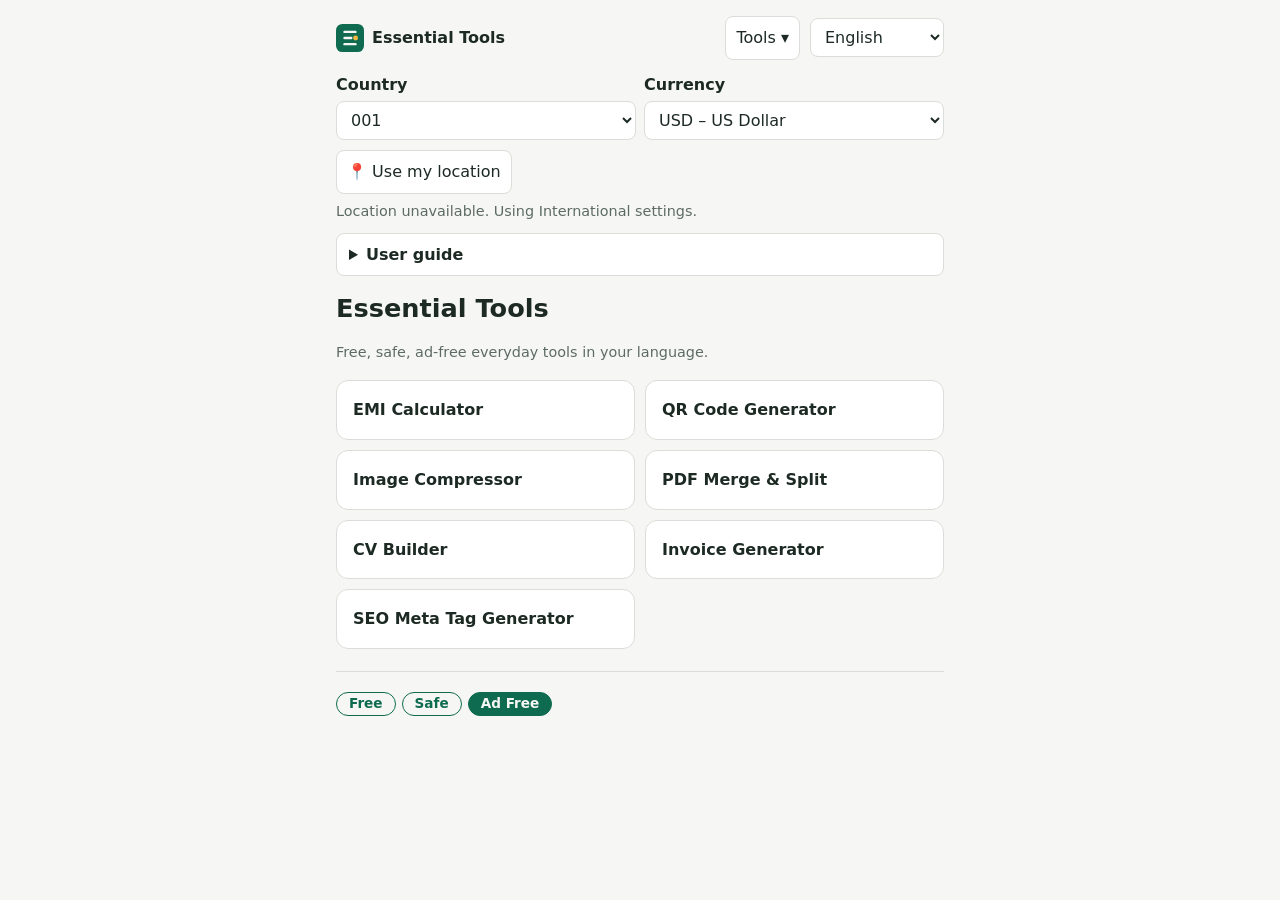
<file: index.html>
<!doctype html>
<html lang="en">
<head>
<meta charset="utf-8">
<meta name="viewport" content="width=device-width, initial-scale=1, viewport-fit=cover">
<title>Essential Tools</title>
<link rel="stylesheet" href="common.css">
</head>
<body>
<main>
<div id="et-top"></div>
<h1 id="t"></h1>
<p class="mu" id="tag"></p>
<div class="grid" id="grid"></div>
<div id="et-bottom"></div>
</main>
<script src="common.js"></script>
<script>
const S2={
en:"Free, safe, ad-free everyday tools in your language.|Pick a tool below. Language, currency and country rules follow your settings above.",
bn:"দৈনন্দিন কাজের ফ্রি, নিরাপদ ও বিজ্ঞাপনমুক্ত টুল, আপনার ভাষায়।|নিচ থেকে একটা টুল বেছে নিন। ভাষা, মুদ্রা ও দেশের নিয়ম ওপরের সেটিং অনুযায়ী চলবে।",
hi:"रोज़मर्रा के मुफ़्त, सुरक्षित और विज्ञापन-रहित टूल, आपकी भाषा में।|नीचे से कोई टूल चुनें। भाषा, मुद्रा और देश के नियम ऊपर की सेटिंग के अनुसार चलेंगे।",
ur:"روزمرہ کے مفت، محفوظ اور اشتہار سے پاک ٹولز، آپ کی زبان میں۔|نیچے سے کوئی ٹول چنیں۔ زبان، کرنسی اور ملک کے قواعد اوپر کی ترتیبات کے مطابق ہوں گے۔",
ar:"أدوات يومية مجانية وآمنة وخالية من الإعلانات بلغتك.|اختر أداة من الأسفل. تتبع اللغة والعملة وقواعد الدولة الإعدادات أعلاه.",
fa:"ابزارهای روزمره رایگان، امن و بدون تبلیغ، به زبان شما.|یک ابزار از پایین انتخاب کنید. زبان، ارز و قوانین کشور طبق تنظیمات بالا است.",
tr:"Günlük hayat için ücretsiz, güvenli ve reklamsız araçlar, kendi dilinizde.|Aşağıdan bir araç seçin. Dil, para birimi ve ülke kuralları yukarıdaki ayarlara uyar.",
zh:"免费、安全、无广告的日常工具，支持您的语言。|请从下方选择工具。语言、货币和国家规则将遵循上方设置。",
ja:"無料・安全・広告なしの日常ツールを、あなたの言語で。|下からツールを選んでください。言語・通貨・国のルールは上の設定に従います。",
ko:"무료, 안전, 광고 없는 생활 도구를 당신의 언어로.|아래에서 도구를 선택하세요. 언어, 통화, 국가별 규칙은 위 설정을 따릅니다.",
ru:"Бесплатные, безопасные инструменты без рекламы на вашем языке.|Выберите инструмент ниже. Язык, валюта и правила страны зависят от настроек выше.",
es:"Herramientas cotidianas gratuitas, seguras y sin anuncios, en tu idioma.|Elige una herramienta abajo. El idioma, la moneda y las reglas del país siguen tus ajustes.",
fr:"Des outils du quotidien gratuits, sûrs et sans publicité, dans votre langue.|Choisissez un outil ci-dessous. La langue, la devise et les règles du pays suivent vos réglages.",
de:"Kostenlose, sichere und werbefreie Alltagstools in Ihrer Sprache.|Wählen Sie unten ein Tool. Sprache, Währung und Länderregeln folgen Ihren Einstellungen.",
pt:"Ferramentas do dia a dia gratuitas, seguras e sem anúncios, no seu idioma.|Escolha uma ferramenta abaixo. Idioma, moeda e regras do país seguem suas configurações.",
it:"Strumenti quotidiani gratuiti, sicuri e senza pubblicità, nella tua lingua.|Scegli uno strumento qui sotto. Lingua, valuta e regole del paese seguono le tue impostazioni.",
nl:"Gratis, veilige en advertentievrije hulpmiddelen voor elke dag, in uw taal.|Kies hieronder een hulpmiddel. Taal, valuta en landregels volgen uw instellingen.",
pl:"Darmowe, bezpieczne narzędzia na co dzień, bez reklam, w Twoim języku.|Wybierz narzędzie poniżej. Język, waluta i zasady kraju zależą od ustawień powyżej.",
uk:"Безкоштовні, безпечні інструменти без реклами вашою мовою.|Оберіть інструмент нижче. Мова, валюта та правила країни залежать від налаштувань вище.",
id:"Alat sehari-hari gratis, aman, dan bebas iklan dalam bahasa Anda.|Pilih alat di bawah. Bahasa, mata uang, dan aturan negara mengikuti pengaturan di atas.",
ms:"Alat harian percuma, selamat dan bebas iklan dalam bahasa anda.|Pilih alat di bawah. Bahasa, mata wang dan peraturan negara mengikut tetapan di atas.",
th:"เครื่องมือใช้งานประจำวัน ฟรี ปลอดภัย ไม่มีโฆษณา ในภาษาของคุณ|เลือกเครื่องมือด้านล่าง ภาษา สกุลเงิน และกฎของประเทศจะเป็นไปตามการตั้งค่าด้านบน",
vi:"Công cụ hằng ngày miễn phí, an toàn, không quảng cáo, bằng ngôn ngữ của bạn.|Chọn một công cụ bên dưới. Ngôn ngữ, tiền tệ và quy tắc quốc gia theo cài đặt phía trên.",
ta:"உங்கள் மொழியில் இலவச, பாதுகாப்பான, விளம்பரமில்லாத தினசரி கருவிகள்.|கீழே ஒரு கருவியைத் தேர்ந்தெடுக்கவும். மொழி, நாணயம், நாட்டு விதிகள் மேலுள்ள அமைப்புகளைப் பின்பற்றும்.",
te:"మీ భాషలో ఉచిత, సురక్షిత, ప్రకటనలు లేని రోజువారీ సాధనాలు.|కింద ఒక సాధనాన్ని ఎంచుకోండి. భాష, కరెన్సీ, దేశ నియమాలు పై సెట్టింగ్‌లను అనుసరిస్తాయి.",
mr:"तुमच्या भाषेत मोफत, सुरक्षित आणि जाहिरातमुक्त रोजची साधने.|खालून एक साधन निवडा. भाषा, चलन आणि देशाचे नियम वरील सेटिंगनुसार चालतील.",
ne:"तपाईंको भाषामा निःशुल्क, सुरक्षित र विज्ञापनरहित दैनिक उपकरणहरू।|तल एउटा उपकरण छान्नुहोस्। भाषा, मुद्रा र देशका नियम माथिको सेटिङ अनुसार चल्छन्।",
si:"ඔබේ භාෂාවෙන් නොමිලේ, ආරක්ෂිත, දැන්වීම් රහිත එදිනෙදා මෙවලම්.|පහතින් මෙවලමක් තෝරන්න. භාෂාව, මුදල් සහ රටේ නීති ඉහත සැකසුම් අනුගමනය කරයි.",
sw:"Zana za kila siku zisizo na malipo, salama na zisizo na matangazo, kwa lugha yako.|Chagua zana hapa chini. Lugha, sarafu na kanuni za nchi hufuata mipangilio iliyo juu.",
he:"כלים יומיומיים חינמיים, בטוחים וללא פרסומות בשפה שלכם.|בחרו כלי למטה. השפה, המטבע וכללי המדינה נקבעים לפי ההגדרות למעלה.",
el:"Δωρεάν, ασφαλή εργαλεία καθημερινής χρήσης χωρίς διαφημίσεις, στη γλώσσα σας.|Επιλέξτε ένα εργαλείο παρακάτω. Γλώσσα, νόμισμα και κανόνες χώρας ακολουθούν τις ρυθμίσεις πάνω.",
sv:"Gratis, säkra och reklamfria vardagsverktyg på ditt språk.|Välj ett verktyg nedan. Språk, valuta och landsregler följer inställningarna ovan."};
const $=id=>document.getElementById(id);
function labels(){
$("t").textContent="Essential Tools";document.title="Essential Tools";
$("tag").textContent=ET.t2(0);
$("grid").innerHTML=ET.tools.map(t=>'<a class="card" href="'+t[0]+'">'+ET.title(t)+'</a>').join("");}
ET.start({id:"home",file:"index.html",S:{en:"Essential Tools"},S2,labels,guide:()=>ET.t2(1),history:false});
</script>
</body>
</html>
</file>
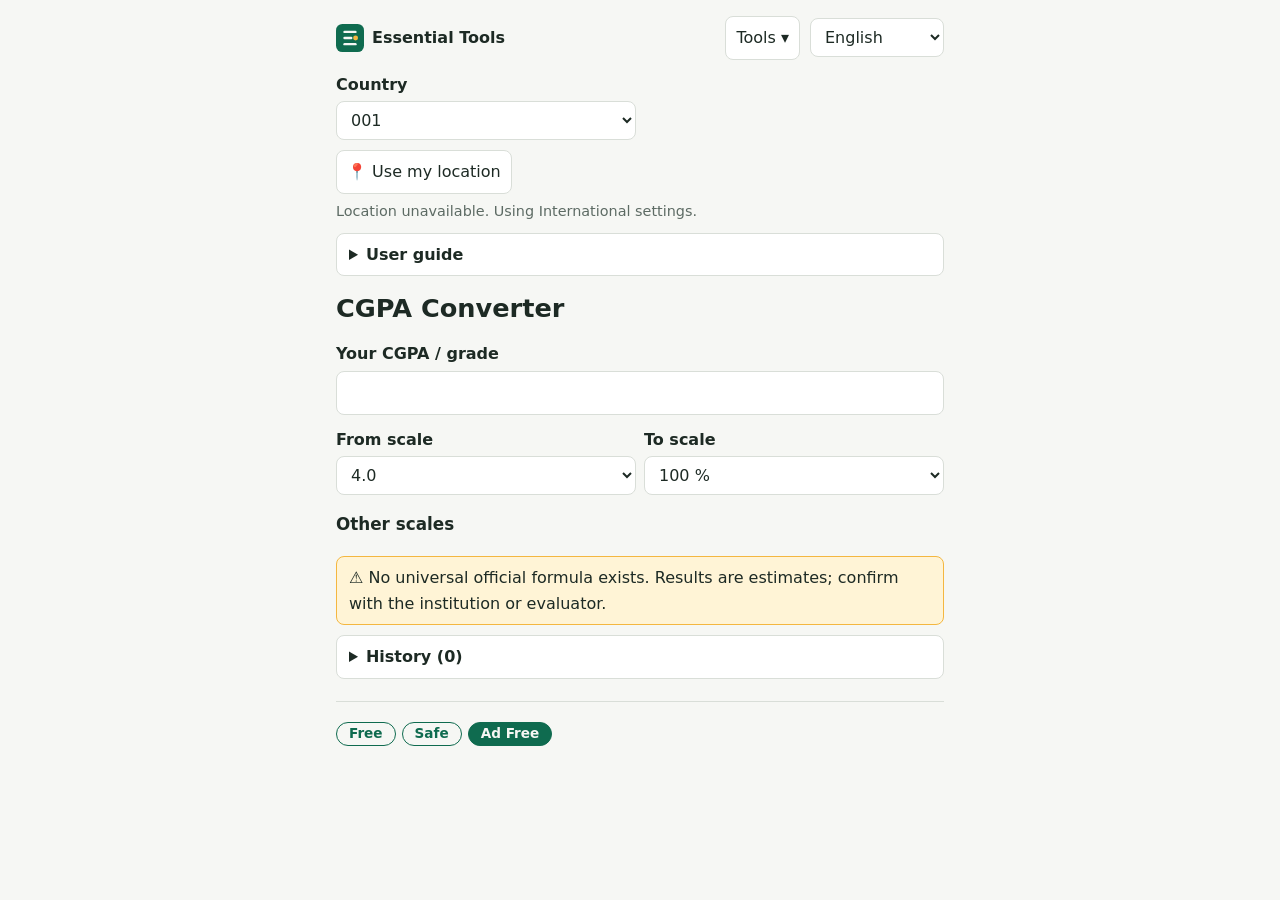
<file: cgpa.html>
<!doctype html>
<html lang="en">
<head>
<meta charset="utf-8">
<meta name="viewport" content="width=device-width, initial-scale=1, viewport-fit=cover">
<title>CGPA Converter | Essential Tools</title>
<link rel="stylesheet" href="common.css">
<style>input[type=checkbox]{width:auto;margin-inline-end:6px}.ck{font-weight:400;display:flex;align-items:center}.big{font-size:2rem;font-weight:700;color:var(--ac);margin:14px 0 4px;word-break:break-word}.res{list-style:none;padding:0;margin:8px 0}.res li{display:flex;justify-content:space-between;padding:6px 12px;border:1px solid var(--ln);border-radius:8px;background:var(--sf);margin:5px 0}.cls{font-weight:600}</style>
</head>
<body>
<main>
<div id="et-top"></div>
<h1 id="t"></h1>
<label for="g" id="l_g"></label><input id="g" inputmode="decimal" autocomplete="off">
<div class="set"><div><label for="fs" id="l_f"></label><select id="fs"></select></div><div><label for="ts" id="l_t"></label><select id="ts"></select></div></div>
<label class="ck" id="cb" hidden><input type="checkbox" id="cbx">CBSE: % = CGPA × 9.5</label>
<div class="big" id="big" role="status" aria-live="polite" dir="auto"></div>
<p class="cls" id="cl" dir="auto"></p>
<h2 id="h_o" style="font-size:1.05rem;margin:14px 0 0"></h2>
<ul class="res" id="out"></ul>
<p class="mu" id="sc" dir="auto"></p>
<div id="et-bottom"></div>
</main>
<script src="common.js"></script>
<script>
/* Strings, in this order: 0 title | 1 Your CGPA / grade | 2 From scale | 3 To scale | 4 Other scales | 5 Warning | 6 Guide | 7 Above maximum */
const S={
en:"CGPA Converter|Your CGPA / grade|From scale|To scale|Other scales|No universal official formula exists. Results are estimates; confirm with the institution or evaluator.|Enter your CGPA, choose its scale, then the scale to convert to.|Value is above the scale maximum.",
bn:"CGPA কনভার্টার|আপনার CGPA / গ্রেড|যে স্কেল থেকে|যে স্কেলে|অন্যান্য স্কেল|সর্বজনীন কোনো সরকারি সূত্র নেই। ফলাফল আনুমানিক; প্রতিষ্ঠান বা মূল্যায়ন সংস্থার সাথে নিশ্চিত হোন।|আপনার CGPA দিন, তার স্কেল বেছে নিন, তারপর যে স্কেলে রূপান্তর করবেন সেটি বেছে নিন।|মান স্কেলের সর্বোচ্চ সীমার বেশি।",
hi:"CGPA कन्वर्टर|आपका CGPA / ग्रेड|किस स्केल से|किस स्केल में|अन्य स्केल|कोई सार्वभौमिक आधिकारिक सूत्र नहीं है। परिणाम अनुमानित हैं; संस्थान या मूल्यांकनकर्ता से पुष्टि करें।|अपना CGPA दें, उसका स्केल चुनें, फिर जिस स्केल में बदलना है उसे चुनें।|मान स्केल की अधिकतम सीमा से अधिक है।",
ur:"CGPA کنورٹر|آپ کا CGPA / گریڈ|کس اسکیل سے|کس اسکیل میں|دیگر اسکیلز|کوئی عالمگیر سرکاری فارمولا موجود نہیں۔ نتائج تخمینی ہیں؛ ادارے یا جانچ کنندہ سے تصدیق کریں۔|اپنا CGPA درج کریں، اس کا اسکیل چنیں، پھر جس اسکیل میں بدلنا ہے وہ چنیں۔|قدر اسکیل کی زیادہ سے زیادہ حد سے زیادہ ہے۔",
ar:"محوّل المعدل التراكمي|معدلك التراكمي / درجتك|من المقياس|إلى المقياس|مقاييس أخرى|لا توجد صيغة رسمية موحدة. النتائج تقديرية؛ تأكد من الجامعة أو جهة التقييم.|أدخل معدلك التراكمي، واختر مقياسه، ثم المقياس المراد التحويل إليه.|القيمة أعلى من الحد الأقصى للمقياس.",
fa:"مبدل معدل کل (CGPA)|معدل / نمره شما|از مقیاس|به مقیاس|مقیاس‌های دیگر|فرمول رسمی جهانی وجود ندارد. نتایج تقریبی است؛ با مؤسسه یا ارزیاب تأیید کنید.|معدل خود را وارد کنید، مقیاس آن را انتخاب کنید، سپس مقیاس مقصد را برگزینید.|مقدار از حداکثر مقیاس بیشتر است.",
tr:"CGPA Dönüştürücü|CGPA / notunuz|Kaynak ölçek|Hedef ölçek|Diğer ölçekler|Evrensel resmî bir formül yoktur. Sonuçlar tahminidir; kurum veya değerlendirme kuruluşuyla doğrulayın.|CGPA’nızı girin, ölçeğini seçin, ardından dönüştürülecek ölçeği seçin.|Değer ölçeğin üst sınırını aşıyor.",
zh:"绩点转换器|您的绩点/成绩|原评分制|目标评分制|其他评分制|不存在通用的官方公式，结果仅为估算，请向院校或认证机构确认。|输入您的绩点，选择其评分制，再选择要转换到的评分制。|数值超过该评分制的最大值。",
ja:"GPA換算ツール|あなたのGPA／成績|換算元の尺度|換算先の尺度|他の尺度|公式な共通換算式はありません。結果は概算です。大学や評価機関にご確認ください。|GPAを入力し、その尺度と換算先の尺度を選んでください。|値が尺度の上限を超えています。",
ko:"학점 변환기|내 학점/성적|변환 전 척도|변환 후 척도|다른 척도|공식적인 공통 환산식은 없습니다. 결과는 추정치이며 학교나 평가기관에 확인하세요.|학점을 입력하고 척도를 고른 뒤 변환할 척도를 선택하세요.|값이 척도의 최댓값을 넘습니다.",
ru:"Конвертер среднего балла|Ваш средний балл / оценка|Из шкалы|В шкалу|Другие шкалы|Единой официальной формулы нет. Результат приблизителен; уточните в вузе или оценочной организации.|Введите средний балл, выберите его шкалу, затем шкалу для перевода.|Значение выше максимума шкалы.",
es:"Conversor de promedio (CGPA)|Tu promedio / nota|Escala de origen|Escala de destino|Otras escalas|No existe una fórmula oficial universal. Los resultados son estimados; confirma con la institución o el evaluador.|Introduce tu promedio, elige su escala y luego la escala a la que convertir.|El valor supera el máximo de la escala.",
fr:"Convertisseur de moyenne (CGPA)|Votre moyenne / note|Échelle de départ|Échelle d’arrivée|Autres échelles|Il n’existe pas de formule officielle universelle. Résultats estimatifs; vérifiez auprès de l’établissement ou de l’évaluateur.|Saisissez votre moyenne, choisissez son échelle, puis l’échelle de conversion.|La valeur dépasse le maximum de l’échelle.",
de:"Notendurchschnitt-Umrechner (CGPA)|Ihr Durchschnitt / Ihre Note|Von Skala|Zu Skala|Andere Skalen|Es gibt keine einheitliche offizielle Formel. Ergebnisse sind Schätzungen; bei der Hochschule oder Anerkennungsstelle bestätigen.|Durchschnitt eingeben, seine Skala wählen, dann die Zielskala wählen.|Wert liegt über dem Maximum der Skala.",
pt:"Conversor de CGPA|Seu CGPA / nota|Escala de origem|Escala de destino|Outras escalas|Não há fórmula oficial universal. Resultados são estimativas; confirme com a instituição ou avaliador.|Informe seu CGPA, escolha a escala e depois a escala de destino.|O valor excede o máximo da escala.",
it:"Convertitore di media (CGPA)|La tua media / voto|Scala di partenza|Scala di arrivo|Altre scale|Non esiste una formula ufficiale universale. Risultati indicativi; conferma con l’istituzione o il valutatore.|Inserisci la tua media, scegli la scala e poi quella di destinazione.|Il valore supera il massimo della scala.",
nl:"CGPA-omzetter|Uw gemiddelde / cijfer|Van schaal|Naar schaal|Andere schalen|Er is geen universele officiële formule. Resultaten zijn schattingen; bevestig bij de instelling of beoordelaar.|Voer uw gemiddelde in, kies de schaal en daarna de doelschaal.|Waarde is hoger dan het maximum van de schaal.",
pl:"Przelicznik CGPA|Twoja średnia / ocena|Ze skali|Na skalę|Inne skale|Brak uniwersalnego oficjalnego wzoru. Wyniki są szacunkowe; potwierdź w uczelni lub u oceniającego.|Wpisz średnią, wybierz jej skalę, a potem skalę docelową.|Wartość przekracza maksimum skali.",
uk:"Конвертер середнього балу|Ваш середній бал / оцінка|Зі шкали|У шкалу|Інші шкали|Універсальної офіційної формули немає. Результат орієнтовний; уточніть у закладі чи оцінювача.|Введіть середній бал, виберіть його шкалу, потім шкалу для перетворення.|Значення перевищує максимум шкали.",
id:"Konverter IPK/CGPA|IPK / nilai Anda|Dari skala|Ke skala|Skala lain|Tidak ada rumus resmi universal. Hasil hanya perkiraan; konfirmasi ke institusi atau penilai.|Masukkan IPK Anda, pilih skalanya, lalu skala tujuan.|Nilai melebihi batas maksimum skala.",
ms:"Penukar CGPA|CGPA / gred anda|Dari skala|Ke skala|Skala lain|Tiada formula rasmi universal. Hasil ialah anggaran; sahkan dengan institusi atau penilai.|Masukkan CGPA anda, pilih skalanya, kemudian skala tujuan.|Nilai melebihi had maksimum skala.",
th:"ตัวแปลงเกรดเฉลี่ย (CGPA)|เกรดเฉลี่ย / เกรดของคุณ|จากมาตราส่วน|เป็นมาตราส่วน|มาตราส่วนอื่น|ไม่มีสูตรทางการที่ใช้ได้ทั่วโลก ผลลัพธ์เป็นค่าประมาณ โปรดยืนยันกับสถาบันหรือผู้ประเมิน|ใส่เกรดเฉลี่ย เลือกมาตราส่วนของเกรด แล้วเลือกมาตราส่วนที่ต้องการแปลง|ค่าสูงกว่าค่าสูงสุดของมาตราส่วน",
vi:"Công cụ quy đổi điểm trung bình (CGPA)|Điểm trung bình / điểm của bạn|Từ thang điểm|Sang thang điểm|Thang điểm khác|Không có công thức chính thức chung. Kết quả chỉ là ước tính; hãy xác nhận với trường hoặc đơn vị đánh giá.|Nhập điểm trung bình, chọn thang điểm, rồi chọn thang điểm cần quy đổi.|Giá trị vượt quá mức tối đa của thang điểm.",
ta:"CGPA மாற்றி|உங்கள் CGPA / தரம்|எந்த அளவிலிருந்து|எந்த அளவுக்கு|பிற அளவுகள்|உலகளாவிய அதிகாரப்பூர்வ சூத்திரம் இல்லை. முடிவுகள் மதிப்பீடுகளே; நிறுவனம் அல்லது மதிப்பீட்டாளரிடம் உறுதிசெய்யுங்கள்.|உங்கள் CGPA-ஐ உள்ளிட்டு, அதன் அளவைத் தேர்ந்து, மாற்ற வேண்டிய அளவைத் தேர்ந்தெடுங்கள்.|மதிப்பு அளவின் அதிகபட்சத்தை மீறுகிறது.",
te:"CGPA కన్వర్టర్|మీ CGPA / గ్రేడ్|ఏ స్కేల్ నుండి|ఏ స్కేల్‌కు|ఇతర స్కేల్‌లు|సార్వత్రిక అధికారిక సూత్రం లేదు. ఫలితాలు అంచనాలే; సంస్థ లేదా మూల్యాంకన సంస్థతో నిర్ధారించుకోండి.|మీ CGPA నమోదు చేసి, దాని స్కేల్ ఎంచుకుని, మార్చాల్సిన స్కేల్ ఎంచుకోండి.|విలువ స్కేల్ గరిష్ఠాన్ని మించింది.",
mr:"CGPA कन्वर्टर|तुमचा CGPA / ग्रेड|कोणत्या स्केलमधून|कोणत्या स्केलमध्ये|इतर स्केल|सार्वत्रिक अधिकृत सूत्र नाही. निकाल अंदाजे आहेत; संस्था किंवा मूल्यांकनकर्त्याकडे खात्री करा.|तुमचा CGPA टाका, त्याचा स्केल निवडा, मग रूपांतर करायचा स्केल निवडा.|मूल्य स्केलच्या कमाल मर्यादेपेक्षा जास्त आहे.",
ne:"CGPA कन्भर्टर|तपाईंको CGPA / ग्रेड|कुन स्केलबाट|कुन स्केलमा|अन्य स्केल|विश्वव्यापी आधिकारिक सूत्र छैन। नतिजा अनुमानित हुन्; संस्था वा मूल्यांकनकर्तासँग पुष्टि गर्नुहोस्।|आफ्नो CGPA राख्नुहोस्, त्यसको स्केल छान्नुहोस्, अनि रूपान्तरण गर्ने स्केल छान्नुहोस्।|मान स्केलको अधिकतम सीमाभन्दा बढी छ।",
si:"CGPA පරිවර්තකය|ඔබේ CGPA / ශ්‍රේණිය|මෙම පරිමාණයෙන්|මෙම පරිමාණයට|වෙනත් පරිමාණ|විශ්වීය නිල සූත්‍රයක් නැත. ප්‍රතිඵල ඇස්තමේන්තු පමණි; ආයතනය හෝ ඇගයුම්කරුගෙන් තහවුරු කරගන්න.|ඔබේ CGPA ඇතුළත් කර, එහි පරිමාණය තෝරා, පරිවර්තනය කළ යුතු පරිමාණය තෝරන්න.|අගය පරිමාණයේ උපරිමය ඉක්මවයි.",
sw:"Kigeuza CGPA|CGPA / daraja lako|Kutoka kipimo|Kwenda kipimo|Vipimo vingine|Hakuna kanuni rasmi ya kimataifa. Matokeo ni makadirio; thibitisha na taasisi au mtathmini.|Weka CGPA yako, chagua kipimo chake, kisha kipimo cha kubadilishia.|Thamani ni kubwa kuliko kiwango cha juu cha kipimo.",
he:"ממיר ממוצע (CGPA)|הממוצע / הציון שלך|מסולם|לסולם|סולמות אחרים|אין נוסחה רשמית אוניברסלית. התוצאות הן הערכה; אשרו מול המוסד או גוף ההערכה.|הזינו את הממוצע, בחרו את הסולם שלו ואז את סולם היעד.|הערך גבוה ממקסימום הסולם.",
el:"Μετατροπέας βαθμού (CGPA)|Ο μέσος όρος / βαθμός σας|Από κλίμακα|Σε κλίμακα|Άλλες κλίμακες|Δεν υπάρχει καθολικός επίσημος τύπος. Τα αποτελέσματα είναι εκτιμήσεις· επιβεβαιώστε με το ίδρυμα.|Εισάγετε τον μέσο όρο, επιλέξτε την κλίμακα και μετά την κλίμακα μετατροπής.|Η τιμή υπερβαίνει το μέγιστο της κλίμακας.",
sv:"CGPA-omvandlare|Ditt snittbetyg / betyg|Från skala|Till skala|Andra skalor|Det finns ingen universell officiell formel. Resultaten är uppskattningar; bekräfta med lärosätet eller bedömaren.|Ange ditt snitt, välj dess skala och sedan målskalan.|Värdet är över skalans maximum."};
const $=id=>document.getElementById(id),T=k=>ET.t(k);
/* scale maximums. 100 = percentage. Conversion is proportional (value / max); there is no official universal formula. */
const SC=[4,4.5,5,7,10,20,100],LB={100:"100 %"};
const lb=s=>LB[s]||(Number.isInteger(s)&&s>=10?String(s):s.toFixed(1));
/* default "from" scale per country; "to" defaults to 4.0 (or 100 % when from is 4.0). Local scales are numbers, shown as written. */
const P={BD:4,IN:10,PK:4,NP:4,LK:4,US:4,CA:4,GB:100,IE:100,AU:7,FR:20,NL:10,ES:10,RU:5,CN:100,JP:4,KR:4.5,TR:4,SA:5,ZA:100,NG:5};
/* scales commonly used locally (numbers and proper terms only) */
const I={BD:"5.0 · 4.0",IN:"10 · 100 %",PK:"4.0 · 100 %",NP:"4.0 · 100 %",LK:"4.0",US:"4.0",CA:"4.0 · 100 %",GB:"100 % · First · 2:1 · 2:2 · Third",IE:"4.0 · 100 %",AU:"7.0",FR:"20",NL:"10",ES:"10",RU:"5",CN:"100 % · 4.0",JP:"4.0",KR:"4.5 · 4.3",TR:"4.0 · 100 %",SA:"5.0 · 4.0",NG:"5.0"};
let D={g:"",f:4,t:100,ov:0};
function num(v){let s=String(v||"").trim().replace(/\s/g,"");
s=s.replace(/[\u0660-\u0669]/g,c=>c.charCodeAt(0)-0x660).replace(/[\u06F0-\u06F9]/g,c=>c.charCodeAt(0)-0x6F0).replace(/[\u0966-\u096F]/g,c=>c.charCodeAt(0)-0x966).replace(/[\u09E6-\u09EF]/g,c=>c.charCodeAt(0)-0x9E6);
if(s.includes(",")&&s.includes("."))s=s.replace(/,/g,"");else s=s.replace(",",".");
const n=parseFloat(s);return isFinite(n)&&n>=0?n:0}
const nf=x=>{try{return new Intl.NumberFormat(ET.state.lang,{minimumFractionDigits:2,maximumFractionDigits:2}).format(x)}catch(e){return x.toFixed(2)}};
const fmt=(x,s)=>nf(x)+(s===100?" %":"");
const cbse=()=>ET.state.country==="IN"&&D.f===10&&$("cbx").checked;
function draw(){
const big=$("big"),out=$("out"),cl=$("cl");out.replaceChildren();cl.textContent="";
$("cb").hidden=!(ET.state.country==="IN"&&D.f===10);
const v=num(D.g);
if(!v){big.textContent="";return}
if(v>D.f){big.textContent=T(7);return}
const pct=cbse()?v*9.5:v/D.f*100,r=pct/100*D.t;
big.textContent=fmt(r,D.t);
SC.filter(s=>s!==D.t&&s!==D.f).forEach(s=>{const li=document.createElement("li"),a=document.createElement("span"),b=document.createElement("span");a.textContent=lb(s);b.textContent=fmt(pct/100*s,s);li.append(a,b);out.appendChild(li)});
if(ET.state.country==="GB"){cl.textContent="🎓 "+(pct>=70?"First":pct>=60?"2:1":pct>=50?"2:2":pct>=40?"Third":"–")}
ET.log(fmt(v,D.f)+" ("+lb(D.f)+") = "+fmt(r,D.t)+" ("+lb(D.t)+")")}
function fill(){
const opts=SC.map(s=>'<option value="'+s+'">'+lb(s)+"</option>").join("");
$("fs").innerHTML=opts;$("ts").innerHTML=opts;$("fs").value=D.f;$("ts").value=D.t}
function labels(){
$("t").textContent=T(0);document.title=T(0)+" | Essential Tools";
$("l_g").textContent=T(1);$("l_f").textContent=T(2);$("l_t").textContent=T(3);$("h_o").textContent=T(4);
if(!D.ov){D.f=P[ET.state.country]||4;D.t=D.f===4?100:4}
$("sc").textContent=I[ET.state.country]?"📘 "+I[ET.state.country]:"";
fill();draw()}
$("g").oninput=e=>{D.g=e.target.value;draw()};
$("fs").onchange=e=>{D.f=+e.target.value;D.ov=1;draw()};
$("ts").onchange=e=>{D.t=+e.target.value;D.ov=1;draw()};
$("cbx").onchange=draw;
ET.start({id:"cgpa",file:"cgpa.html",S,labels,guide:()=>T(6),warn:()=>T(5),currency:false});
</script>
</body>
</html>
</file>
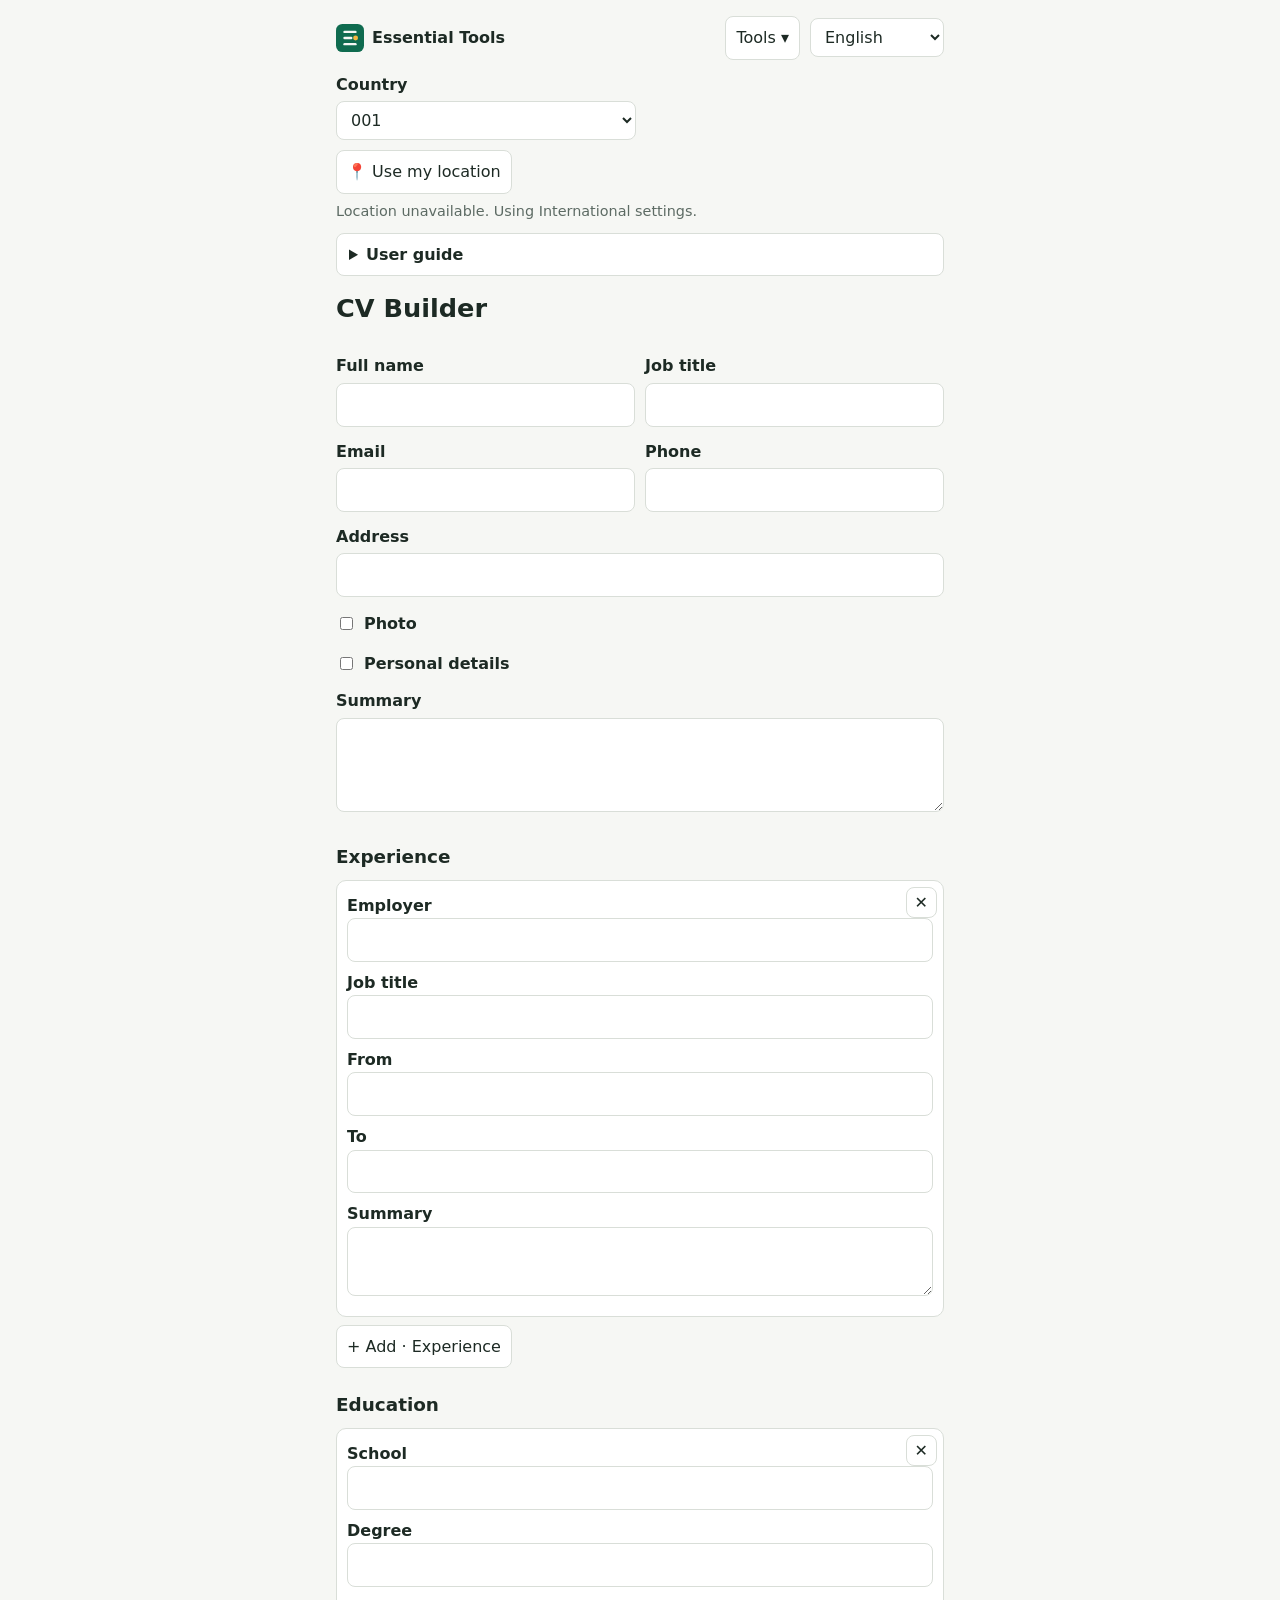
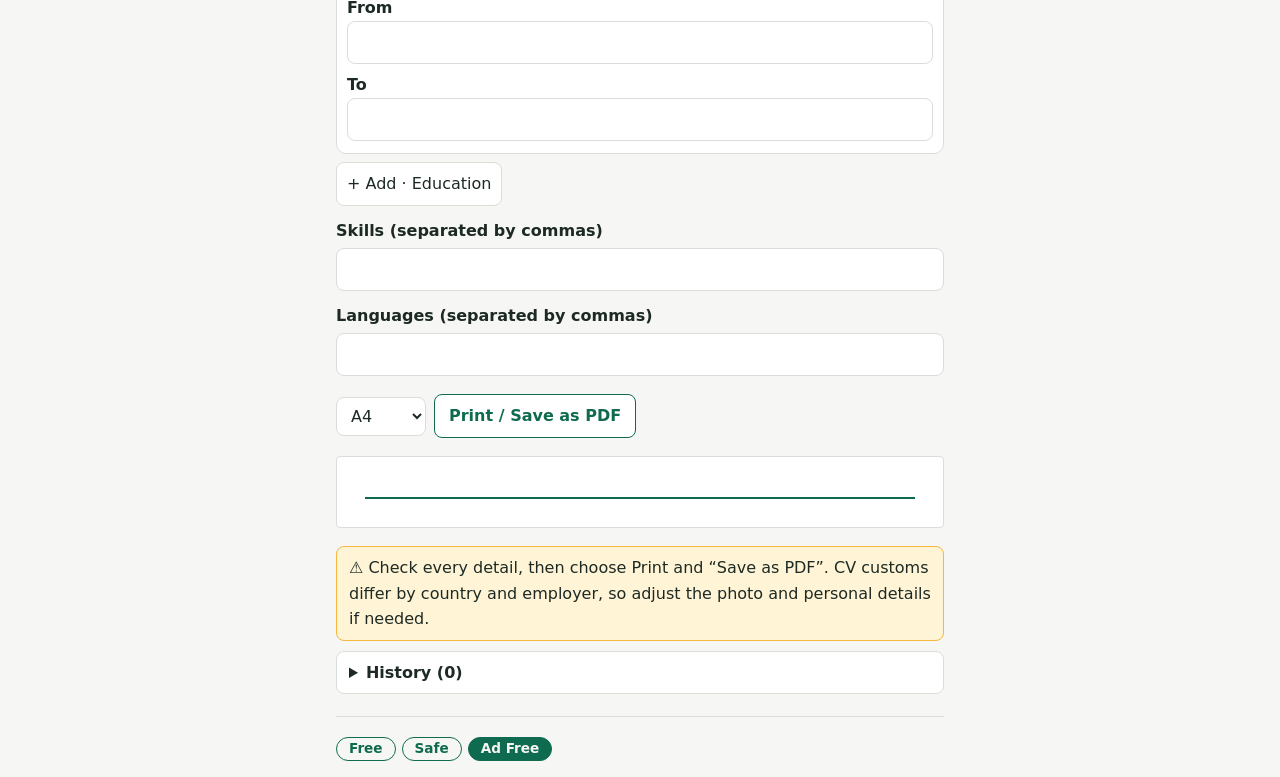
<file: cv.html>
<!doctype html>
<html lang="en">
<head>
<meta charset="utf-8">
<meta name="viewport" content="width=device-width, initial-scale=1, viewport-fit=cover">
<title>CV Builder | Essential Tools</title>
<link rel="stylesheet" href="common.css">
<style id="pg">@page{size:A4;margin:12mm}</style>
<style>
.g2{display:grid;grid-template-columns:1fr 1fr;gap:0 10px}
@media (max-width:520px){.g2{grid-template-columns:1fr}}
textarea{width:100%;font:inherit;color:var(--tx);background:var(--sf);border:1px solid var(--ln);border-radius:8px;padding:8px 10px}
.chk{display:flex;gap:8px;align-items:center;font-weight:600}
.chk input{width:auto}
h2.sh{font-size:1.15rem;margin:22px 0 4px}
.entry{position:relative;border:1px solid var(--ln);border-radius:10px;padding:4px 10px 10px;margin:8px 0;background:var(--sf)}
.entry label{margin:8px 0 2px}
.rm{position:absolute;top:6px;inset-inline-end:6px;padding:2px 8px}
.bar2{display:flex;gap:8px;flex-wrap:wrap;align-items:center;margin:18px 0}
.bar2 select{width:auto}
.paper{background:#fff;color:#111;border:1px solid var(--ln);border-radius:4px;padding:28px;margin:18px auto;line-height:1.45;font-size:14px}
.paper.a4{max-width:794px}.paper.lt{max-width:816px}
.paper .hd{display:flex;gap:18px;align-items:center;border-bottom:2px solid #0f6b4f;padding-bottom:12px}
.paper .ph{width:96px;height:120px;object-fit:cover;border-radius:4px}
.paper .nm{font-size:26px;margin:0;line-height:1.2}
.paper .jb{font-size:16px;color:#0f6b4f;font-weight:600}
.paper .mt{color:#444;font-size:13px}
.paper h3{font-size:14px;text-transform:uppercase;letter-spacing:.06em;color:#0f6b4f;border-bottom:1px solid #ccc;margin:16px 0 6px;padding-bottom:2px}
.paper .rw{display:flex;justify-content:space-between;gap:12px}
.paper .dt{color:#555;white-space:nowrap}
.paper .tx{margin:2px 0 8px;white-space:pre-line}
.paper .en{margin-bottom:6px}
@media print{
body{background:#fff}
#et-top,#et-bottom,.form,h1{display:none!important}
main{padding:0;max-width:none}
.paper{border:0;border-radius:0;padding:0;margin:0;max-width:none;font-size:12pt}
}
</style>
</head>
<body>
<main>
<div id="et-top"></div>
<h1 id="t"></h1>
<div class="form">
<div class="g2"><div><label for="fn" id="l_fn"></label><input id="fn" autocomplete="name"></div><div><label for="jt" id="l_jt"></label><input id="jt"></div></div>
<div class="g2"><div><label for="em" id="l_em"></label><input id="em" type="email" autocomplete="email"></div><div><label for="ph" id="l_ph"></label><input id="ph" type="tel" autocomplete="tel"></div></div>
<label for="ad" id="l_ad"></label><input id="ad" autocomplete="street-address">
<label class="chk" style="margin-top:14px"><input type="checkbox" id="pp"><span id="lpp"></span></label>
<input type="file" id="pf" accept="image/*" hidden>
<label class="chk" style="margin-top:14px"><input type="checkbox" id="pd"><span id="lpd"></span></label>
<div id="pw" hidden><div class="g2"><div><label for="dob" id="l_dob"></label><input id="dob" type="date"></div><div><label for="nat" id="l_nat"></label><input id="nat"></div></div>
<label for="mar" id="l_mar"></label><input id="mar"></div>
<label for="su" id="l_su"></label><textarea id="su" rows="3"></textarea>
<h2 class="sh" id="h12"></h2><div id="exl"></div><button type="button" id="adx"></button>
<h2 class="sh" id="h13"></h2><div id="edl"></div><button type="button" id="ade"></button>
<label for="sk" id="l_sk"></label><input id="sk">
<label for="la" id="l_la"></label><input id="la">
<div class="bar2"><select id="pa"><option value="A4">A4</option><option value="Letter">Letter</option></select><button type="button" class="btn" id="pr"></button></div>
</div>
<div class="paper a4" id="cv"></div>
<div id="et-bottom"></div>
</main>
<script src="common.js"></script>
<script>
const S={
en:"CV Builder|Full name|Job title|Email|Phone|Address|Personal details|Date of birth|Nationality|Marital status|Photo|Summary|Experience|Education|Skills (separated by commas)|Languages (separated by commas)|Add|Employer|School|Degree|From|To|Print / Save as PDF|Check every detail, then choose Print and “Save as PDF”. CV customs differ by country and employer, so adjust the photo and personal details if needed.",
bn:"সিভি বিল্ডার|পুরো নাম|পদবি|ইমেইল|ফোন|ঠিকানা|ব্যক্তিগত তথ্য|জন্ম তারিখ|জাতীয়তা|বৈবাহিক অবস্থা|ছবি|সারসংক্ষেপ|অভিজ্ঞতা|শিক্ষা|দক্ষতা (কমা দিয়ে আলাদা করুন)|ভাষা (কমা দিয়ে আলাদা করুন)|যোগ করুন|নিয়োগকর্তা|প্রতিষ্ঠান|ডিগ্রি|শুরু|শেষ|প্রিন্ট / PDF হিসেবে সেভ|প্রতিটি তথ্য যাচাই করুন, তারপর প্রিন্ট বেছে “Save as PDF” দিন। সিভির নিয়ম দেশ ও নিয়োগকর্তাভেদে আলাদা, তাই দরকারে ছবি ও ব্যক্তিগত তথ্য বদলে নিন।",
hi:"सीवी बिल्डर|पूरा नाम|पद|ईमेल|फ़ोन|पता|व्यक्तिगत जानकारी|जन्म तिथि|राष्ट्रीयता|वैवाहिक स्थिति|फ़ोटो|सारांश|अनुभव|शिक्षा|कौशल (कॉमा से अलग करें)|भाषाएँ (कॉमा से अलग करें)|जोड़ें|नियोक्ता|संस्थान|डिग्री|से|तक|प्रिंट / PDF सहेजें|हर जानकारी जाँचें, फिर प्रिंट चुनकर “Save as PDF” चुनें। सीवी के नियम देश और नियोक्ता के अनुसार अलग होते हैं, इसलिए ज़रूरत हो तो फ़ोटो और व्यक्तिगत जानकारी बदलें।",
ur:"سی وی بلڈر|پورا نام|عہدہ|ای میل|فون|پتہ|ذاتی تفصیلات|تاریخ پیدائش|قومیت|ازدواجی حیثیت|تصویر|خلاصہ|تجربہ|تعلیم|مہارتیں (کوما سے الگ کریں)|زبانیں (کوما سے الگ کریں)|شامل کریں|آجر|ادارہ|ڈگری|از|تک|پرنٹ / PDF محفوظ کریں|ہر تفصیل جانچ لیں، پھر پرنٹ چن کر “Save as PDF” منتخب کریں۔ سی وی کے اصول ملک اور آجر کے لحاظ سے مختلف ہوتے ہیں، اس لیے ضرورت ہو تو تصویر اور ذاتی تفصیلات بدل لیں۔",
ar:"منشئ السيرة الذاتية|الاسم الكامل|المسمى الوظيفي|البريد الإلكتروني|الهاتف|العنوان|البيانات الشخصية|تاريخ الميلاد|الجنسية|الحالة الاجتماعية|صورة|نبذة|الخبرة|التعليم|المهارات (افصل بفواصل)|اللغات (افصل بفواصل)|إضافة|جهة العمل|المؤسسة التعليمية|الدرجة العلمية|من|إلى|طباعة / حفظ بصيغة PDF|راجع كل التفاصيل ثم اختر طباعة و“Save as PDF”. تختلف أعراف السيرة الذاتية بحسب الدولة وجهة العمل، فعدّل الصورة والبيانات الشخصية عند الحاجة.",
fa:"ساخت رزومه|نام کامل|عنوان شغلی|ایمیل|تلفن|نشانی|اطلاعات شخصی|تاریخ تولد|ملیت|وضعیت تأهل|عکس|خلاصه|سوابق کاری|تحصیلات|مهارت‌ها (با ویرگول جدا کنید)|زبان‌ها (با ویرگول جدا کنید)|افزودن|کارفرما|مؤسسه|مدرک|از|تا|چاپ / ذخیره به‌صورت PDF|همه جزئیات را بررسی کنید، سپس چاپ و «Save as PDF» را انتخاب کنید. رسم رزومه در هر کشور و نزد هر کارفرما فرق دارد؛ در صورت نیاز عکس و اطلاعات شخصی را تغییر دهید.",
tr:"Özgeçmiş Oluşturucu|Ad soyad|Unvan|E-posta|Telefon|Adres|Kişisel bilgiler|Doğum tarihi|Uyruk|Medeni durum|Fotoğraf|Özet|Deneyim|Eğitim|Beceriler (virgülle ayırın)|Diller (virgülle ayırın)|Ekle|İşveren|Okul|Derece|Başlangıç|Bitiş|Yazdır / PDF olarak kaydet|Tüm bilgileri kontrol edin, sonra Yazdır’ı seçip “Save as PDF” deyin. Özgeçmiş gelenekleri ülkeye ve işverene göre değişir; gerekirse fotoğrafı ve kişisel bilgileri ayarlayın.",
zh:"简历生成器|姓名|职位|电子邮件|电话|地址|个人信息|出生日期|国籍|婚姻状况|照片|个人简介|工作经历|教育背景|技能（用逗号分隔）|语言（用逗号分隔）|添加|雇主|学校|学位|开始|结束|打印 / 另存为 PDF|请核对所有信息，然后选择打印并“Save as PDF”。各国和各雇主对简历的惯例不同，必要时请调整照片和个人信息。",
ja:"履歴書ビルダー|氏名|職種|メール|電話|住所|個人情報|生年月日|国籍|婚姻状況|写真|自己PR|職歴|学歴|スキル（カンマ区切り）|言語（カンマ区切り）|追加|勤務先|学校|学位|開始|終了|印刷 / PDFで保存|内容をすべて確認し、印刷から「Save as PDF」を選んでください。履歴書の慣習は国や企業で異なるため、必要に応じて写真や個人情報を調整してください。",
ko:"이력서 작성기|이름|직함|이메일|전화번호|주소|개인 정보|생년월일|국적|결혼 여부|사진|요약|경력|학력|기술(쉼표로 구분)|언어(쉼표로 구분)|추가|회사|학교|학위|시작|종료|인쇄 / PDF로 저장|모든 내용을 확인한 뒤 인쇄를 선택하고 “Save as PDF”를 고르세요. 이력서 관행은 국가와 회사마다 다르므로 필요하면 사진과 개인 정보를 조정하세요.",
ru:"Конструктор резюме|Полное имя|Должность|Эл. почта|Телефон|Адрес|Личные данные|Дата рождения|Гражданство|Семейное положение|Фото|О себе|Опыт работы|Образование|Навыки (через запятую)|Языки (через запятую)|Добавить|Работодатель|Учебное заведение|Степень|С|По|Печать / сохранить как PDF|Проверьте все данные, затем выберите «Печать» и «Сохранить как PDF». Традиции оформления резюме зависят от страны и работодателя, при необходимости измените фото и личные данные.",
es:"Creador de CV|Nombre completo|Puesto|Correo electrónico|Teléfono|Dirección|Datos personales|Fecha de nacimiento|Nacionalidad|Estado civil|Foto|Resumen|Experiencia|Formación|Habilidades (separadas por comas)|Idiomas (separados por comas)|Añadir|Empresa|Centro de estudios|Titulación|Desde|Hasta|Imprimir / Guardar como PDF|Revisa todos los datos y elige Imprimir y «Guardar como PDF». Las costumbres del CV varían según el país y la empresa; ajusta la foto y los datos personales si hace falta.",
fr:"Créateur de CV|Nom complet|Intitulé du poste|E-mail|Téléphone|Adresse|Informations personnelles|Date de naissance|Nationalité|Situation familiale|Photo|Résumé|Expérience|Formation|Compétences (séparées par des virgules)|Langues (séparées par des virgules)|Ajouter|Employeur|Établissement|Diplôme|Du|Au|Imprimer / Enregistrer en PDF|Vérifiez chaque détail, puis choisissez Imprimer et « Enregistrer au format PDF ». Les usages du CV varient selon le pays et l’employeur ; ajustez la photo et les informations personnelles si besoin.",
de:"Lebenslauf-Ersteller|Vollständiger Name|Berufsbezeichnung|E-Mail|Telefon|Adresse|Persönliche Angaben|Geburtsdatum|Staatsangehörigkeit|Familienstand|Foto|Profil|Berufserfahrung|Ausbildung|Kenntnisse (durch Kommas getrennt)|Sprachen (durch Kommas getrennt)|Hinzufügen|Arbeitgeber|Schule|Abschluss|Von|Bis|Drucken / Als PDF speichern|Prüfen Sie alle Angaben, wählen Sie dann Drucken und „Als PDF speichern“. Die Gepflogenheiten für Lebensläufe unterscheiden sich je nach Land und Arbeitgeber; passen Sie Foto und persönliche Angaben bei Bedarf an.",
pt:"Criador de currículo|Nome completo|Cargo|E-mail|Telefone|Endereço|Dados pessoais|Data de nascimento|Nacionalidade|Estado civil|Foto|Resumo|Experiência|Formação|Habilidades (separadas por vírgulas)|Idiomas (separados por vírgulas)|Adicionar|Empregador|Instituição|Grau|De|Até|Imprimir / Salvar como PDF|Confira todos os dados e escolha Imprimir e “Salvar como PDF”. Os costumes de currículo variam conforme o país e o empregador; ajuste a foto e os dados pessoais se necessário.",
it:"Creatore di CV|Nome completo|Posizione|E-mail|Telefono|Indirizzo|Dati personali|Data di nascita|Nazionalità|Stato civile|Foto|Profilo|Esperienza|Istruzione|Competenze (separate da virgole)|Lingue (separate da virgole)|Aggiungi|Datore di lavoro|Istituto|Titolo di studio|Da|A|Stampa / Salva come PDF|Controlla ogni dato, poi scegli Stampa e «Salva come PDF». Le consuetudini del CV cambiano in base al paese e al datore di lavoro; modifica foto e dati personali se serve.",
nl:"CV-maker|Volledige naam|Functie|E-mail|Telefoon|Adres|Persoonlijke gegevens|Geboortedatum|Nationaliteit|Burgerlijke staat|Foto|Samenvatting|Werkervaring|Opleiding|Vaardigheden (gescheiden door komma’s)|Talen (gescheiden door komma’s)|Toevoegen|Werkgever|School|Diploma|Van|Tot|Afdrukken / Opslaan als pdf|Controleer alle gegevens en kies Afdrukken en “Opslaan als pdf”. Cv-gebruiken verschillen per land en werkgever; pas foto en persoonlijke gegevens zo nodig aan.",
pl:"Kreator CV|Imię i nazwisko|Stanowisko|E-mail|Telefon|Adres|Dane osobowe|Data urodzenia|Narodowość|Stan cywilny|Zdjęcie|Podsumowanie|Doświadczenie|Wykształcenie|Umiejętności (oddzielone przecinkami)|Języki (oddzielone przecinkami)|Dodaj|Pracodawca|Szkoła|Stopień|Od|Do|Drukuj / Zapisz jako PDF|Sprawdź wszystkie dane, potem wybierz Drukuj i „Zapisz jako PDF”. Zwyczaje dotyczące CV różnią się w zależności od kraju i pracodawcy; w razie potrzeby zmień zdjęcie i dane osobowe.",
uk:"Конструктор резюме|Повне ім’я|Посада|Ел. пошта|Телефон|Адреса|Особисті дані|Дата народження|Громадянство|Сімейний стан|Фото|Про себе|Досвід роботи|Освіта|Навички (через кому)|Мови (через кому)|Додати|Роботодавець|Навчальний заклад|Ступінь|З|По|Друк / зберегти як PDF|Перевірте всі дані, потім виберіть «Друк» і «Зберегти як PDF». Звичаї щодо резюме залежать від країни та роботодавця, за потреби змініть фото й особисті дані.",
id:"Pembuat CV|Nama lengkap|Jabatan|Email|Telepon|Alamat|Data pribadi|Tanggal lahir|Kewarganegaraan|Status pernikahan|Foto|Ringkasan|Pengalaman|Pendidikan|Keahlian (pisahkan dengan koma)|Bahasa (pisahkan dengan koma)|Tambah|Perusahaan|Sekolah|Gelar|Dari|Sampai|Cetak / Simpan sebagai PDF|Periksa semua data, lalu pilih Cetak dan “Simpan sebagai PDF”. Kebiasaan CV berbeda di tiap negara dan perusahaan; ubah foto dan data pribadi jika perlu.",
ms:"Pembina CV|Nama penuh|Jawatan|E-mel|Telefon|Alamat|Maklumat peribadi|Tarikh lahir|Kewarganegaraan|Status perkahwinan|Gambar|Ringkasan|Pengalaman|Pendidikan|Kemahiran (asingkan dengan koma)|Bahasa (asingkan dengan koma)|Tambah|Majikan|Sekolah|Ijazah|Dari|Hingga|Cetak / Simpan sebagai PDF|Semak semua butiran, kemudian pilih Cetak dan “Save as PDF”. Adat resume berbeza mengikut negara dan majikan; laraskan gambar dan maklumat peribadi jika perlu.",
th:"ตัวสร้างเรซูเม่|ชื่อ-นามสกุล|ตำแหน่งงาน|อีเมล|โทรศัพท์|ที่อยู่|ข้อมูลส่วนตัว|วันเกิด|สัญชาติ|สถานภาพสมรส|รูปถ่าย|สรุปประวัติ|ประสบการณ์|การศึกษา|ทักษะ (คั่นด้วยจุลภาค)|ภาษา (คั่นด้วยจุลภาค)|เพิ่ม|นายจ้าง|สถานศึกษา|วุฒิการศึกษา|ตั้งแต่|ถึง|พิมพ์ / บันทึกเป็น PDF|ตรวจสอบทุกรายละเอียด แล้วเลือกพิมพ์และ “Save as PDF” ธรรมเนียมเรซูเม่ต่างกันตามประเทศและนายจ้าง ปรับรูปถ่ายและข้อมูลส่วนตัวได้ตามต้องการ",
vi:"Trình tạo CV|Họ và tên|Chức danh|Email|Điện thoại|Địa chỉ|Thông tin cá nhân|Ngày sinh|Quốc tịch|Tình trạng hôn nhân|Ảnh|Tóm tắt|Kinh nghiệm|Học vấn|Kỹ năng (ngăn cách bằng dấu phẩy)|Ngôn ngữ (ngăn cách bằng dấu phẩy)|Thêm|Nhà tuyển dụng|Trường|Bằng cấp|Từ|Đến|In / Lưu thành PDF|Hãy kiểm tra mọi thông tin, rồi chọn In và “Save as PDF”. Thông lệ viết CV khác nhau theo quốc gia và nhà tuyển dụng; hãy điều chỉnh ảnh và thông tin cá nhân nếu cần.",
ta:"சுயவிவர உருவாக்கி|முழுப் பெயர்|பதவி|மின்னஞ்சல்|தொலைபேசி|முகவரி|தனிப்பட்ட விவரங்கள்|பிறந்த தேதி|குடியுரிமை|திருமண நிலை|புகைப்படம்|சுருக்கம்|அனுபவம்|கல்வி|திறன்கள் (காற்புள்ளியால் பிரிக்கவும்)|மொழிகள் (காற்புள்ளியால் பிரிக்கவும்)|சேர்|நிறுவனம்|பள்ளி|பட்டம்|முதல்|வரை|அச்சிடு / PDF ஆகச் சேமி|அனைத்து விவரங்களையும் சரிபார்த்து, அச்சிடு என்பதைத் தேர்ந்து “Save as PDF” தேர்வு செய்யவும். சுயவிவர வழக்கங்கள் நாடு மற்றும் நிறுவனத்தைப் பொறுத்து மாறும்; தேவைப்பட்டால் புகைப்படம், தனிப்பட்ட விவரங்களை மாற்றவும்.",
te:"రెజ్యూమె బిల్డర్|పూర్తి పేరు|ఉద్యోగ పేరు|ఇమెయిల్|ఫోన్|చిరునామా|వ్యక్తిగత వివరాలు|పుట్టిన తేదీ|జాతీయత|వైవాహిక స్థితి|ఫోటో|సారాంశం|అనుభవం|విద్య|నైపుణ్యాలు (కామాలతో వేరు చేయండి)|భాషలు (కామాలతో వేరు చేయండి)|జోడించు|యజమాని|పాఠశాల|డిగ్రీ|నుండి|వరకు|ప్రింట్ / PDFగా సేవ్ చేయి|అన్ని వివరాలు సరిచూసి, ప్రింట్ ఎంచుకుని “Save as PDF” ఎంచుకోండి. రెజ్యూమె ఆచారాలు దేశం, యజమానిని బట్టి మారతాయి; అవసరమైతే ఫోటో, వ్యక్తిగత వివరాలు మార్చండి.",
mr:"सीव्ही बिल्डर|पूर्ण नाव|पदनाम|ईमेल|फोन|पत्ता|वैयक्तिक माहिती|जन्मतारीख|राष्ट्रीयत्व|वैवाहिक स्थिती|फोटो|सारांश|अनुभव|शिक्षण|कौशल्ये (स्वल्पविरामाने वेगळी करा)|भाषा (स्वल्पविरामाने वेगळ्या करा)|जोडा|नियोक्ता|शाळा|पदवी|पासून|पर्यंत|प्रिंट / PDF म्हणून सेव्ह करा|सर्व माहिती तपासा, मग प्रिंट निवडून “Save as PDF” निवडा. सीव्हीच्या रूढी देश आणि नियोक्त्यानुसार वेगळ्या असतात; गरज असल्यास फोटो आणि वैयक्तिक माहिती बदला.",
ne:"सीभी बिल्डर|पूरा नाम|पद|इमेल|फोन|ठेगाना|व्यक्तिगत विवरण|जन्म मिति|राष्ट्रियता|वैवाहिक स्थिति|फोटो|सारांश|अनुभव|शिक्षा|सीप (अल्पविरामले छुट्याउनुहोस्)|भाषा (अल्पविरामले छुट्याउनुहोस्)|थप्नुहोस्|रोजगारदाता|विद्यालय|उपाधि|देखि|सम्म|प्रिन्ट / PDF सेभ गर्नुहोस्|सबै विवरण जाँच्नुहोस्, त्यसपछि प्रिन्ट छानेर “Save as PDF” रोज्नुहोस्। सीभीका चलन देश र रोजगारदाता अनुसार फरक हुन्छन्; आवश्यक परे फोटो र व्यक्तिगत विवरण बदल्नुहोस्।",
si:"චරිතාපදාන ගොනු තනන්නා|සම්පූර්ණ නම|රැකියා තනතුර|විද්‍යුත් තැපෑල|දුරකථනය|ලිපිනය|පුද්ගලික තොරතුරු|උපන් දිනය|ජාතිකත්වය|විවාහක තත්ත්වය|ඡායාරූපය|සාරාංශය|පළපුරුද්ද|අධ්‍යාපනය|කුසලතා (කොමාවෙන් වෙන් කරන්න)|භාෂා (කොමාවෙන් වෙන් කරන්න)|එක් කරන්න|සේවායෝජකයා|පාසල|උපාධිය|සිට|දක්වා|මුද්‍රණය / PDF ලෙස සුරකින්න|සියලු තොරතුරු පරීක්ෂා කර, මුද්‍රණය තෝරා “Save as PDF” තෝරන්න. චරිතාපදාන සම්ප්‍රදාය රට සහ සේවායෝජකයා අනුව වෙනස් වේ; අවශ්‍ය නම් ඡායාරූපය සහ පුද්ගලික තොරතුරු වෙනස් කරන්න.",
sw:"Kitengeneza CV|Jina kamili|Cheo|Barua pepe|Simu|Anwani|Taarifa binafsi|Tarehe ya kuzaliwa|Uraia|Hali ya ndoa|Picha|Muhtasari|Uzoefu|Elimu|Ujuzi (tenganisha kwa koma)|Lugha (tenganisha kwa koma)|Ongeza|Mwajiri|Shule|Shahada|Kuanzia|Hadi|Chapisha / Hifadhi kama PDF|Hakiki kila taarifa, kisha chagua Chapisha na “Save as PDF”. Desturi za CV hutofautiana kwa nchi na mwajiri; rekebisha picha na taarifa binafsi ikihitajika.",
he:"בונה קורות חיים|שם מלא|תפקיד|אימייל|טלפון|כתובת|פרטים אישיים|תאריך לידה|אזרחות|מצב משפחתי|תמונה|תקציר|ניסיון|השכלה|כישורים (מופרדים בפסיקים)|שפות (מופרדות בפסיקים)|הוסף|מעסיק|מוסד לימוד|תואר|מ־|עד|הדפסה / שמירה כ-PDF|בדקו כל פרט, ואז בחרו הדפסה ו-“Save as PDF”. מנהגי קורות החיים שונים בין מדינות ומעסיקים; התאימו את התמונה והפרטים האישיים לפי הצורך.",
el:"Δημιουργός βιογραφικού|Ονοματεπώνυμο|Θέση εργασίας|Email|Τηλέφωνο|Διεύθυνση|Προσωπικά στοιχεία|Ημερομηνία γέννησης|Εθνικότητα|Οικογενειακή κατάσταση|Φωτογραφία|Περίληψη|Επαγγελματική εμπειρία|Εκπαίδευση|Δεξιότητες (χωρισμένες με κόμμα)|Γλώσσες (χωρισμένες με κόμμα)|Προσθήκη|Εργοδότης|Σχολή|Πτυχίο|Από|Έως|Εκτύπωση / Αποθήκευση ως PDF|Ελέγξτε κάθε στοιχείο και επιλέξτε Εκτύπωση και «Save as PDF». Οι συνήθειες για τα βιογραφικά διαφέρουν ανά χώρα και εργοδότη· προσαρμόστε τη φωτογραφία και τα προσωπικά στοιχεία αν χρειάζεται.",
sv:"CV-byggare|Fullständigt namn|Titel|E-post|Telefon|Adress|Personuppgifter|Födelsedatum|Nationalitet|Civilstånd|Foto|Sammanfattning|Erfarenhet|Utbildning|Färdigheter (separerade med kommatecken)|Språk (separerade med kommatecken)|Lägg till|Arbetsgivare|Skola|Examen|Från|Till|Skriv ut / Spara som PDF|Kontrollera alla uppgifter och välj Skriv ut och ”Spara som PDF”. CV-seder skiljer sig mellan länder och arbetsgivare; justera foto och personuppgifter vid behov."};
const S2={
en:"Fill in the form and your CV appears below. Photo and personal details follow the usual customs of the selected country, and you can change them. Your data stays in your browser and is erased when you leave this page.",
bn:"ফর্ম পূরণ করলে নিচে আপনার সিভি দেখা যাবে। ছবি ও ব্যক্তিগত তথ্য নির্বাচিত দেশের প্রচলিত রীতি অনুযায়ী বসে, আপনি বদলাতে পারবেন। আপনার তথ্য ব্রাউজারেই থাকে এবং এই পেজ ছাড়লে মুছে যায়।",
hi:"फ़ॉर्म भरें, आपका सीवी नीचे दिखेगा। फ़ोटो और व्यक्तिगत जानकारी चुने हुए देश की सामान्य रीति के अनुसार होती है, आप इन्हें बदल सकते हैं। आपका डेटा ब्राउज़र में रहता है और इस पेज को छोड़ने पर मिट जाता है।",
ur:"فارم بھریں، آپ کا سی وی نیچے نظر آئے گا۔ تصویر اور ذاتی تفصیلات منتخب ملک کے عام رواج کے مطابق ہوتی ہیں، آپ انہیں بدل سکتے ہیں۔ آپ کا ڈیٹا براؤزر میں رہتا ہے اور اس صفحے سے نکلنے پر مٹ جاتا ہے۔",
ar:"املأ النموذج لتظهر سيرتك الذاتية أدناه. الصورة والبيانات الشخصية تتبع الأعراف المعتادة للدولة المختارة ويمكنك تغييرها. تبقى بياناتك في متصفحك وتُمسح عند مغادرة هذه الصفحة.",
fa:"فرم را پر کنید تا رزومه‌تان در پایین نمایش داده شود. عکس و اطلاعات شخصی طبق رسم رایج کشور انتخاب‌شده تنظیم می‌شود و می‌توانید تغییرشان دهید. داده‌های شما در مرورگرتان می‌ماند و با ترک این صفحه پاک می‌شود.",
tr:"Formu doldurun, özgeçmişiniz aşağıda görünür. Fotoğraf ve kişisel bilgiler seçilen ülkenin yaygın geleneklerine göre ayarlanır, değiştirebilirsiniz. Verileriniz tarayıcınızda kalır ve bu sayfadan çıkınca silinir.",
zh:"填写表单，简历会显示在下方。照片和个人信息按所选国家的常见惯例设置，您可以更改。数据保留在浏览器中，离开此页面后即被清除。",
ja:"フォームに入力すると、下に履歴書が表示されます。写真と個人情報は選択した国の一般的な慣習に合わせて設定され、変更できます。データはブラウザ内に保存され、このページを離れると消去されます。",
ko:"양식을 채우면 아래에 이력서가 나타납니다. 사진과 개인 정보는 선택한 국가의 일반적인 관행에 맞춰 설정되며 변경할 수 있습니다. 데이터는 브라우저에만 있고 이 페이지를 떠나면 삭제됩니다.",
ru:"Заполните форму, и резюме появится ниже. Фото и личные данные настроены по обычаям выбранной страны, их можно изменить. Данные остаются в вашем браузере и удаляются при выходе со страницы.",
es:"Rellena el formulario y tu CV aparecerá abajo. La foto y los datos personales siguen las costumbres habituales del país elegido y puedes cambiarlos. Tus datos permanecen en tu navegador y se borran al salir de esta página.",
fr:"Remplissez le formulaire et votre CV apparaît ci-dessous. La photo et les informations personnelles suivent les usages courants du pays choisi, et vous pouvez les modifier. Vos données restent dans votre navigateur et sont effacées quand vous quittez cette page.",
de:"Füllen Sie das Formular aus, dann erscheint Ihr Lebenslauf unten. Foto und persönliche Angaben folgen den üblichen Gepflogenheiten des gewählten Landes, Sie können sie ändern. Ihre Daten bleiben im Browser und werden beim Verlassen der Seite gelöscht.",
pt:"Preencha o formulário e seu currículo aparece abaixo. A foto e os dados pessoais seguem os costumes habituais do país escolhido e você pode alterá-los. Seus dados ficam no navegador e são apagados ao sair desta página.",
it:"Compila il modulo e il tuo CV apparirà qui sotto. Foto e dati personali seguono le consuetudini del paese scelto e puoi modificarli. I tuoi dati restano nel browser e vengono cancellati quando lasci la pagina.",
nl:"Vul het formulier in en uw cv verschijnt hieronder. Foto en persoonlijke gegevens volgen de gebruikelijke gewoonten van het gekozen land en u kunt ze wijzigen. Uw gegevens blijven in uw browser en worden gewist als u deze pagina verlaat.",
pl:"Wypełnij formularz, a Twoje CV pojawi się poniżej. Zdjęcie i dane osobowe zależą od zwyczajów wybranego kraju i możesz je zmienić. Dane pozostają w przeglądarce i są usuwane po opuszczeniu strony.",
uk:"Заповніть форму, і резюме з’явиться нижче. Фото та особисті дані налаштовано за звичаями обраної країни, їх можна змінити. Дані залишаються у вашому браузері й видаляються після виходу зі сторінки.",
id:"Isi formulir dan CV Anda muncul di bawah. Foto dan data pribadi mengikuti kebiasaan umum negara yang dipilih dan dapat Anda ubah. Data Anda tetap di browser dan dihapus saat Anda meninggalkan halaman ini.",
ms:"Isi borang dan CV anda muncul di bawah. Gambar dan maklumat peribadi mengikut adat lazim negara yang dipilih dan anda boleh mengubahnya. Data anda kekal dalam pelayar dan dipadam apabila anda meninggalkan halaman ini.",
th:"กรอกแบบฟอร์มแล้วเรซูเม่จะแสดงด้านล่าง รูปถ่ายและข้อมูลส่วนตัวเป็นไปตามธรรมเนียมทั่วไปของประเทศที่เลือก และคุณเปลี่ยนได้ ข้อมูลอยู่ในเบราว์เซอร์และจะถูกลบเมื่อออกจากหน้านี้",
vi:"Điền biểu mẫu và CV của bạn sẽ hiện bên dưới. Ảnh và thông tin cá nhân theo thông lệ phổ biến của quốc gia đã chọn, bạn có thể thay đổi. Dữ liệu ở lại trong trình duyệt và bị xóa khi bạn rời trang này.",
ta:"படிவத்தை நிரப்பினால் உங்கள் சுயவிவரம் கீழே தோன்றும். புகைப்படமும் தனிப்பட்ட விவரங்களும் தேர்ந்த நாட்டின் பொதுவான வழக்கப்படி அமையும், நீங்கள் மாற்றலாம். உங்கள் தரவு உலாவியிலேயே இருக்கும், இந்தப் பக்கத்தை விட்டுச் சென்றால் அழிக்கப்படும்.",
te:"ఫారం నింపితే మీ రెజ్యూమె కింద కనిపిస్తుంది. ఫోటో, వ్యక్తిగత వివరాలు ఎంచుకున్న దేశపు సాధారణ ఆచారాల ప్రకారం ఉంటాయి, మీరు మార్చవచ్చు. మీ డేటా బ్రౌజర్‌లోనే ఉంటుంది, ఈ పేజీని వదిలితే తొలగించబడుతుంది.",
mr:"फॉर्म भरा, तुमचा सीव्ही खाली दिसेल. फोटो आणि वैयक्तिक माहिती निवडलेल्या देशाच्या सामान्य रूढीनुसार असते, तुम्ही ती बदलू शकता. तुमचा डेटा ब्राउझरमध्येच राहतो आणि हे पान सोडल्यावर पुसला जातो.",
ne:"फारम भरेपछि तपाईंको सीभी तल देखिन्छ। फोटो र व्यक्तिगत विवरण छानिएको देशको सामान्य चलन अनुसार हुन्छ, तपाईं बदल्न सक्नुहुन्छ। तपाईंको डेटा ब्राउजरमै रहन्छ र यो पेज छोडेपछि मेटिन्छ।",
si:"පෝරමය පුරවන්න, ඔබගේ චරිතාපදානය පහළ පෙනේ. ඡායාරූපය සහ පුද්ගලික තොරතුරු තෝරාගත් රටේ සාමාන්‍ය සම්ප්‍රදාය අනුව සැකසේ, ඔබට වෙනස් කළ හැක. ඔබේ දත්ත බ්‍රවුසරයේම පවතී, මෙම පිටුවෙන් ඉවත් වූ විට මැකේ.",
sw:"Jaza fomu na CV yako itaonekana hapa chini. Picha na taarifa binafsi hufuata desturi za kawaida za nchi uliyochagua, na unaweza kuzibadilisha. Data yako hubaki kwenye kivinjari na hufutwa unapoondoka kwenye ukurasa huu.",
he:"מלאו את הטופס וקורות החיים יופיעו למטה. התמונה והפרטים האישיים נקבעים לפי המנהג הנפוץ במדינה שנבחרה, ואפשר לשנות אותם. הנתונים נשארים בדפדפן ונמחקים כשעוזבים את הדף.",
el:"Συμπληρώστε τη φόρμα και το βιογραφικό σας εμφανίζεται παρακάτω. Η φωτογραφία και τα προσωπικά στοιχεία ακολουθούν τις συνήθειες της επιλεγμένης χώρας και μπορείτε να τα αλλάξετε. Τα δεδομένα μένουν στον browser και διαγράφονται όταν φύγετε από τη σελίδα.",
sv:"Fyll i formuläret så visas ditt CV nedan. Foto och personuppgifter följer vanliga seder i det valda landet och du kan ändra dem. Dina uppgifter stannar i webbläsaren och raderas när du lämnar sidan."};

const $=id=>document.getElementById(id),T=k=>ET.t(k),KEY="et_cv";
let D={fn:"",jt:"",em:"",ph:"",ad:"",dob:"",nat:"",mar:"",su:"",sk:"",la:"",ex:[{}],ed:[{}],pp:false,pd:false,photo:"",paper:"A4",ov:{}};
try{const s=JSON.parse(sessionStorage.getItem(KEY)||"null");if(s)D=Object.assign(D,s)}catch(e){}
const save=()=>{try{sessionStorage.setItem(KEY,JSON.stringify(D))}catch(e){}};
/* common CV customs by country: p = photo usual, d = personal details usual, l = US Letter paper. Other countries: A4, no photo, no personal details. General customs only. */
const PR={US:{l:1},CA:{l:1},MX:{l:1},DE:{p:1,d:1},JP:{p:1,d:1},CN:{p:1,d:1},KR:{p:1,d:1},ID:{p:1,d:1},MY:{p:1,d:1},TR:{p:1,d:1},RU:{p:1},SA:{p:1,d:1},AE:{p:1,d:1},EG:{p:1,d:1},BD:{p:1,d:1},IN:{p:1,d:1},PK:{p:1,d:1},NP:{p:1,d:1},LK:{p:1,d:1}};
function preset(){const r=PR[ET.state.country]||{};
if(!D.ov.pp)D.pp=!!r.p;if(!D.ov.pd)D.pd=!!r.d;if(!D.ov.paper)D.paper=r.l?"Letter":"A4"}
const FL={fn:1,jt:2,em:3,ph:4,ad:5,dob:7,nat:8,mar:9,su:11,sk:14,la:15};
const el=(tag,cls,txt)=>{const e=document.createElement(tag);if(cls)e.className=cls;if(txt!==undefined&&txt!==null)e.textContent=txt;e.setAttribute("dir","auto");return e};
const dateTxt=v=>{const m=/^(\d{4})-(\d\d)-(\d\d)$/.exec(v||"");if(!m)return v||"";try{return new Intl.DateTimeFormat(ET.state.lang,{dateStyle:"long"}).format(new Date(+m[1],+m[2]-1,+m[3]))}catch(e){return v}};
const list=s=>(s||"").split(/[,،、，]/).map(x=>x.trim()).filter(Boolean).join(" · ");
const span=(f,t)=>f||t?(f||"")+" – "+(t||""):"";
function drawCV(){
const c=$("cv");c.replaceChildren();
const hd=el("div","hd");
if(D.pp&&D.photo){const im=document.createElement("img");im.src=D.photo;im.alt="";im.className="ph";hd.appendChild(im)}
const hb=el("div","hb");hb.appendChild(el("h2","nm",D.fn));if(D.jt)hb.appendChild(el("div","jb",D.jt));
const ct=[D.em,D.ph,D.ad].filter(Boolean).join(" · ");if(ct)hb.appendChild(el("div","mt",ct));
if(D.pd){const pd=[D.dob&&T(7)+": "+dateTxt(D.dob),D.nat&&T(8)+": "+D.nat,D.mar&&T(9)+": "+D.mar].filter(Boolean).join(" · ");if(pd)hb.appendChild(el("div","mt",pd))}
hd.appendChild(hb);c.appendChild(hd);
const sec=(title,nodes)=>{if(!nodes.length)return;const s=el("section","sc");s.appendChild(el("h3","",title));nodes.forEach(n=>s.appendChild(n));c.appendChild(s)};
if(D.su.trim())sec(T(11),[el("p","tx",D.su)]);
const en=(a,b,dt,tx)=>{const d=el("div","en"),r=el("div","rw");r.appendChild(el("strong","",[a,b].filter(Boolean).join(" — ")));if(dt)r.appendChild(el("span","dt",dt));d.appendChild(r);if(tx)d.appendChild(el("p","tx",tx));return d};
sec(T(12),D.ex.filter(o=>o.r||o.c||o.f||o.t||o.d).map(o=>en(o.r,o.c,span(o.f,o.t),o.d)));
sec(T(13),D.ed.filter(o=>o.s||o.g||o.f||o.t).map(o=>en(o.s,o.g,span(o.f,o.t))));
if(list(D.sk))sec(T(14).replace(/\s*[\(（].*$/,""),[el("p","tx",list(D.sk))]);
if(list(D.la))sec(T(15).replace(/\s*[\(（].*$/,""),[el("p","tx",list(D.la))])}
function fld(lbl,val,fn,area){
const w=document.createElement("label"),s=document.createElement("span"),i=document.createElement(area?"textarea":"input");
s.textContent=lbl;if(area)i.rows=2;i.value=val||"";
i.addEventListener("input",()=>{fn(i.value);save();drawCV()});w.appendChild(s);w.appendChild(i);return w}
function entries(id,arr,defs){
const box=$(id);box.replaceChildren();
arr.forEach((o,i)=>{const d=document.createElement("div");d.className="entry";
defs.forEach(f=>d.appendChild(fld(T(f[1]),o[f[0]],v=>{o[f[0]]=v},f[2])));
const x=document.createElement("button");x.type="button";x.className="rm";x.textContent="✕";
x.onclick=()=>{arr.splice(i,1);if(!arr.length)arr.push({});save();entries(id,arr,defs);drawCV()};
d.appendChild(x);box.appendChild(d)})}
const EXD=[["c",17],["r",2],["f",20],["t",21],["d",11,1]],EDD=[["s",18],["g",19],["f",20],["t",21]];
function labels(){
$("t").textContent=T(0);document.title=T(0)+" | Essential Tools";
Object.keys(FL).forEach(k=>{$("l_"+k).textContent=T(FL[k])});
$("lpd").textContent=T(6);$("lpp").textContent=T(10);$("h12").textContent=T(12);$("h13").textContent=T(13);
$("adx").textContent="+ "+T(16)+" · "+T(12);$("ade").textContent="+ "+T(16)+" · "+T(13);$("pr").textContent=T(22);
preset();$("pd").checked=D.pd;$("pp").checked=D.pp;$("pf").hidden=!D.pp;$("pw").hidden=!D.pd;$("pa").value=D.paper;
entries("exl",D.ex,EXD);entries("edl",D.ed,EDD);
$("pg").textContent="@page{size:"+(D.paper==="Letter"?"letter":"A4")+";margin:12mm}";
$("cv").className="paper "+(D.paper==="Letter"?"lt":"a4");drawCV()}
Object.keys(FL).forEach(k=>{const i=$(k);i.value=D[k]||"";i.addEventListener("input",()=>{D[k]=i.value;save();drawCV()})});
$("pd").onchange=e=>{D.pd=e.target.checked;D.ov.pd=1;save();$("pw").hidden=!D.pd;drawCV()};
$("pp").onchange=e=>{D.pp=e.target.checked;D.ov.pp=1;save();$("pf").hidden=!D.pp;drawCV()};
$("pa").onchange=e=>{D.paper=e.target.value;D.ov.paper=1;save();$("pg").textContent="@page{size:"+(D.paper==="Letter"?"letter":"A4")+";margin:12mm}";$("cv").className="paper "+(D.paper==="Letter"?"lt":"a4")};
$("adx").onclick=()=>{D.ex.push({});save();entries("exl",D.ex,EXD)};
$("ade").onclick=()=>{D.ed.push({});save();entries("edl",D.ed,EDD)};
$("pf").addEventListener("change",e=>{const f=e.target.files[0];if(!f)return;
const im=new Image(),u=URL.createObjectURL(f);
im.onload=()=>{const sc=Math.min(1,360/Math.max(im.width,im.height)),c=document.createElement("canvas");
c.width=Math.round(im.width*sc);c.height=Math.round(im.height*sc);c.getContext("2d").drawImage(im,0,0,c.width,c.height);
D.photo=c.toDataURL("image/jpeg",.85);URL.revokeObjectURL(u);save();drawCV()};
im.onerror=()=>URL.revokeObjectURL(u);im.src=u});
$("pr").onclick=()=>{ET.logNow(T(0)+": "+(D.fn||"—")+" ("+D.paper+")");window.print()};
ET.start({id:"cv",file:"cv.html",S,S2,labels,guide:()=>ET.t2(0),warn:()=>T(23),currency:false});
</script>
</body>
</html>
</file>
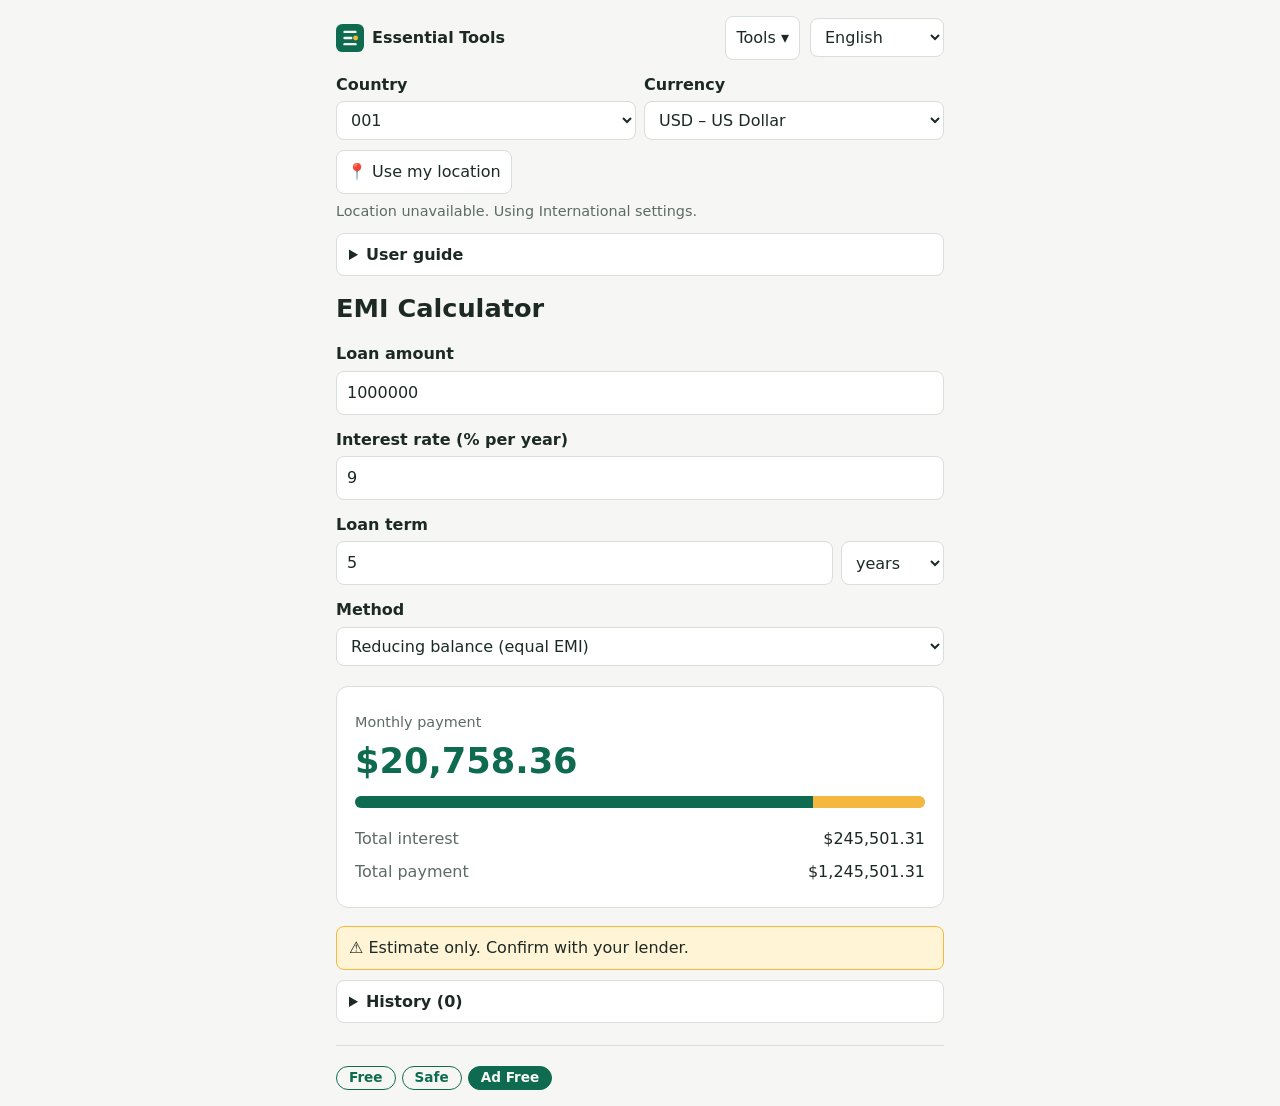
<file: emi.html>
<!doctype html>
<html lang="en">
<head>
<meta charset="utf-8">
<meta name="viewport" content="width=device-width, initial-scale=1, viewport-fit=cover">
<title>EMI Calculator | Essential Tools</title>
<link rel="stylesheet" href="common.css">
<style>
.res{margin-top:20px;padding:18px;background:var(--sf);border:1px solid var(--ln);border-radius:12px}
.big{font-size:2.2rem;font-weight:700;color:var(--ac);line-height:1.2;overflow-wrap:anywhere}
.bar{display:flex;height:12px;border-radius:6px;overflow:hidden;margin:14px 0;background:var(--ln)}
.bar i{display:block;background:var(--ac)}.bar b{display:block;background:var(--am)}
.kv{display:flex;justify-content:space-between;gap:12px;padding:4px 0}
.kv span:first-child{color:var(--mu)}
</style>
</head>
<body>
<main>
<div id="et-top"></div>
<h1 id="t"></h1>
<label for="amt" id="l0"></label>
<input id="amt" type="number" inputmode="decimal" min="0" step="any" value="1000000">
<label for="rate" id="l1"></label>
<input id="rate" type="number" inputmode="decimal" min="0" step="any" value="9">
<label for="term" id="l2"></label>
<div class="row"><input id="term" type="number" inputmode="decimal" min="1" step="any" value="5"><select id="unit"></select></div>
<label for="mth" id="l4"></label>
<select id="mth"></select>
<p class="mu" id="note"></p>
<section class="res" aria-live="polite">
<div class="mu" id="r0"></div>
<div class="big" id="emi"></div>
<div class="bar" id="bar"><i></i><b></b></div>
<div class="kv"><span id="r1"></span><span id="ti"></span></div>
<div class="kv"><span id="r2"></span><span id="tp"></span></div>
</section>
<div id="et-bottom"></div>
</main>
<script src="common.js"></script>
<script>
const S={
en:"EMI Calculator|Loan amount|Interest rate (% per year)|Loan term|Country|Method|Reducing balance (equal EMI)|Equal principal|Flat rate|Monthly payment|Total interest|Total payment|Estimate only. Confirm with your lender.",
bn:"EMI ক্যালকুলেটর|ঋণের পরিমাণ|সুদের হার (বার্ষিক %)|ঋণের মেয়াদ|দেশ|পদ্ধতি|হ্রাসমান স্থিতি (সমান কিস্তি)|সমান আসল|ফ্ল্যাট রেট|মাসিক কিস্তি|মোট সুদ|মোট পরিশোধ|এটি আনুমানিক হিসাব। ঋণদাতার সাথে নিশ্চিত করুন।",
hi:"EMI कैलकुलेटर|ऋण राशि|ब्याज दर (% वार्षिक)|ऋण अवधि|देश|विधि|घटती शेष राशि (समान EMI)|समान मूलधन|फ्लैट रेट|मासिक किस्त|कुल ब्याज|कुल भुगतान|यह केवल अनुमान है। अपने ऋणदाता से पुष्टि करें।",
ur:"EMI کیلکولیٹر|قرض کی رقم|شرح سود (سالانہ %)|قرض کی مدت|ملک|طریقہ|گھٹتا بیلنس (برابر قسط)|برابر اصل رقم|فلیٹ ریٹ|ماہانہ قسط|کل سود|کل ادائیگی|یہ صرف اندازہ ہے۔ اپنے قرض دہندہ سے تصدیق کریں۔",
ar:"حاسبة القسط الشهري|مبلغ القرض|معدل الفائدة (% سنويًا)|مدة القرض|الدولة|الطريقة|الرصيد المتناقص (قسط ثابت)|أصل متساوٍ|فائدة ثابتة|القسط الشهري|إجمالي الفائدة|إجمالي السداد|تقدير تقريبي فقط. تأكد من الجهة المقرضة.",
fa:"ماشین‌حساب اقساط|مبلغ وام|نرخ سود (٪ سالانه)|مدت وام|کشور|روش|مانده کاهشی (قسط برابر)|اصل برابر|نرخ ثابت|قسط ماهانه|کل سود|کل پرداختی|فقط برآورد است. با وام‌دهنده تأیید کنید.",
tr:"Taksit Hesaplayıcı|Kredi tutarı|Faiz oranı (yıllık %)|Vade|Ülke|Yöntem|Azalan bakiye (eşit taksit)|Eşit anapara|Sabit faiz|Aylık taksit|Toplam faiz|Toplam ödeme|Yalnızca tahmindir. Kredi verenle doğrulayın.",
zh:"贷款月供计算器|贷款金额|年利率（%）|贷款期限|国家/地区|还款方式|等额本息|等额本金|固定利率（单利）|月供|总利息|还款总额|仅为估算，请向贷款机构确认。",
ja:"ローン返済シミュレーター|借入額|年利（%）|返済期間|国|返済方式|元利均等返済|元金均等返済|単利方式|毎月の返済額|利息総額|返済総額|概算です。貸し手にご確認ください。",
ko:"대출 이자 계산기|대출 금액|연 이율(%)|대출 기간|국가|상환 방식|원리금균등상환|원금균등상환|단리 방식|월 상환액|총 이자|총 상환액|추정치입니다. 대출 기관에 확인하세요.",
ru:"Кредитный калькулятор|Сумма кредита|Процентная ставка (% годовых)|Срок кредита|Страна|Метод|Аннуитетный платёж|Дифференцированный платёж|Фиксированная ставка|Ежемесячный платёж|Общая сумма процентов|Общая выплата|Только оценка. Уточните у кредитора.",
es:"Calculadora de cuotas|Importe del préstamo|Tipo de interés (% anual)|Plazo|País|Método|Saldo decreciente (cuota fija)|Amortización constante|Interés plano|Cuota mensual|Interés total|Pago total|Solo una estimación. Confirme con su prestamista.",
fr:"Calculateur de mensualités|Montant du prêt|Taux d’intérêt (% par an)|Durée du prêt|Pays|Méthode|Capital restant dû (mensualité fixe)|Amortissement constant|Taux forfaitaire|Mensualité|Intérêts totaux|Total remboursé|Estimation uniquement. Confirmez auprès de votre prêteur.",
de:"Ratenrechner|Darlehensbetrag|Zinssatz (% pro Jahr)|Laufzeit|Land|Methode|Annuität (gleiche Rate)|Ratentilgung|Pauschalzins|Monatliche Rate|Gesamtzinsen|Gesamtzahlung|Nur eine Schätzung. Bitte beim Kreditgeber bestätigen.",
pt:"Calculadora de parcelas|Valor do empréstimo|Taxa de juros (% ao ano)|Prazo|País|Método|Saldo devedor (parcela fixa)|Amortização constante|Juros simples|Parcela mensal|Juros totais|Total a pagar|Apenas uma estimativa. Confirme com seu credor.",
it:"Calcolatore rate|Importo del prestito|Tasso di interesse (% annuo)|Durata|Paese|Metodo|Ammortamento francese (rata costante)|Quota capitale costante|Interesse semplice|Rata mensile|Interessi totali|Totale da pagare|Solo una stima. Confermi con il finanziatore.",
nl:"Aflossingsrekenmachine|Leenbedrag|Rentepercentage (% per jaar)|Looptijd|Land|Methode|Annuïteit (vast bedrag)|Lineair|Vaste rente|Maandbedrag|Totale rente|Totaal te betalen|Slechts een schatting. Bevestig bij uw kredietverstrekker.",
pl:"Kalkulator rat|Kwota kredytu|Oprocentowanie (% rocznie)|Okres kredytowania|Kraj|Metoda|Raty równe|Raty malejące|Oprocentowanie płaskie|Rata miesięczna|Łączne odsetki|Łączna spłata|To tylko szacunek. Potwierdź u kredytodawcy.",
uk:"Кредитний калькулятор|Сума кредиту|Відсоткова ставка (% річних)|Строк кредиту|Країна|Метод|Ануїтетний платіж|Диференційований платіж|Фіксована ставка|Щомісячний платіж|Загальні відсотки|Загальна виплата|Лише оцінка. Уточніть у кредитора.",
id:"Kalkulator Cicilan|Jumlah pinjaman|Suku bunga (% per tahun)|Jangka waktu|Negara|Metode|Anuitas (cicilan tetap)|Pokok tetap|Bunga flat|Cicilan bulanan|Total bunga|Total pembayaran|Hanya perkiraan. Konfirmasikan dengan pemberi pinjaman.",
ms:"Kalkulator Ansuran|Jumlah pinjaman|Kadar faedah (% setahun)|Tempoh pinjaman|Negara|Kaedah|Baki berkurangan (ansuran tetap)|Pokok sama|Kadar rata|Ansuran bulanan|Jumlah faedah|Jumlah bayaran|Anggaran sahaja. Sahkan dengan pemberi pinjaman.",
th:"เครื่องคำนวณผ่อนชำระ|จำนวนเงินกู้|อัตราดอกเบี้ย (% ต่อปี)|ระยะเวลากู้|ประเทศ|วิธีคำนวณ|ดอกเบี้ยลดต้นลดดอก (ผ่อนเท่ากัน)|เงินต้นเท่ากัน|ดอกเบี้ยคงที่ (Flat)|ค่างวดต่อเดือน|ดอกเบี้ยรวม|ยอดชำระรวม|เป็นเพียงการประมาณ โปรดยืนยันกับผู้ให้กู้",
vi:"Máy tính khoản vay|Số tiền vay|Lãi suất (% mỗi năm)|Thời hạn vay|Quốc gia|Phương pháp|Dư nợ giảm dần (trả đều)|Gốc đều|Lãi suất phẳng|Số tiền trả hàng tháng|Tổng tiền lãi|Tổng số tiền trả|Chỉ là ước tính. Hãy xác nhận với bên cho vay.",
ta:"EMI கணிப்பான்|கடன் தொகை|வட்டி விகிதம் (ஆண்டுக்கு %)|கடன் காலம்|நாடு|முறை|குறையும் இருப்பு (சமமான EMI)|சமமான அசல்|நிலையான வட்டி|மாதாந்திர தவணை|மொத்த வட்டி|மொத்த செலுத்தல்|இது மதிப்பீடு மட்டுமே. கடன் வழங்குநரிடம் உறுதிசெய்யவும்.",
te:"EMI కాలిక్యులేటర్|రుణ మొత్తం|వడ్డీ రేటు (సంవత్సరానికి %)|రుణ కాలవ్యవధి|దేశం|పద్ధతి|తగ్గే బ్యాలెన్స్ (సమాన EMI)|సమాన అసలు|ఫ్లాట్ రేటు|నెలవారీ వాయిదా|మొత్తం వడ్డీ|మొత్తం చెల్లింపు|ఇది అంచనా మాత్రమే. రుణదాతతో నిర్ధారించుకోండి.",
mr:"EMI कॅल्क्युलेटर|कर्जाची रक्कम|व्याजदर (वार्षिक %)|कर्जाचा कालावधी|देश|पद्धत|कमी होणारी शिल्लक (समान EMI)|समान मुद्दल|फ्लॅट दर|मासिक हप्ता|एकूण व्याज|एकूण परतफेड|हा फक्त अंदाज आहे. कर्जदात्याकडे खात्री करा.",
ne:"EMI क्यालकुलेटर|ऋण रकम|ब्याज दर (वार्षिक %)|ऋण अवधि|देश|विधि|घट्दो मौज्दात (समान EMI)|समान साँवा|फ्ल्याट दर|मासिक किस्ता|कुल ब्याज|कुल भुक्तानी|यो अनुमान मात्र हो। ऋणदातासँग पुष्टि गर्नुहोस्।",
si:"EMI ගණකය|ණය මුදල|පොලී අනුපාතය (වසරකට %)|ණය කාලය|රට|ක්‍රමය|අඩුවන ශේෂය (සමාන වාරික)|සමාන මුල් මුදල|ස්ථාවර පොලිය|මාසික වාරිකය|මුළු පොලිය|මුළු ගෙවීම|මෙය ඇස්තමේන්තුවක් පමණි. ණය දෙන්නා සමඟ තහවුරු කරගන්න.",
sw:"Kikokotoo cha Malipo ya Mkopo|Kiasi cha mkopo|Kiwango cha riba (% kwa mwaka)|Muda wa mkopo|Nchi|Njia|Salio linalopungua (malipo sawa)|Mtaji sawa|Riba ya kudumu|Malipo ya kila mwezi|Jumla ya riba|Jumla ya malipo|Makadirio tu. Thibitisha na mkopeshaji wako.",
he:"מחשבון החזר הלוואה|סכום ההלוואה|שיעור ריבית (% לשנה)|תקופת ההלוואה|מדינה|שיטה|לוח שפיצר (החזר קבוע)|קרן שווה|ריבית שטוחה|החזר חודשי|סך הריבית|סך התשלום|הערכה בלבד. אשרו מול המלווה.",
el:"Αριθμομηχανή δόσεων|Ποσό δανείου|Επιτόκιο (% ετησίως)|Διάρκεια δανείου|Χώρα|Μέθοδος|Φθίνον υπόλοιπο (σταθερή δόση)|Ίσο κεφάλαιο|Σταθερό επιτόκιο|Μηνιαία δόση|Συνολικοί τόκοι|Συνολική πληρωμή|Μόνο εκτίμηση. Επιβεβαιώστε με τον δανειστή σας.",
sv:"Låneberäknare|Lånebelopp|Ränta (% per år)|Låneperiod|Land|Metod|Annuitet (lika betalning)|Rak amortering|Fast ränta (flat)|Månadsbetalning|Total ränta|Total betalning|Endast en uppskattning. Bekräfta med långivaren."};

const S2={
en:"Enter amount, yearly rate and term. Results update instantly.|Common here|Semi-annual compounding",
bn:"পরিমাণ, বার্ষিক সুদের হার ও মেয়াদ লিখুন। ফলাফল সঙ্গে সঙ্গে বদলাবে।|এখানে প্রচলিত|আধা-বার্ষিক চক্রবৃদ্ধি",
hi:"राशि, वार्षिक ब्याज दर और अवधि लिखें। परिणाम तुरंत बदलते हैं।|यहाँ प्रचलित|अर्ध-वार्षिक चक्रवृद्धि",
ur:"رقم، سالانہ شرح سود اور مدت درج کریں۔ نتیجہ فوراً بدلتا ہے۔|یہاں رائج|ششماہی مرکب سود",
ar:"أدخل المبلغ والفائدة السنوية والمدة. تتحدث النتائج فورًا.|الشائع هنا|فائدة مركبة نصف سنوية",
fa:"مبلغ، نرخ سود سالانه و مدت را وارد کنید. نتیجه فوراً به‌روز می‌شود.|رایج در اینجا|سود مرکب شش‌ماهه",
tr:"Tutarı, yıllık faizi ve vadeyi girin. Sonuçlar anında güncellenir.|Burada yaygın|Altı aylık bileşik faiz",
zh:"输入金额、年利率和期限，结果即时更新。|本地常见|半年复利",
ja:"金額・年利・期間を入力すると、結果がすぐに更新されます。|この国で一般的|半年複利",
ko:"금액, 연 이율, 기간을 입력하세요. 결과가 즉시 갱신됩니다.|이 지역에서 일반적|반기 복리",
ru:"Введите сумму, годовую ставку и срок. Результат обновляется сразу.|Распространено здесь|Полугодовая капитализация",
es:"Introduzca importe, tipo anual y plazo. El resultado se actualiza al instante.|Habitual aquí|Capitalización semestral",
fr:"Saisissez le montant, le taux annuel et la durée. Le résultat se met à jour instantanément.|Courant ici|Capitalisation semestrielle",
de:"Betrag, Jahreszins und Laufzeit eingeben. Das Ergebnis aktualisiert sich sofort.|Hier üblich|Halbjährliche Verzinsung",
pt:"Informe valor, taxa anual e prazo. O resultado atualiza na hora.|Comum aqui|Capitalização semestral",
it:"Inserisci importo, tasso annuo e durata. Il risultato si aggiorna subito.|Comune qui|Capitalizzazione semestrale",
nl:"Vul bedrag, jaarrente en looptijd in. Het resultaat wordt direct bijgewerkt.|Hier gebruikelijk|Halfjaarlijkse rente-op-rente",
pl:"Wpisz kwotę, roczne oprocentowanie i okres. Wynik zmienia się od razu.|Typowe tutaj|Kapitalizacja półroczna",
uk:"Введіть суму, річну ставку та строк. Результат оновлюється одразу.|Поширено тут|Піврічна капіталізація",
id:"Masukkan jumlah, bunga tahunan, dan jangka waktu. Hasil diperbarui langsung.|Umum di sini|Pemajemukan semesteran",
ms:"Masukkan jumlah, kadar tahunan dan tempoh. Hasil dikemas kini serta-merta.|Lazim di sini|Pengkompaunan separuh tahunan",
th:"ใส่จำนวนเงิน ดอกเบี้ยต่อปี และระยะเวลา ผลลัพธ์อัปเดตทันที|พบบ่อยที่นี่|ทบต้นราย 6 เดือน",
vi:"Nhập số tiền, lãi suất năm và kỳ hạn. Kết quả cập nhật ngay.|Phổ biến tại đây|Ghép lãi nửa năm",
ta:"தொகை, ஆண்டு வட்டி, காலம் உள்ளிடுங்கள். முடிவு உடனே மாறும்.|இங்கு பொதுவானது|அரையாண்டு கூட்டு வட்டி",
te:"మొత్తం, వార్షిక వడ్డీ, కాలవ్యవధి నమోదు చేయండి. ఫలితం వెంటనే మారుతుంది.|ఇక్కడ సాధారణం|అర్ధ వార్షిక చక్రవడ్డీ",
mr:"रक्कम, वार्षिक व्याजदर आणि कालावधी लिहा. निकाल लगेच बदलतो.|येथे प्रचलित|सहामाही चक्रवाढ",
ne:"रकम, वार्षिक ब्याज दर र अवधि लेख्नुहोस्। नतिजा तुरुन्तै बदलिन्छ।|यहाँ प्रचलित|अर्ध-वार्षिक चक्रवृद्धि",
si:"මුදල, වාර්ෂික පොලී අනුපාතය සහ කාලය ඇතුළත් කරන්න. ප්‍රතිඵල වහාම යාවත්කාලීන වේ.|මෙහි සාමාන්‍ය|අර්ධ වාර්ෂික සංයුක්ත පොලිය",
sw:"Weka kiasi, riba ya mwaka na muda. Matokeo husasishwa mara moja.|Kawaida hapa|Riba mseto ya nusu mwaka",
he:"הזינו סכום, ריבית שנתית ותקופה. התוצאה מתעדכנת מיד.|נפוץ כאן|ריבית דריבית חצי-שנתית",
el:"Εισάγετε ποσό, ετήσιο επιτόκιο και διάρκεια. Το αποτέλεσμα ενημερώνεται άμεσα.|Συνηθισμένο εδώ|Εξαμηνιαίος ανατοκισμός",
sv:"Ange belopp, årsränta och löptid. Resultatet uppdateras direkt.|Vanligt här|Halvårsvis ränteberäkning"};

/* common methods by country: c = common methods, s = semi-annual compounding. Countries not listed use the standard reducing-balance formula. */
const R={BD:{c:["r","f"]},IN:{c:["r","f"]},US:{c:["r"]},GB:{c:["r"]},CA:{c:["r"],s:1},AU:{c:["r"]},DE:{c:["r"]},JP:{c:["r","e"]},CN:{c:["r","e"]},RU:{c:["r","e"]},SA:{c:["f","r"]},MY:{c:["f","r"]}};
const $=id=>document.getElementById(id),T=k=>ET.t(k),T2=k=>ET.t2(k),L=()=>document.documentElement.lang;
const unitName=u=>{try{return new Intl.NumberFormat(L(),{style:"unit",unit:u,unitDisplay:"long"}).formatToParts(2).find(p=>p.type==="unit").value}catch(e){return u==="year"?"years":"months"}};
function labels(){
$("t").textContent=T(0);document.title=T(0)+" | Essential Tools";
$("l0").textContent=T(1);$("l1").textContent=T(2);$("l2").textContent=T(3);$("l4").textContent=T(5);
$("r0").textContent=T(9);$("r1").textContent=T(10);$("r2").textContent=T(11);
const uv=$("unit").value||"year";$("unit").innerHTML='<option value="year">'+unitName("year")+'</option><option value="month">'+unitName("month")+'</option>';$("unit").value=uv;
const mv=$("mth").value||"r";$("mth").innerHTML='<option value="r">'+T(6)+'</option><option value="e">'+T(7)+'</option><option value="f">'+T(8)+'</option>';$("mth").value=mv;
const r=R[ET.state.country];
$("note").textContent=r?T2(1)+": "+r.c.map(k=>T({r:6,e:7,f:8}[k])).join(", ")+(r.s?" · "+T2(2):""):"";
update()}
function update(){
const money=ET.money,m=$("mth").value,semi=(R[ET.state.country]||{}).s;
const P=parseFloat($("amt").value),r=parseFloat($("rate").value),tv=parseFloat($("term").value);
const n=Math.round($("unit").value==="year"?tv*12:tv);
const bar=$("bar").children;
if(!(P>0)||!(r>=0)||!(n>0)||n>1200){$("emi").textContent="—";$("ti").textContent="—";$("tp").textContent="—";bar[0].style.width="0";bar[1].style.width="0";return}
const i=semi?Math.pow(1+r/200,1/6)-1:r/1200;
let first,last,ti;
if(m==="r"){first=last=i===0?P/n:P*i*Math.pow(1+i,n)/(Math.pow(1+i,n)-1);ti=first*n-P}
else if(m==="e"){first=P/n+P*i;last=P/n+(P/n)*i;ti=i*P*(n+1)/2}
else{ti=P*r/100*(n/12);first=last=(P+ti)/n}
const tp=P+ti;
const e=Math.abs(first-last)<0.005?money(first):money(first)+" – "+money(last);
$("emi").textContent=e;$("ti").textContent=money(ti);$("tp").textContent=money(tp);
bar[0].style.width=(P/tp*100)+"%";bar[1].style.width=(ti/tp*100)+"%";
ET.log(money(P)+" · "+r+"% · "+tv+" "+$("unit").selectedOptions[0].text+" → "+e)}
["amt","rate","term","unit","mth"].forEach(id=>$(id).addEventListener("input",update));
ET.start({id:"emi",file:"emi.html",S,S2,labels,ctry:()=>T(4),warn:()=>T(12),guide:()=>T2(0)});
</script>
</body>
</html>
</file>
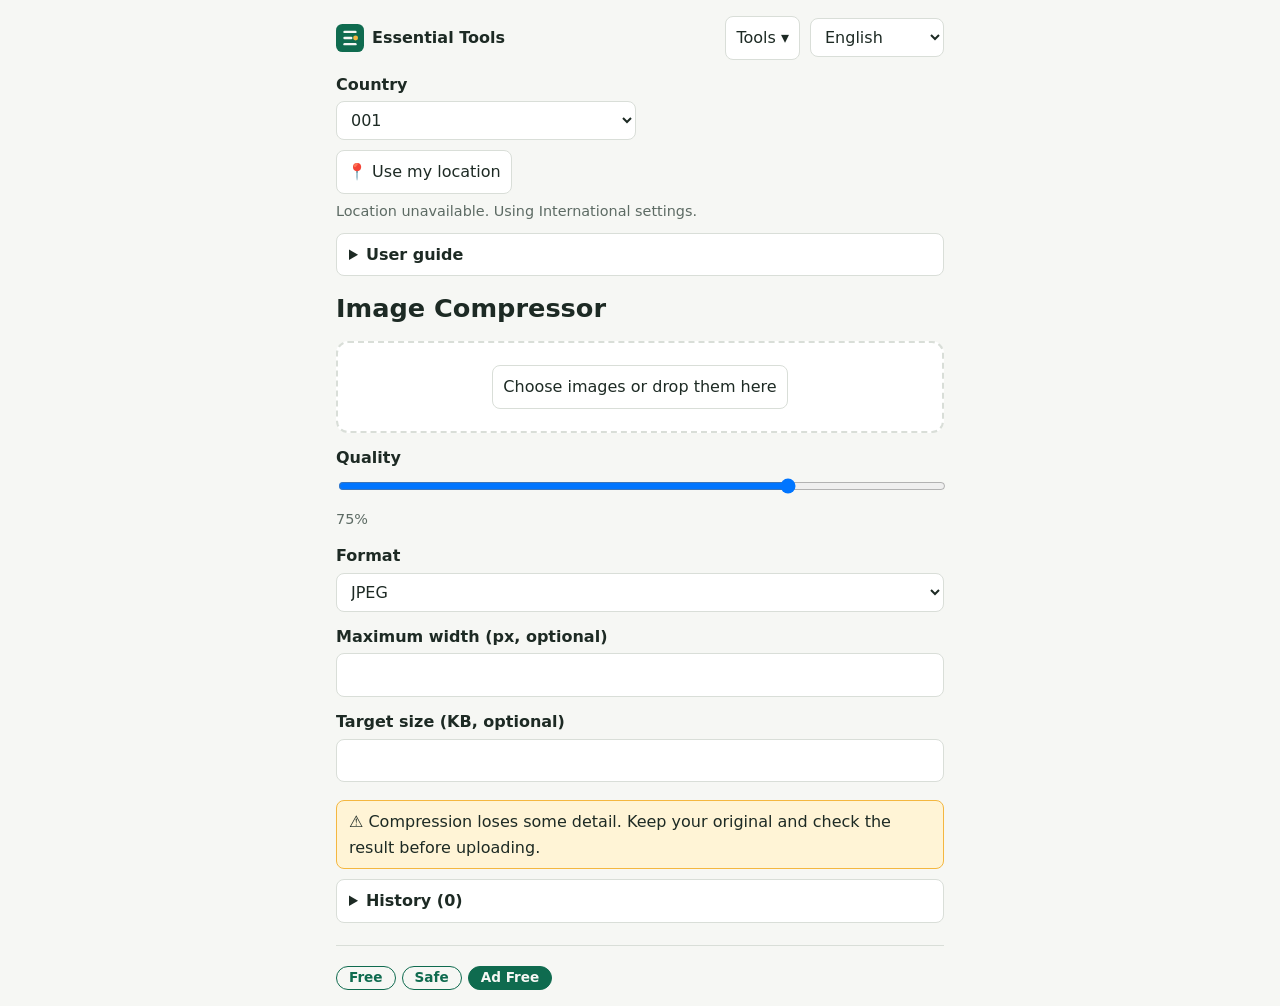
<file: img.html>
<!doctype html>
<html lang="en">
<head>
<meta charset="utf-8">
<meta name="viewport" content="width=device-width, initial-scale=1, viewport-fit=cover">
<title>Image Compressor | Essential Tools</title>
<link rel="stylesheet" href="common.css">
<style>
.drop{border:2px dashed var(--ln);border-radius:12px;padding:22px;text-align:center;background:var(--sf)}
.drop.on{border-color:var(--ac);background:var(--hi)}
input[type=range]{padding:0}
.item{display:flex;gap:12px;align-items:center;padding:10px;border:1px solid var(--ln);border-radius:10px;background:var(--sf);margin-top:10px}
.item img{width:72px;height:72px;object-fit:cover;border-radius:8px;flex:none}
.item>div{min-width:0;overflow-wrap:anywhere}
</style>
</head>
<body>
<main>
<div id="et-top"></div>
<h1 id="t"></h1>
<div class="drop" id="drop"><button type="button" id="pick"></button><input id="f" type="file" accept="image/*" multiple hidden></div>
<label for="q" id="l2"></label><input id="q" type="range" min="1" max="100" value="75"><div class="mu" id="qv"></div>
<label for="fm" id="l3"></label><select id="fm"></select>
<label for="mw" id="l4"></label><input id="mw" type="number" inputmode="numeric" min="1" step="1">
<label for="tg" id="l5"></label><input id="tg" type="number" inputmode="decimal" min="1" step="any">
<p class="mu" id="err" role="alert"></p>
<p class="mu" id="msg" role="status"></p>
<div id="list"></div>
<div id="et-bottom"></div>
</main>
<script src="common.js"></script>
<script>
const S={
en:"Image Compressor|Choose images or drop them here|Quality|Format|Maximum width (px, optional)|Target size (KB, optional)|Download|Saved|Not an image file.|Could not reach the target size. This is the smallest possible.|Compression loses some detail. Keep your original and check the result before uploading.",
bn:"ইমেজ কম্প্রেসার|ছবি বেছে নিন বা এখানে ছেড়ে দিন|মান|ফরম্যাট|সর্বোচ্চ প্রস্থ (পিক্সেল, ঐচ্ছিক)|লক্ষ্য সাইজ (KB, ঐচ্ছিক)|ডাউনলোড|সাশ্রয়|এটি ছবির ফাইল নয়।|লক্ষ্য সাইজে পৌঁছানো যায়নি। এটাই সবচেয়ে ছোট সম্ভব।|কম্প্রেস করলে কিছু বিবরণ হারায়। আসল ছবি রেখে দিন এবং আপলোডের আগে ফল দেখে নিন।",
hi:"इमेज कंप्रेसर|तस्वीरें चुनें या यहाँ छोड़ें|गुणवत्ता|फ़ॉर्मेट|अधिकतम चौड़ाई (पिक्सेल, वैकल्पिक)|लक्षित आकार (KB, वैकल्पिक)|डाउनलोड|बचत|यह इमेज फ़ाइल नहीं है।|लक्षित आकार तक नहीं पहुँचा जा सका। यह सबसे छोटा संभव है।|कंप्रेस करने पर कुछ विवरण खो जाता है। मूल फ़ाइल रखें और अपलोड से पहले नतीजा जाँच लें।",
ur:"امیج کمپریسر|تصاویر چنیں یا یہاں چھوڑیں|معیار|فارمیٹ|زیادہ سے زیادہ چوڑائی (پکسل، اختیاری)|مطلوبہ سائز (KB، اختیاری)|ڈاؤن لوڈ|بچت|یہ تصویری فائل نہیں ہے۔|مطلوبہ سائز تک نہیں پہنچ سکے۔ یہ سب سے چھوٹا ممکن ہے۔|کمپریس کرنے سے کچھ تفصیل ضائع ہوتی ہے۔ اصل فائل رکھیں اور اپ لوڈ سے پہلے نتیجہ جانچ لیں۔",
ar:"ضاغط الصور|اختر الصور أو أفلتها هنا|الجودة|الصيغة|أقصى عرض (بكسل، اختياري)|الحجم المستهدف (KB، اختياري)|تنزيل|التوفير|هذا ليس ملف صورة.|تعذّر بلوغ الحجم المستهدف. هذا أصغر حجم ممكن.|الضغط يفقد بعض التفاصيل. احتفظ بالأصل وتحقق من النتيجة قبل الرفع.",
fa:"فشرده‌ساز تصویر|تصاویر را انتخاب کنید یا اینجا رها کنید|کیفیت|قالب|حداکثر عرض (پیکسل، اختیاری)|حجم هدف (KB، اختیاری)|دانلود|صرفه‌جویی|این فایل تصویر نیست.|رسیدن به حجم هدف ممکن نشد. این کوچک‌ترین حجم ممکن است.|فشرده‌سازی مقداری جزئیات را از بین می‌برد. نسخه اصلی را نگه دارید و پیش از بارگذاری نتیجه را بررسی کنید.",
tr:"Görsel Sıkıştırıcı|Görselleri seçin veya buraya bırakın|Kalite|Biçim|En büyük genişlik (piksel, isteğe bağlı)|Hedef boyut (KB, isteğe bağlı)|İndir|Tasarruf|Bu bir görsel dosyası değil.|Hedef boyuta ulaşılamadı. Bu mümkün olan en küçük boyut.|Sıkıştırma bazı ayrıntıları kaybettirir. Orijinali saklayın ve yüklemeden önce sonucu kontrol edin.",
zh:"图片压缩器|选择图片或拖到此处|质量|格式|最大宽度（像素，可选）|目标大小（KB，可选）|下载|节省|这不是图片文件。|无法达到目标大小，这已是最小体积。|压缩会损失部分细节。请保留原图，并在上传前检查结果。",
ja:"画像圧縮|画像を選択、またはここにドロップ|品質|形式|最大幅（ピクセル、任意）|目標サイズ（KB、任意）|ダウンロード|削減|画像ファイルではありません。|目標サイズに届きませんでした。これが最小です。|圧縮すると細部が失われます。元の画像を保管し、アップロード前に結果を確認してください。",
ko:"이미지 압축기|이미지를 선택하거나 여기에 놓으세요|품질|형식|최대 너비(픽셀, 선택)|목표 크기(KB, 선택)|다운로드|절감|이미지 파일이 아닙니다.|목표 크기에 도달하지 못했습니다. 이것이 가능한 최소 크기입니다.|압축하면 일부 세부 정보가 사라집니다. 원본을 보관하고 업로드 전에 결과를 확인하세요.",
ru:"Сжатие изображений|Выберите изображения или перетащите их сюда|Качество|Формат|Максимальная ширина (пикс., необязательно)|Целевой размер (КБ, необязательно)|Скачать|Экономия|Это не файл изображения.|Не удалось достичь целевого размера. Это минимально возможный.|Сжатие теряет часть деталей. Сохраните оригинал и проверьте результат перед загрузкой.",
es:"Compresor de imágenes|Elige imágenes o suéltalas aquí|Calidad|Formato|Ancho máximo (px, opcional)|Tamaño objetivo (KB, opcional)|Descargar|Ahorro|No es un archivo de imagen.|No se alcanzó el tamaño objetivo. Es el más pequeño posible.|La compresión pierde algo de detalle. Conserva el original y revisa el resultado antes de subirlo.",
fr:"Compresseur d’images|Choisissez des images ou déposez-les ici|Qualité|Format|Largeur maximale (px, facultatif)|Taille cible (Ko, facultatif)|Télécharger|Gain|Ce n’est pas un fichier image.|Taille cible non atteinte. C’est le minimum possible.|La compression fait perdre des détails. Gardez l’original et vérifiez le résultat avant l’envoi.",
de:"Bildkomprimierer|Bilder auswählen oder hierher ziehen|Qualität|Format|Maximale Breite (px, optional)|Zielgröße (KB, optional)|Herunterladen|Ersparnis|Keine Bilddatei.|Zielgröße nicht erreicht. Kleiner geht es nicht.|Komprimierung verliert Details. Behalten Sie das Original und prüfen Sie das Ergebnis vor dem Hochladen.",
pt:"Compressor de imagens|Escolha imagens ou solte-as aqui|Qualidade|Formato|Largura máxima (px, opcional)|Tamanho alvo (KB, opcional)|Baixar|Economia|Não é um arquivo de imagem.|Não foi possível atingir o tamanho alvo. Este é o menor possível.|A compressão perde alguns detalhes. Guarde o original e confira o resultado antes de enviar.",
it:"Compressore di immagini|Scegli le immagini o trascinale qui|Qualità|Formato|Larghezza massima (px, facoltativa)|Dimensione obiettivo (KB, facoltativa)|Scarica|Risparmio|Non è un file immagine.|Dimensione obiettivo non raggiunta. È la più piccola possibile.|La compressione perde dei dettagli. Conserva l’originale e controlla il risultato prima di caricarlo.",
nl:"Afbeeldingscompressor|Kies afbeeldingen of sleep ze hierheen|Kwaliteit|Indeling|Maximale breedte (px, optioneel)|Doelgrootte (KB, optioneel)|Downloaden|Bespaard|Geen afbeeldingsbestand.|Doelgrootte niet bereikt. Dit is de kleinste mogelijke.|Compressie verliest wat detail. Bewaar het origineel en controleer het resultaat voor het uploaden.",
pl:"Kompresor obrazów|Wybierz obrazy lub upuść je tutaj|Jakość|Format|Maksymalna szerokość (px, opcjonalnie)|Docelowy rozmiar (KB, opcjonalnie)|Pobierz|Oszczędność|To nie jest plik obrazu.|Nie osiągnięto docelowego rozmiaru. To najmniejszy możliwy.|Kompresja traci część szczegółów. Zachowaj oryginał i sprawdź wynik przed wysłaniem.",
uk:"Стиснення зображень|Виберіть зображення або перетягніть їх сюди|Якість|Формат|Максимальна ширина (пікс., необов’язково)|Цільовий розмір (КБ, необов’язково)|Завантажити|Економія|Це не файл зображення.|Не вдалося досягти цільового розміру. Це найменший можливий.|Стиснення втрачає частину деталей. Збережіть оригінал і перевірте результат перед завантаженням.",
id:"Pengompres Gambar|Pilih gambar atau letakkan di sini|Kualitas|Format|Lebar maksimum (px, opsional)|Ukuran target (KB, opsional)|Unduh|Hemat|Bukan file gambar.|Ukuran target tidak tercapai. Ini yang terkecil.|Kompresi menghilangkan sebagian detail. Simpan aslinya dan periksa hasilnya sebelum mengunggah.",
ms:"Pemampat Imej|Pilih imej atau lepaskan di sini|Kualiti|Format|Lebar maksimum (px, pilihan)|Saiz sasaran (KB, pilihan)|Muat turun|Jimat|Bukan fail imej.|Saiz sasaran tidak tercapai. Ini yang terkecil.|Pemampatan menghilangkan sedikit butiran. Simpan asal dan semak hasil sebelum memuat naik.",
th:"ตัวบีบอัดรูปภาพ|เลือกรูปภาพหรือวางที่นี่|คุณภาพ|รูปแบบ|ความกว้างสูงสุด (พิกเซล, ไม่บังคับ)|ขนาดเป้าหมาย (KB, ไม่บังคับ)|ดาวน์โหลด|ประหยัด|ไม่ใช่ไฟล์รูปภาพ|ไม่สามารถถึงขนาดเป้าหมายได้ นี่คือขนาดเล็กที่สุดแล้ว|การบีบอัดทำให้สูญเสียรายละเอียดบางส่วน เก็บต้นฉบับไว้และตรวจผลก่อนอัปโหลด",
vi:"Trình nén ảnh|Chọn ảnh hoặc thả vào đây|Chất lượng|Định dạng|Chiều rộng tối đa (px, tùy chọn)|Kích thước mục tiêu (KB, tùy chọn)|Tải xuống|Tiết kiệm|Không phải tệp ảnh.|Không đạt kích thước mục tiêu. Đây là mức nhỏ nhất có thể.|Nén sẽ mất một số chi tiết. Hãy giữ bản gốc và kiểm tra kết quả trước khi tải lên.",
ta:"பட அமுக்கி|படங்களைத் தேர்ந்தெடுக்கவும் அல்லது இங்கே விடவும்|தரம்|வடிவம்|அதிகபட்ச அகலம் (px, விருப்பம்)|இலக்கு அளவு (KB, விருப்பம்)|பதிவிறக்கு|சேமிப்பு|இது பட கோப்பு அல்ல.|இலக்கு அளவை அடைய முடியவில்லை. இதுவே சிறிய அளவு.|அமுக்குவதால் சில விவரங்கள் இழக்கப்படும். அசலை வைத்திருந்து பதிவேற்றும் முன் முடிவைச் சரிபார்க்கவும்.",
te:"ఇమేజ్ కంప్రెసర్|చిత్రాలను ఎంచుకోండి లేదా ఇక్కడ వదలండి|నాణ్యత|ఫార్మాట్|గరిష్ట వెడల్పు (px, ఐచ్ఛికం)|లక్ష్య పరిమాణం (KB, ఐచ్ఛికం)|డౌన్‌లోడ్|ఆదా|ఇది ఇమేజ్ ఫైల్ కాదు.|లక్ష్య పరిమాణాన్ని చేరుకోలేకపోయాం. ఇదే అతి చిన్నది.|కంప్రెస్ చేస్తే కొంత వివరం పోతుంది. అసలును ఉంచుకుని అప్‌లోడ్ ముందు ఫలితాన్ని చూడండి.",
mr:"इमेज कॉम्प्रेसर|प्रतिमा निवडा किंवा येथे टाका|गुणवत्ता|फॉरमॅट|कमाल रुंदी (px, ऐच्छिक)|लक्ष्य आकार (KB, ऐच्छिक)|डाउनलोड|बचत|ही प्रतिमा फाइल नाही.|लक्ष्य आकार गाठता आला नाही. हा शक्य तितका लहान आहे.|कॉम्प्रेस केल्यावर काही तपशील जातो. मूळ प्रत ठेवा आणि अपलोडपूर्वी निकाल तपासा.",
ne:"इमेज कम्प्रेसर|तस्बिर छान्नुहोस् वा यहाँ छोड्नुहोस्|गुणस्तर|ढाँचा|अधिकतम चौडाइ (px, ऐच्छिक)|लक्षित आकार (KB, ऐच्छिक)|डाउनलोड|बचत|यो तस्बिर फाइल होइन।|लक्षित आकार पुग्न सकिएन। यो सम्भव भएसम्मको सबैभन्दा सानो हो।|कम्प्रेस गर्दा केही विवरण हराउँछ। मूल प्रति राख्नुहोस् र अपलोड अघि नतिजा जाँच्नुहोस्।",
si:"රූප සම්පීඩකය|රූප තෝරන්න හෝ මෙහි දමන්න|ගුණාත්මකභාවය|ආකෘතිය|උපරිම පළල (px, විකල්ප)|ඉලක්ක ප්‍රමාණය (KB, විකල්ප)|බාගන්න|ඉතිරිය|මෙය රූප ගොනුවක් නොවේ.|ඉලක්ක ප්‍රමාණයට ළඟා විය නොහැකි විය. මෙය කුඩාම ප්‍රමාණයයි.|සම්පීඩනයෙන් සමහර විස්තර නැති වේ. මුල් පිටපත තබාගෙන උඩුගත කිරීමට පෙර ප්‍රතිඵලය පරීක්ෂා කරන්න.",
sw:"Kibana Picha|Chagua picha au zidondoshe hapa|Ubora|Umbizo|Upana wa juu (px, hiari)|Ukubwa lengwa (KB, hiari)|Pakua|Akiba|Si faili la picha.|Ukubwa lengwa haujafikiwa. Huu ndio mdogo zaidi.|Ubanaji hupoteza baadhi ya maelezo. Hifadhi asili na uhakiki matokeo kabla ya kupakia.",
he:"מדחס תמונות|בחרו תמונות או גררו לכאן|איכות|פורמט|רוחב מרבי (פיקסלים, אופציונלי)|גודל יעד (KB, אופציונלי)|הורדה|חיסכון|זה אינו קובץ תמונה.|לא ניתן להגיע לגודל היעד. זה הגודל הקטן ביותר האפשרי.|דחיסה מאבדת חלק מהפרטים. שמרו את המקור ובדקו את התוצאה לפני ההעלאה.",
el:"Συμπιεστής εικόνων|Επιλέξτε εικόνες ή αφήστε τις εδώ|Ποιότητα|Μορφή|Μέγιστο πλάτος (px, προαιρετικό)|Στόχος μεγέθους (KB, προαιρετικό)|Λήψη|Εξοικονόμηση|Δεν είναι αρχείο εικόνας.|Δεν επιτεύχθηκε το μέγεθος-στόχος. Αυτό είναι το μικρότερο δυνατό.|Η συμπίεση χάνει λίγες λεπτομέρειες. Κρατήστε το πρωτότυπο και ελέγξτε το αποτέλεσμα πριν το ανεβάσετε.",
sv:"Bildkomprimerare|Välj bilder eller släpp dem här|Kvalitet|Format|Maxbredd (px, valfritt)|Målstorlek (KB, valfritt)|Ladda ned|Besparing|Inte en bildfil.|Målstorleken nåddes inte. Detta är minsta möjliga.|Komprimering förlorar en del detaljer. Behåll originalet och kontrollera resultatet innan du laddar upp."};
const S2={
en:"Choose images, set the quality, then download. Everything happens in your browser and no image is uploaded.",
bn:"ছবি বেছে মান ঠিক করুন, তারপর ডাউনলোড করুন। সবকিছু আপনার ব্রাউজারেই হয়, কোনো ছবি আপলোড হয় না।",
hi:"तस्वीरें चुनें, गुणवत्ता तय करें, फिर डाउनलोड करें। सब कुछ आपके ब्राउज़र में होता है, कोई तस्वीर अपलोड नहीं होती।",
ur:"تصاویر چنیں، معیار طے کریں، پھر ڈاؤن لوڈ کریں۔ سب کچھ آپ کے براؤزر میں ہوتا ہے، کوئی تصویر اپ لوڈ نہیں ہوتی۔",
ar:"اختر الصور وحدد الجودة ثم نزّل. كل شيء يتم في متصفحك ولا تُرفع أي صورة.",
fa:"تصاویر را انتخاب کنید، کیفیت را تنظیم کنید و دانلود کنید. همه‌چیز در مرورگر شما انجام می‌شود و هیچ تصویری آپلود نمی‌شود.",
tr:"Görselleri seçin, kaliteyi ayarlayın, sonra indirin. Her şey tarayıcınızda olur, hiçbir görsel yüklenmez.",
zh:"选择图片、设置质量，然后下载。一切都在浏览器中完成，不会上传任何图片。",
ja:"画像を選び、品質を設定してダウンロードします。すべてブラウザ内で処理され、画像はアップロードされません。",
ko:"이미지를 선택하고 품질을 정한 뒤 다운로드하세요. 모든 작업은 브라우저에서 이루어지며 이미지는 업로드되지 않습니다.",
ru:"Выберите изображения, задайте качество и скачайте. Всё происходит в вашем браузере, изображения не загружаются.",
es:"Elige imágenes, ajusta la calidad y descarga. Todo ocurre en tu navegador y no se sube ninguna imagen.",
fr:"Choisissez des images, réglez la qualité puis téléchargez. Tout se passe dans votre navigateur, aucune image n’est envoyée.",
de:"Bilder wählen, Qualität einstellen, herunterladen. Alles passiert in Ihrem Browser, kein Bild wird hochgeladen.",
pt:"Escolha imagens, ajuste a qualidade e baixe. Tudo acontece no seu navegador e nenhuma imagem é enviada.",
it:"Scegli le immagini, imposta la qualità e scarica. Tutto avviene nel tuo browser e nessuna immagine viene caricata.",
nl:"Kies afbeeldingen, stel de kwaliteit in en download. Alles gebeurt in uw browser, er wordt geen afbeelding geüpload.",
pl:"Wybierz obrazy, ustaw jakość i pobierz. Wszystko dzieje się w przeglądarce, żaden obraz nie jest wysyłany.",
uk:"Виберіть зображення, задайте якість і завантажте. Усе відбувається у вашому браузері, зображення не передаються.",
id:"Pilih gambar, atur kualitas, lalu unduh. Semua diproses di browser Anda dan tidak ada gambar yang diunggah.",
ms:"Pilih imej, tetapkan kualiti, kemudian muat turun. Semuanya dilakukan dalam pelayar anda dan tiada imej dimuat naik.",
th:"เลือกรูปภาพ ตั้งค่าคุณภาพ แล้วดาวน์โหลด ทุกอย่างทำในเบราว์เซอร์ของคุณ ไม่มีการอัปโหลดรูปภาพ",
vi:"Chọn ảnh, đặt chất lượng rồi tải xuống. Mọi thứ diễn ra trong trình duyệt của bạn, không ảnh nào được tải lên.",
ta:"படங்களைத் தேர்ந்து தரத்தை அமைத்து பதிவிறக்கவும். எல்லாம் உங்கள் உலாவியிலேயே நடக்கும், எந்தப் படமும் பதிவேற்றப்படாது.",
te:"చిత్రాలను ఎంచుకుని నాణ్యత సెట్ చేసి డౌన్‌లోడ్ చేయండి. అంతా మీ బ్రౌజర్‌లోనే జరుగుతుంది, ఏ చిత్రం అప్‌లోడ్ కాదు.",
mr:"प्रतिमा निवडा, गुणवत्ता ठरवा आणि डाउनलोड करा. सर्व काही तुमच्या ब्राउझरमध्येच होते, कोणतीही प्रतिमा अपलोड होत नाही.",
ne:"तस्बिर छानेर गुणस्तर मिलाउनुहोस् र डाउनलोड गर्नुहोस्। सबै कुरा तपाईंको ब्राउजरमै हुन्छ, कुनै तस्बिर अपलोड हुँदैन।",
si:"රූප තෝරා ගුණාත්මකභාවය සකසා බාගන්න. සියල්ල ඔබේ බ්‍රවුසරයේම සිදු වේ, කිසිදු රූපයක් උඩුගත නොවේ.",
sw:"Chagua picha, weka ubora, kisha pakua. Kila kitu hufanyika kwenye kivinjari chako, hakuna picha inayopakiwa.",
he:"בחרו תמונות, הגדירו איכות והורידו. הכול מתבצע בדפדפן שלכם ושום תמונה לא מועלית.",
el:"Επιλέξτε εικόνες, ορίστε ποιότητα και κατεβάστε. Όλα γίνονται στον browser σας και καμία εικόνα δεν ανεβαίνει.",
sv:"Välj bilder, ställ in kvalitet och ladda ned. Allt sker i din webbläsare och ingen bild laddas upp."};

const $=id=>document.getElementById(id),T=k=>ET.t(k);
let files=[],res=[],tok=0,tm=null;
const sizeTxt=b=>{const m=b>=1048576,v=m?b/1048576:b/1024;try{return new Intl.NumberFormat(ET.state.lang,{style:"unit",unit:m?"megabyte":"kilobyte",maximumFractionDigits:1}).format(v)}catch(e){return v.toFixed(1)+(m?" MB":" KB")}};
const pctTxt=p=>{try{return new Intl.NumberFormat(ET.state.lang,{style:"percent",maximumFractionDigits:0}).format(p)}catch(e){return Math.round(p*100)+"%"}};
/*FIT*/
async function fit(enc,w,h,lim){
let sc=1;
for(;;){const W=Math.max(1,Math.round(w*sc)),H=Math.max(1,Math.round(h*sc));
let best=await enc(W,H,.05);
if(best.size<=lim){let lo=.05,hi=.95;for(let i=0;i<6;i++){const m=(lo+hi)/2,b=await enc(W,H,m);if(b.size<=lim){best=b;lo=m}else hi=m}return{blob:best,W,H,ok:true}}
if(W<=64||H<=64)return{blob:best,W,H,ok:false};
sc*=.75}}
/*ENDFIT*/
async function load(f){try{return await createImageBitmap(f)}catch(e){return new Promise((ok,no)=>{const i=new Image(),u=URL.createObjectURL(f);i.onload=()=>{URL.revokeObjectURL(u);ok(i)};i.onerror=no;i.src=u})}}
async function compress(f,fmt,q,mw,tg){
const bm=await load(f);let w=bm.naturalWidth||bm.width,h=bm.naturalHeight||bm.height;
if(mw>0&&w>mw){h=Math.round(h*mw/w);w=mw}
const enc=(W,H,qq)=>{const c=document.createElement("canvas");c.width=W;c.height=H;const g=c.getContext("2d");
if(fmt==="image/jpeg"){g.fillStyle="#fff";g.fillRect(0,0,W,H)}g.drawImage(bm,0,0,W,H);return new Promise(r=>c.toBlob(r,fmt,qq))};
let blob,ok=true;
if(tg>0){const r=await fit(enc,w,h,tg*1024);blob=r.blob;ok=r.ok}else blob=await enc(w,h,q/100);
if(bm.close)bm.close();
return{name:f.name,orig:f.size,size:blob.size,url:URL.createObjectURL(blob),out:f.name.replace(/\.[^.]+$/,"")+"-compressed."+(fmt==="image/webp"?"webp":"jpg"),ok}}
async function go(){
const my=++tok;res.forEach(r=>URL.revokeObjectURL(r.url));res=[];$("err").textContent="";
const fmt=$("fm").value,q=+$("q").value,mw=parseInt($("mw").value)||0,tg=parseFloat($("tg").value)||0;
$("q").disabled=tg>0;$("qv").textContent=pctTxt(q/100);
for(const f of files){
if(!f.type.startsWith("image/")){$("err").textContent=f.name+": "+T(8);continue}
try{const r=await compress(f,fmt,q,mw,tg);if(my!==tok){URL.revokeObjectURL(r.url);return}res.push(r)}catch(e){$("err").textContent=f.name+": "+T(8)}}
if(my!==tok)return;
renderList();res.forEach(r=>ET.logNow(r.name+": "+sizeTxt(r.orig)+" → "+sizeTxt(r.size)+" ("+pctTxt(1-r.size/r.orig)+")"))}
function renderList(){
const L=$("list");L.replaceChildren();
res.forEach(r=>{const d=document.createElement("div");d.className="item";
const im=document.createElement("img");im.src=r.url;im.alt="";d.appendChild(im);
const b=document.createElement("div"),n=document.createElement("strong"),s=document.createElement("div"),p=document.createElement("div"),a=document.createElement("a");
n.textContent=r.name;s.textContent=sizeTxt(r.orig)+" → "+sizeTxt(r.size);p.textContent=T(7)+": "+pctTxt(1-r.size/r.orig);
a.className="btn";a.href=r.url;a.download=r.out;a.textContent=T(6);
[n,s,p,a].forEach(e=>b.appendChild(e));d.appendChild(b);L.appendChild(d)});
$("msg").textContent=res.some(r=>!r.ok)?T(9):""}
function labels(){
$("t").textContent=T(0);document.title=T(0)+" | Essential Tools";
$("pick").textContent=T(1);$("l2").textContent=T(2);$("l3").textContent=T(3);$("l4").textContent=T(4);$("l5").textContent=T(5);
const v=$("fm").value||"image/jpeg";
let w="";try{if(document.createElement("canvas").toDataURL("image/webp").indexOf("data:image/webp")===0)w='<option value="image/webp">WebP</option>'}catch(e){}
$("fm").innerHTML='<option value="image/jpeg">JPEG</option>'+w;$("fm").value=v;
$("qv").textContent=pctTxt(+$("q").value/100);renderList()}
const later=()=>{clearTimeout(tm);tm=setTimeout(go,400)};
["q","fm","mw","tg"].forEach(id=>$(id).addEventListener("input",later));
$("pick").onclick=()=>$("f").click();
$("f").addEventListener("change",e=>{files=[...e.target.files];go()});
const dz=$("drop");
dz.addEventListener("dragover",e=>{e.preventDefault();dz.classList.add("on")});
dz.addEventListener("dragleave",()=>dz.classList.remove("on"));
dz.addEventListener("drop",e=>{e.preventDefault();dz.classList.remove("on");files=[...e.dataTransfer.files];go()});
ET.start({id:"img",file:"img.html",S,S2,labels,guide:()=>ET.t2(0),warn:()=>T(10),currency:false});
</script>
</body>
</html>
</file>
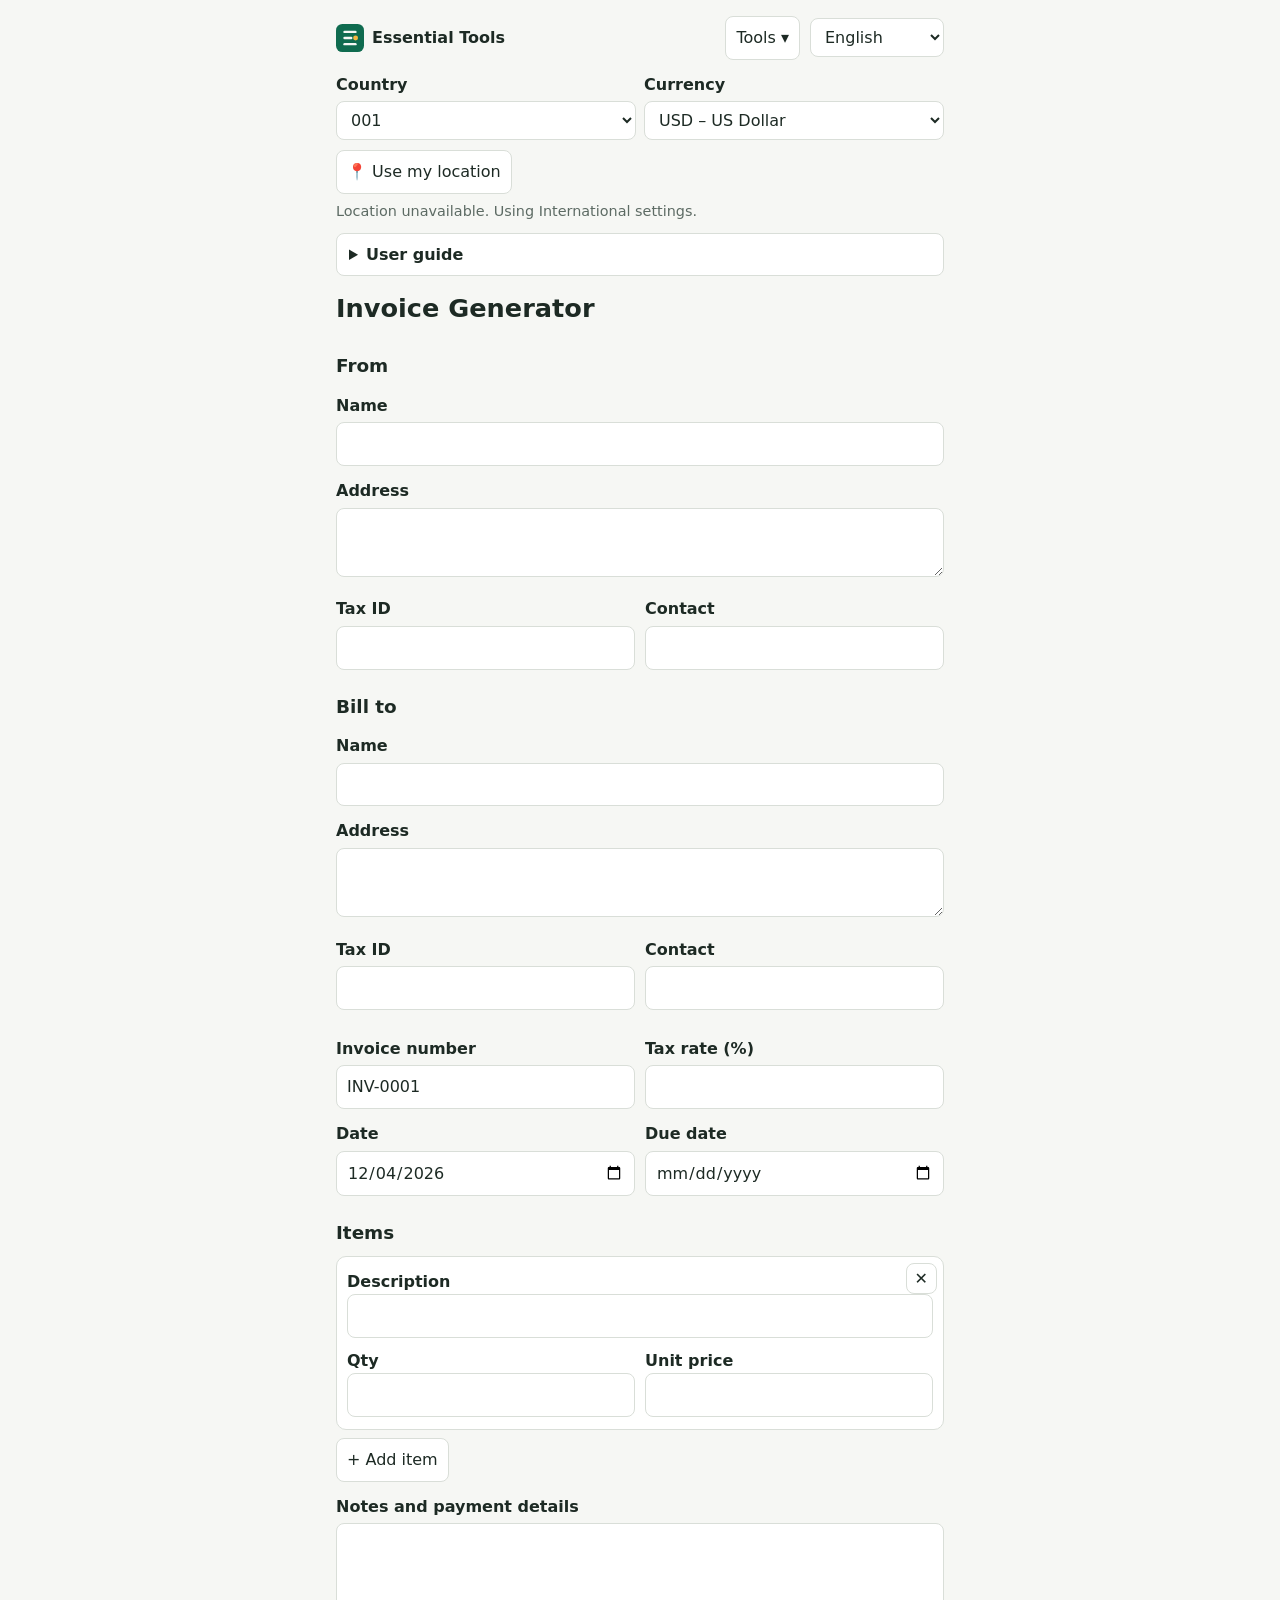
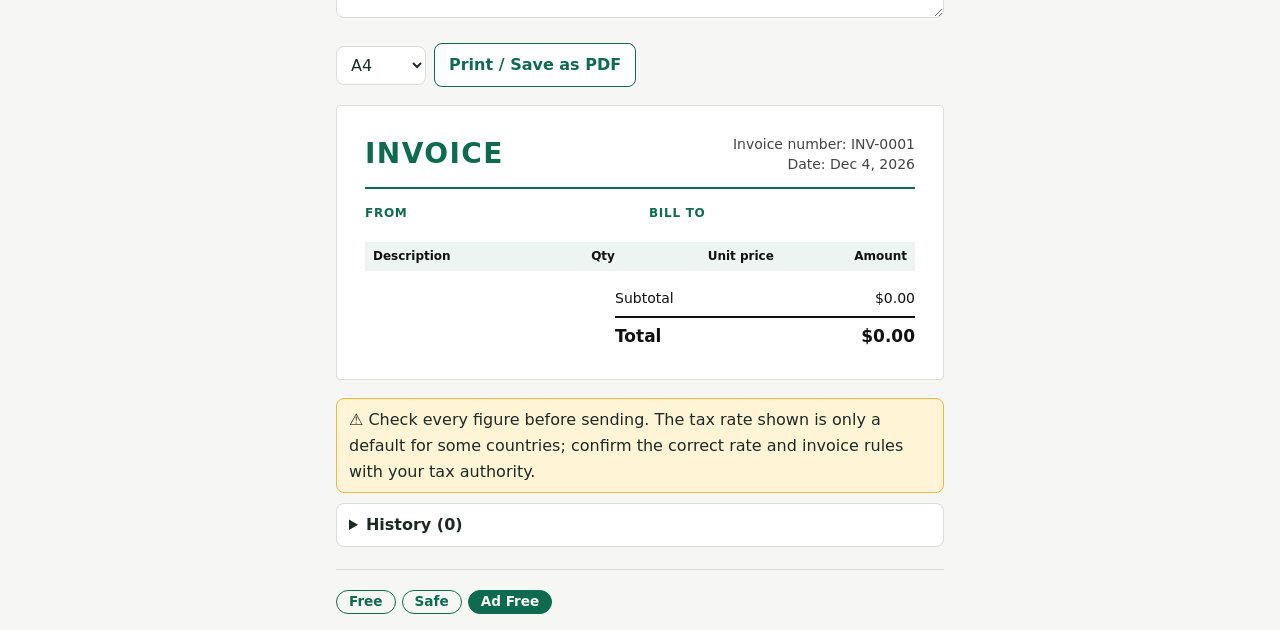
<file: inv.html>
<!doctype html>
<html lang="en">
<head>
<meta charset="utf-8">
<meta name="viewport" content="width=device-width, initial-scale=1, viewport-fit=cover">
<title>Invoice Generator | Essential Tools</title>
<link rel="stylesheet" href="common.css">
<style id="pg">@page{size:A4;margin:12mm}</style>
<style>
.g2{display:grid;grid-template-columns:1fr 1fr;gap:0 10px}
@media (max-width:520px){.g2{grid-template-columns:1fr}}
textarea{width:100%;font:inherit;color:var(--tx);background:var(--sf);border:1px solid var(--ln);border-radius:8px;padding:8px 10px}
h2.sh{font-size:1.15rem;margin:22px 0 4px}
.entry{position:relative;border:1px solid var(--ln);border-radius:10px;padding:4px 10px 10px;margin:8px 0;background:var(--sf)}
.entry label{margin:8px 0 2px}
.rm{position:absolute;top:6px;inset-inline-end:6px;padding:2px 8px}
.bar2{display:flex;gap:8px;flex-wrap:wrap;align-items:center;margin:18px 0}
.bar2 select{width:auto}
.paper{background:#fff;color:#111;border:1px solid var(--ln);border-radius:4px;padding:28px;margin:18px auto;line-height:1.45;font-size:14px}
.paper.a4{max-width:794px}.paper.lt{max-width:816px}
.paper .hd{display:flex;justify-content:space-between;gap:18px;align-items:flex-start;border-bottom:2px solid #0f6b4f;padding-bottom:12px}
.paper .ti{font-size:28px;margin:0;text-transform:uppercase;letter-spacing:.05em;color:#0f6b4f}
.paper .mt{text-align:end;color:#444}
.paper .ps{display:grid;grid-template-columns:1fr 1fr;gap:18px;margin:16px 0}
.paper h3{font-size:12px;text-transform:uppercase;letter-spacing:.06em;color:#0f6b4f;margin:0 0 4px}
.paper .pre{white-space:pre-line}
.paper table{width:100%;border-collapse:collapse;margin-top:6px}
.paper th{background:#eef4f1;text-align:start;font-size:12px;padding:6px 8px}
.paper td{padding:6px 8px;border-bottom:1px solid #ddd}
.paper .n{text-align:end;white-space:nowrap}
.paper .tot{margin:14px 0 0 auto;max-width:300px}
.paper .tl{display:flex;justify-content:space-between;gap:16px;padding:3px 0}
.paper .gt{font-weight:700;font-size:17px;border-top:2px solid #111;margin-top:4px;padding-top:6px}
.paper .nt{margin-top:22px}
@media print{
body{background:#fff}
#et-top,#et-bottom,.form,h1{display:none!important}
main{padding:0;max-width:none}
.paper{border:0;border-radius:0;padding:0;margin:0;max-width:none;font-size:11pt}
}
</style>
</head>
<body>
<main>
<div id="et-top"></div>
<h1 id="t"></h1>
<div class="form">
<h2 class="sh" id="hf"></h2>
<label for="fn" id="l_fn"></label><input id="fn" autocomplete="organization">
<label for="fa" id="l_fa"></label><textarea id="fa" rows="2"></textarea>
<div class="g2"><div><label for="ft" id="l_ft"></label><input id="ft"></div><div><label for="fc" id="l_fc"></label><input id="fc"></div></div>
<h2 class="sh" id="hb"></h2>
<label for="bn" id="l_bn"></label><input id="bn">
<label for="ba" id="l_ba"></label><textarea id="ba" rows="2"></textarea>
<div class="g2"><div><label for="bt" id="l_bt"></label><input id="bt"></div><div><label for="bc" id="l_bc"></label><input id="bc"></div></div>
<div class="g2" style="margin-top:14px"><div><label for="no" id="l_no"></label><input id="no"></div><div><label for="rate" id="l_rate"></label><input id="rate" inputmode="decimal"></div></div>
<div class="g2"><div><label for="dt" id="l_dt"></label><input id="dt" type="date"></div><div><label for="du" id="l_du"></label><input id="du" type="date"></div></div>
<h2 class="sh" id="hi"></h2><div id="itl"></div><button type="button" id="adi"></button>
<label for="notes" id="l_notes"></label><textarea id="notes" rows="3"></textarea>
<div class="bar2"><select id="pa"><option value="A4">A4</option><option value="Letter">Letter</option></select><button type="button" class="btn" id="pr"></button></div>
</div>
<div class="paper a4" id="cv"></div>
<div id="et-bottom"></div>
</main>
<script src="common.js"></script>
<script>
const S={
en:"Invoice Generator|Invoice|From|Bill to|Name|Address|Tax ID|Contact|Invoice number|Date|Due date|Items|Description|Qty|Unit price|Amount|Add item|Tax|Tax rate (%)|Subtotal|Total|Notes and payment details|Print / Save as PDF|Check every figure before sending. The tax rate shown is only a default for some countries; confirm the correct rate and invoice rules with your tax authority.",
bn:"ইনভয়েস জেনারেটর|ইনভয়েস|প্রেরক|বিলের প্রাপক|নাম|ঠিকানা|ট্যাক্স আইডি|যোগাযোগ|ইনভয়েস নম্বর|তারিখ|পরিশোধের শেষ তারিখ|পণ্য/সেবা|বিবরণ|পরিমাণ|একক দাম|মোট দাম|আইটেম যোগ করুন|ট্যাক্স|ট্যাক্সের হার (%)|উপমোট|সর্বমোট|নোট ও পেমেন্টের তথ্য|প্রিন্ট / PDF হিসেবে সেভ|পাঠানোর আগে প্রতিটি অঙ্ক যাচাই করুন। দেখানো ট্যাক্সের হার কিছু দেশের জন্য শুধু ডিফল্ট; সঠিক হার ও ইনভয়েসের নিয়ম আপনার কর কর্তৃপক্ষের কাছ থেকে নিশ্চিত করুন।",
hi:"इनवॉइस जनरेटर|इनवॉइस|प्रेषक|बिल प्राप्तकर्ता|नाम|पता|टैक्स आईडी|संपर्क|इनवॉइस नंबर|तारीख|देय तिथि|आइटम|विवरण|मात्रा|इकाई मूल्य|राशि|आइटम जोड़ें|कर|कर दर (%)|उप-योग|कुल|नोट्स और भुगतान विवरण|प्रिंट / PDF सहेजें|भेजने से पहले हर आँकड़ा जाँचें। दिखाई गई कर दर कुछ देशों के लिए केवल डिफ़ॉल्ट है; सही दर और इनवॉइस के नियम अपने कर प्राधिकरण से पक्का करें।",
ur:"انوائس جنریٹر|انوائس|بھیجنے والا|بل وصول کنندہ|نام|پتہ|ٹیکس آئی ڈی|رابطہ|انوائس نمبر|تاریخ|آخری تاریخ ادائیگی|اشیاء|تفصیل|مقدار|فی یونٹ قیمت|رقم|آئٹم شامل کریں|ٹیکس|ٹیکس کی شرح (%)|ذیلی میزان|کل|نوٹس اور ادائیگی کی تفصیلات|پرنٹ / PDF محفوظ کریں|بھیجنے سے پہلے ہر رقم جانچ لیں۔ دکھائی گئی ٹیکس شرح کچھ ممالک کے لیے صرف ڈیفالٹ ہے؛ درست شرح اور انوائس کے قواعد اپنی ٹیکس اتھارٹی سے تصدیق کریں۔",
ar:"منشئ الفواتير|فاتورة|من|فاتورة إلى|الاسم|العنوان|الرقم الضريبي|جهة الاتصال|رقم الفاتورة|التاريخ|تاريخ الاستحقاق|البنود|الوصف|الكمية|سعر الوحدة|المبلغ|إضافة بند|الضريبة|نسبة الضريبة (%)|المجموع الفرعي|الإجمالي|ملاحظات وبيانات الدفع|طباعة / حفظ بصيغة PDF|راجع كل رقم قبل الإرسال. نسبة الضريبة المعروضة افتراضية فقط لبعض الدول؛ تأكد من النسبة الصحيحة وقواعد الفواتير لدى هيئة الضرائب.",
fa:"ساخت فاکتور|فاکتور|فرستنده|صورتحساب برای|نام|نشانی|شناسه مالیاتی|تماس|شماره فاکتور|تاریخ|سررسید|اقلام|شرح|تعداد|قیمت واحد|مبلغ|افزودن قلم|مالیات|نرخ مالیات (٪)|جمع جزء|جمع کل|یادداشت‌ها و اطلاعات پرداخت|چاپ / ذخیره به‌صورت PDF|پیش از ارسال همه ارقام را بررسی کنید. نرخ مالیات نمایش‌داده‌شده برای برخی کشورها فقط پیش‌فرض است؛ نرخ درست و قوانین فاکتور را از سازمان مالیاتی تأیید کنید.",
tr:"Fatura Oluşturucu|Fatura|Gönderen|Fatura edilen|Ad|Adres|Vergi no|İletişim|Fatura numarası|Tarih|Vade tarihi|Kalemler|Açıklama|Adet|Birim fiyat|Tutar|Kalem ekle|Vergi|Vergi oranı (%)|Ara toplam|Toplam|Notlar ve ödeme bilgileri|Yazdır / PDF olarak kaydet|Göndermeden önce tüm rakamları kontrol edin. Gösterilen vergi oranı bazı ülkeler için yalnızca varsayılandır; doğru oranı ve fatura kurallarını vergi idarenizden doğrulayın.",
zh:"发票生成器|发票|开票方|收票方|名称|地址|税号|联系方式|发票编号|日期|到期日|项目|说明|数量|单价|金额|添加项目|税|税率（%）|小计|合计|备注与付款信息|打印 / 另存为 PDF|发送前请核对每个数字。所示税率仅为部分国家的默认值，请向税务机关确认正确的税率和发票规定。",
ja:"請求書作成|請求書|請求元|請求先|名称|住所|税番号|連絡先|請求書番号|日付|支払期限|明細|内容|数量|単価|金額|明細を追加|税|税率（%）|小計|合計|備考・支払情報|印刷 / PDFで保存|送付前にすべての数字を確認してください。表示される税率は一部の国の初期値にすぎません。正しい税率と請求書のルールは税務当局で確認してください。",
ko:"청구서 생성기|청구서|발행인|청구 대상|이름|주소|세금 ID|연락처|청구서 번호|날짜|지급 기한|항목|설명|수량|단가|금액|항목 추가|세금|세율(%)|소계|합계|메모 및 결제 정보|인쇄 / PDF로 저장|보내기 전에 모든 금액을 확인하세요. 표시된 세율은 일부 국가의 기본값일 뿐이므로 올바른 세율과 청구서 규정은 세무 당국에 확인하세요.",
ru:"Генератор счетов|Счёт|От|Плательщик|Название|Адрес|Налоговый номер|Контакты|Номер счёта|Дата|Срок оплаты|Позиции|Описание|Кол-во|Цена за единицу|Сумма|Добавить позицию|Налог|Ставка налога (%)|Промежуточный итог|Итого|Примечания и платёжные реквизиты|Печать / сохранить как PDF|Проверьте все цифры перед отправкой. Показанная ставка налога — лишь значение по умолчанию для некоторых стран; уточните верную ставку и правила оформления счетов в налоговой службе.",
es:"Generador de facturas|Factura|De|Facturar a|Nombre|Dirección|Identificación fiscal|Contacto|Número de factura|Fecha|Fecha de vencimiento|Conceptos|Descripción|Cant.|Precio unitario|Importe|Añadir concepto|Impuesto|Tipo de impuesto (%)|Subtotal|Total|Notas y datos de pago|Imprimir / Guardar como PDF|Revisa todas las cifras antes de enviar. El tipo de impuesto mostrado es solo un valor predeterminado para algunos países; confirma el tipo correcto y las normas de facturación con tu autoridad fiscal.",
fr:"Générateur de factures|Facture|De|Facturer à|Nom|Adresse|Numéro fiscal|Contact|Numéro de facture|Date|Date d’échéance|Lignes|Description|Qté|Prix unitaire|Montant|Ajouter une ligne|Taxe|Taux de taxe (%)|Sous-total|Total|Notes et informations de paiement|Imprimer / Enregistrer en PDF|Vérifiez chaque chiffre avant l’envoi. Le taux de taxe affiché n’est qu’une valeur par défaut pour certains pays ; confirmez le taux exact et les règles de facturation auprès de votre administration fiscale.",
de:"Rechnungsgenerator|Rechnung|Von|Rechnung an|Name|Adresse|Steuernummer|Kontakt|Rechnungsnummer|Datum|Fälligkeitsdatum|Positionen|Beschreibung|Menge|Einzelpreis|Betrag|Position hinzufügen|Steuer|Steuersatz (%)|Zwischensumme|Gesamt|Hinweise und Zahlungsinformationen|Drucken / Als PDF speichern|Prüfen Sie vor dem Versand jede Zahl. Der angezeigte Steuersatz ist nur für einige Länder ein Standardwert; klären Sie den richtigen Satz und die Rechnungsregeln mit Ihrer Steuerbehörde.",
pt:"Gerador de faturas|Fatura|De|Faturar para|Nome|Endereço|Identificação fiscal|Contato|Número da fatura|Data|Data de vencimento|Itens|Descrição|Qtd.|Preço unitário|Valor|Adicionar item|Imposto|Taxa de imposto (%)|Subtotal|Total|Observações e dados de pagamento|Imprimir / Salvar como PDF|Confira todos os valores antes de enviar. A taxa de imposto exibida é apenas um padrão para alguns países; confirme a taxa correta e as regras de faturamento com a autoridade fiscal.",
it:"Generatore di fatture|Fattura|Da|Fatturare a|Nome|Indirizzo|Codice fiscale / P. IVA|Contatto|Numero fattura|Data|Data di scadenza|Voci|Descrizione|Qtà|Prezzo unitario|Importo|Aggiungi voce|Imposta|Aliquota (%)|Subtotale|Totale|Note e dati di pagamento|Stampa / Salva come PDF|Controlla ogni cifra prima dell’invio. L’aliquota mostrata è solo un valore predefinito per alcuni paesi; conferma l’aliquota corretta e le regole di fatturazione con l’autorità fiscale.",
nl:"Factuurgenerator|Factuur|Van|Factuur aan|Naam|Adres|Btw-/belastingnummer|Contact|Factuurnummer|Datum|Vervaldatum|Regels|Omschrijving|Aantal|Prijs per stuk|Bedrag|Regel toevoegen|Belasting|Belastingtarief (%)|Subtotaal|Totaal|Opmerkingen en betaalgegevens|Afdrukken / Opslaan als pdf|Controleer alle bedragen voor verzending. Het getoonde tarief is voor sommige landen slechts een standaardwaarde; bevestig het juiste tarief en de factuurregels bij uw belastingdienst.",
pl:"Generator faktur|Faktura|Sprzedawca|Nabywca|Nazwa|Adres|Numer podatkowy|Kontakt|Numer faktury|Data|Termin płatności|Pozycje|Opis|Ilość|Cena jednostkowa|Kwota|Dodaj pozycję|Podatek|Stawka podatku (%)|Suma częściowa|Razem|Uwagi i dane do płatności|Drukuj / Zapisz jako PDF|Sprawdź wszystkie kwoty przed wysłaniem. Pokazana stawka podatku to tylko wartość domyślna dla niektórych krajów; potwierdź właściwą stawkę i zasady fakturowania w urzędzie skarbowym.",
uk:"Генератор рахунків|Рахунок|Від|Платник|Назва|Адреса|Податковий номер|Контакти|Номер рахунку|Дата|Термін оплати|Позиції|Опис|Кількість|Ціна за одиницю|Сума|Додати позицію|Податок|Ставка податку (%)|Проміжний підсумок|Разом|Примітки та платіжні реквізити|Друк / зберегти як PDF|Перевірте всі цифри перед надсиланням. Показана ставка податку — лише значення за замовчуванням для деяких країн; уточніть правильну ставку та правила оформлення рахунків у податковій службі.",
id:"Pembuat Faktur|Faktur|Dari|Tagihkan ke|Nama|Alamat|ID pajak|Kontak|Nomor faktur|Tanggal|Jatuh tempo|Item|Deskripsi|Jml|Harga satuan|Jumlah|Tambah item|Pajak|Tarif pajak (%)|Subtotal|Total|Catatan dan detail pembayaran|Cetak / Simpan sebagai PDF|Periksa semua angka sebelum mengirim. Tarif pajak yang ditampilkan hanya default untuk beberapa negara; konfirmasikan tarif yang benar dan aturan faktur dengan otoritas pajak.",
ms:"Penjana Invois|Invois|Daripada|Bil kepada|Nama|Alamat|ID cukai|Hubungan|Nombor invois|Tarikh|Tarikh matang|Item|Perihalan|Kuantiti|Harga seunit|Jumlah|Tambah item|Cukai|Kadar cukai (%)|Jumlah kecil|Jumlah|Nota dan butiran pembayaran|Cetak / Simpan sebagai PDF|Semak semua angka sebelum menghantar. Kadar cukai yang dipaparkan hanya lalai bagi sesetengah negara; sahkan kadar yang betul dan peraturan invois dengan pihak berkuasa cukai.",
th:"ตัวสร้างใบแจ้งหนี้|ใบแจ้งหนี้|จาก|เรียกเก็บจาก|ชื่อ|ที่อยู่|เลขประจำตัวผู้เสียภาษี|ติดต่อ|เลขที่ใบแจ้งหนี้|วันที่|วันครบกำหนด|รายการ|รายละเอียด|จำนวน|ราคาต่อหน่วย|จำนวนเงิน|เพิ่มรายการ|ภาษี|อัตราภาษี (%)|ยอดรวมย่อย|ยอดรวม|หมายเหตุและรายละเอียดการชำระเงิน|พิมพ์ / บันทึกเป็น PDF|ตรวจสอบตัวเลขทุกจุดก่อนส่ง อัตราภาษีที่แสดงเป็นค่าเริ่มต้นสำหรับบางประเทศเท่านั้น โปรดยืนยันอัตราที่ถูกต้องและกฎของใบแจ้งหนี้กับหน่วยงานสรรพากร",
vi:"Trình tạo hóa đơn|Hóa đơn|Từ|Xuất hóa đơn cho|Tên|Địa chỉ|Mã số thuế|Liên hệ|Số hóa đơn|Ngày|Hạn thanh toán|Hạng mục|Mô tả|SL|Đơn giá|Thành tiền|Thêm hạng mục|Thuế|Thuế suất (%)|Tạm tính|Tổng cộng|Ghi chú và thông tin thanh toán|In / Lưu thành PDF|Hãy kiểm tra mọi con số trước khi gửi. Thuế suất hiển thị chỉ là mặc định cho một số quốc gia; hãy xác nhận thuế suất đúng và quy định hóa đơn với cơ quan thuế.",
ta:"விலைப்பட்டியல் உருவாக்கி|விலைப்பட்டியல்|அனுப்புநர்|கட்டண பெறுநர்|பெயர்|முகவரி|வரி அடையாளம்|தொடர்பு|விலைப்பட்டியல் எண்|தேதி|செலுத்த வேண்டிய தேதி|பொருட்கள்|விவரம்|அளவு|அலகு விலை|தொகை|உருப்படி சேர்|வரி|வரி விகிதம் (%)|துணை மொத்தம்|மொத்தம்|குறிப்புகள் மற்றும் கட்டண விவரங்கள்|அச்சிடு / PDF ஆகச் சேமி|அனுப்பும் முன் ஒவ்வொரு எண்ணையும் சரிபார்க்கவும். காட்டப்படும் வரி விகிதம் சில நாடுகளுக்கான இயல்புநிலை மட்டுமே; சரியான விகிதத்தையும் விலைப்பட்டியல் விதிகளையும் வரி அதிகாரியிடம் உறுதிசெய்யவும்.",
te:"ఇన్వాయిస్ జనరేటర్|ఇన్వాయిస్|పంపినవారు|బిల్ గ్రహీత|పేరు|చిరునామా|పన్ను ID|సంప్రదింపు|ఇన్వాయిస్ నంబర్|తేదీ|చెల్లింపు గడువు|అంశాలు|వివరణ|పరిమాణం|యూనిట్ ధర|మొత్తం|అంశం జోడించు|పన్ను|పన్ను రేటు (%)|ఉప మొత్తం|మొత్తం|గమనికలు మరియు చెల్లింపు వివరాలు|ప్రింట్ / PDFగా సేవ్ చేయి|పంపే ముందు ప్రతి సంఖ్యను సరిచూడండి. చూపిన పన్ను రేటు కొన్ని దేశాలకు డిఫాల్ట్ మాత్రమే; సరైన రేటు, ఇన్వాయిస్ నియమాలను పన్ను అధికారుల వద్ద నిర్ధారించుకోండి.",
mr:"इनव्हॉइस जनरेटर|इनव्हॉइस|प्रेषक|बिल प्राप्तकर्ता|नाव|पत्ता|कर ओळख क्रमांक|संपर्क|इनव्हॉइस क्रमांक|तारीख|देय तारीख|बाबी|वर्णन|प्रमाण|एकक किंमत|रक्कम|बाब जोडा|कर|कर दर (%)|उप-बेरीज|एकूण|टिपा आणि पेमेंट तपशील|प्रिंट / PDF म्हणून सेव्ह करा|पाठवण्यापूर्वी प्रत्येक आकडा तपासा. दाखवलेला कर दर काही देशांसाठी फक्त डीफॉल्ट आहे; योग्य दर आणि इनव्हॉइसचे नियम कर प्राधिकरणाकडून खात्री करा.",
ne:"इनभ्वाइस जेनेरेटर|इनभ्वाइस|पठाउने|बिल प्राप्तकर्ता|नाम|ठेगाना|कर आईडी|सम्पर्क|इनभ्वाइस नम्बर|मिति|भुक्तानी मिति|वस्तुहरू|विवरण|परिमाण|एकाइ मूल्य|रकम|वस्तु थप्नुहोस्|कर|कर दर (%)|उप-जम्मा|जम्मा|टिप्पणी र भुक्तानी विवरण|प्रिन्ट / PDF सेभ गर्नुहोस्|पठाउनु अघि हरेक अङ्क जाँच्नुहोस्। देखाइएको कर दर केही देशका लागि मात्र पूर्वनिर्धारित हो; सही दर र इनभ्वाइसका नियम कर निकायसँग पुष्टि गर्नुहोस्।",
si:"ඉන්වොයිස් උත්පාදකය|ඉන්වොයිසය|යවන්නා|බිල්පත් ලබන්නා|නම|ලිපිනය|බදු හැඳුනුම|සම්බන්ධතා|ඉන්වොයිස් අංකය|දිනය|නියමිත දිනය|අයිතම|විස්තරය|ප්‍රමාණය|ඒකක මිල|මුදල|අයිතමයක් එක් කරන්න|බදු|බදු අනුපාතය (%)|උප එකතුව|මුළු එකතුව|සටහන් සහ ගෙවීම් තොරතුරු|මුද්‍රණය / PDF ලෙස සුරකින්න|යැවීමට පෙර සියලු අගයන් පරීක්ෂා කරන්න. පෙන්වන බදු අනුපාතය සමහර රටවල් සඳහා පෙරනිමියක් පමණි; නිවැරදි අනුපාතය සහ ඉන්වොයිස් නීති බදු අධිකාරියෙන් තහවුරු කරගන්න.",
sw:"Kitengeneza Ankara|Ankara|Kutoka|Mlipishwa|Jina|Anwani|Kitambulisho cha kodi|Mawasiliano|Namba ya ankara|Tarehe|Tarehe ya mwisho wa malipo|Vipengee|Maelezo|Idadi|Bei ya kitengo|Kiasi|Ongeza kipengee|Kodi|Kiwango cha kodi (%)|Jumla ndogo|Jumla|Maelezo na taarifa za malipo|Chapisha / Hifadhi kama PDF|Hakiki kila namba kabla ya kutuma. Kiwango cha kodi kilichoonyeshwa ni chaguo-msingi tu kwa baadhi ya nchi; thibitisha kiwango sahihi na kanuni za ankara na mamlaka ya kodi.",
he:"מחולל חשבוניות|חשבונית|מאת|לכבוד|שם|כתובת|מספר מס|איש קשר|מספר חשבונית|תאריך|תאריך פירעון|פריטים|תיאור|כמות|מחיר ליחידה|סכום|הוסף פריט|מס|שיעור מס (%)|סכום ביניים|סה״כ|הערות ופרטי תשלום|הדפסה / שמירה כ-PDF|בדקו כל מספר לפני השליחה. שיעור המס המוצג הוא ברירת מחדל בלבד עבור חלק מהמדינות; אשרו את השיעור הנכון ואת כללי החשבוניות מול רשות המסים.",
el:"Δημιουργός τιμολογίων|Τιμολόγιο|Από|Χρέωση σε|Όνομα|Διεύθυνση|ΑΦΜ / φορολογικό ID|Επικοινωνία|Αριθμός τιμολογίου|Ημερομηνία|Ημερομηνία λήξης|Είδη|Περιγραφή|Ποσ.|Τιμή μονάδας|Ποσό|Προσθήκη είδους|Φόρος|Συντελεστής φόρου (%)|Μερικό σύνολο|Σύνολο|Σημειώσεις και στοιχεία πληρωμής|Εκτύπωση / Αποθήκευση ως PDF|Ελέγξτε κάθε ποσό πριν την αποστολή. Ο συντελεστής που εμφανίζεται είναι μόνο προεπιλογή για ορισμένες χώρες· επιβεβαιώστε τον σωστό συντελεστή και τους κανόνες τιμολόγησης με τη φορολογική αρχή.",
sv:"Fakturagenerator|Faktura|Från|Faktureras till|Namn|Adress|Skatte-ID|Kontakt|Fakturanummer|Datum|Förfallodatum|Poster|Beskrivning|Antal|Á-pris|Belopp|Lägg till post|Skatt|Skattesats (%)|Delsumma|Totalt|Anteckningar och betalningsinformation|Skriv ut / Spara som PDF|Kontrollera alla belopp innan du skickar. Den visade skattesatsen är bara ett standardvärde för vissa länder; bekräfta rätt sats och fakturareglerna hos skattemyndigheten."};
const S2={
en:"Fill in your details and add items, and the invoice appears below. Currency, tax name and paper size follow the selected country, and you can change them. Press Print and choose “Save as PDF”. Your data stays in your browser and is erased when you leave this page.",
bn:"আপনার তথ্য লিখে আইটেম যোগ করুন, নিচে ইনভয়েস দেখা যাবে। মুদ্রা, ট্যাক্সের নাম ও কাগজের মাপ নির্বাচিত দেশ অনুযায়ী বসে, আপনি বদলাতে পারবেন। প্রিন্ট চেপে “Save as PDF” বেছে নিন। আপনার তথ্য ব্রাউজারেই থাকে এবং এই পেজ ছাড়লে মুছে যায়।",
hi:"अपनी जानकारी भरें और आइटम जोड़ें, इनवॉइस नीचे दिखेगा। मुद्रा, कर का नाम और कागज़ का आकार चुने हुए देश के अनुसार होते हैं, आप बदल सकते हैं। प्रिंट दबाकर “Save as PDF” चुनें। आपका डेटा ब्राउज़र में रहता है और इस पेज को छोड़ने पर मिट जाता है।",
ur:"اپنی تفصیلات بھریں اور آئٹم شامل کریں، انوائس نیچے نظر آئے گی۔ کرنسی، ٹیکس کا نام اور کاغذ کا سائز منتخب ملک کے مطابق ہوتے ہیں، آپ بدل سکتے ہیں۔ پرنٹ دبا کر “Save as PDF” چنیں۔ آپ کا ڈیٹا براؤزر میں رہتا ہے اور اس صفحے سے نکلنے پر مٹ جاتا ہے۔",
ar:"املأ بياناتك وأضف البنود لتظهر الفاتورة أدناه. تتبع العملة واسم الضريبة وحجم الورق الدولة المختارة ويمكنك تغييرها. اضغط طباعة واختر “Save as PDF”. تبقى بياناتك في متصفحك وتُمسح عند مغادرة هذه الصفحة.",
fa:"اطلاعات خود را وارد و اقلام را اضافه کنید تا فاکتور در پایین نمایش داده شود. واحد پول، نام مالیات و اندازه کاغذ طبق کشور انتخاب‌شده تنظیم می‌شود و می‌توانید تغییرشان دهید. چاپ را بزنید و «Save as PDF» را انتخاب کنید. داده‌های شما در مرورگرتان می‌ماند و با ترک این صفحه پاک می‌شود.",
tr:"Bilgilerinizi girin ve kalem ekleyin, fatura aşağıda görünür. Para birimi, vergi adı ve kâğıt boyutu seçilen ülkeye göre ayarlanır, değiştirebilirsiniz. Yazdır’a basıp “Save as PDF” seçin. Verileriniz tarayıcınızda kalır ve bu sayfadan çıkınca silinir.",
zh:"填写您的信息并添加项目，发票会显示在下方。货币、税种名称和纸张大小按所选国家设置，您可以更改。点击打印并选择“Save as PDF”。数据保留在浏览器中，离开此页面后即被清除。",
ja:"情報を入力して明細を追加すると、下に請求書が表示されます。通貨・税の名称・用紙サイズは選択した国に合わせて設定され、変更できます。印刷を押して「Save as PDF」を選びます。データはブラウザ内に保存され、このページを離れると消去されます。",
ko:"정보를 입력하고 항목을 추가하면 아래에 청구서가 나타납니다. 통화, 세금 이름, 용지 크기는 선택한 국가에 맞춰 설정되며 변경할 수 있습니다. 인쇄를 눌러 “Save as PDF”를 선택하세요. 데이터는 브라우저에만 있고 이 페이지를 떠나면 삭제됩니다.",
ru:"Заполните данные и добавьте позиции, счёт появится ниже. Валюта, название налога и размер бумаги зависят от выбранной страны, их можно изменить. Нажмите «Печать» и выберите «Сохранить как PDF». Данные остаются в вашем браузере и удаляются при выходе со страницы.",
es:"Rellena tus datos y añade conceptos, la factura aparece abajo. La moneda, el nombre del impuesto y el tamaño del papel siguen el país elegido y puedes cambiarlos. Pulsa Imprimir y elige «Guardar como PDF». Tus datos permanecen en tu navegador y se borran al salir de esta página.",
fr:"Renseignez vos informations et ajoutez des lignes, la facture apparaît ci-dessous. La devise, le nom de la taxe et le format de papier suivent le pays choisi, et vous pouvez les modifier. Appuyez sur Imprimer puis choisissez « Enregistrer au format PDF ». Vos données restent dans votre navigateur et sont effacées quand vous quittez cette page.",
de:"Tragen Sie Ihre Daten ein und fügen Sie Positionen hinzu, dann erscheint die Rechnung unten. Währung, Steuerbezeichnung und Papierformat folgen dem gewählten Land, Sie können sie ändern. Klicken Sie auf Drucken und wählen Sie „Als PDF speichern“. Ihre Daten bleiben im Browser und werden beim Verlassen der Seite gelöscht.",
pt:"Preencha seus dados e adicione itens, a fatura aparece abaixo. Moeda, nome do imposto e tamanho do papel seguem o país escolhido e você pode alterá-los. Toque em Imprimir e escolha “Salvar como PDF”. Seus dados ficam no navegador e são apagados ao sair desta página.",
it:"Inserisci i tuoi dati e aggiungi le voci, la fattura appare qui sotto. Valuta, nome dell’imposta e formato della carta seguono il paese scelto e puoi modificarli. Premi Stampa e scegli «Salva come PDF». I tuoi dati restano nel browser e vengono cancellati quando lasci la pagina.",
nl:"Vul uw gegevens in en voeg regels toe, de factuur verschijnt hieronder. Valuta, belastingnaam en papierformaat volgen het gekozen land en u kunt ze wijzigen. Klik op Afdrukken en kies “Opslaan als pdf”. Uw gegevens blijven in uw browser en worden gewist als u deze pagina verlaat.",
pl:"Uzupełnij dane i dodaj pozycje, a faktura pojawi się poniżej. Waluta, nazwa podatku i format papieru zależą od wybranego kraju i możesz je zmienić. Naciśnij Drukuj i wybierz „Zapisz jako PDF”. Dane pozostają w przeglądarce i są usuwane po opuszczeniu strony.",
uk:"Заповніть дані й додайте позиції, рахунок з’явиться нижче. Валюта, назва податку та розмір паперу залежать від обраної країни, їх можна змінити. Натисніть «Друк» і виберіть «Зберегти як PDF». Дані залишаються у вашому браузері й видаляються після виходу зі сторінки.",
id:"Isi data Anda dan tambahkan item, faktur muncul di bawah. Mata uang, nama pajak, dan ukuran kertas mengikuti negara yang dipilih dan dapat Anda ubah. Tekan Cetak dan pilih “Simpan sebagai PDF”. Data Anda tetap di browser dan dihapus saat Anda meninggalkan halaman ini.",
ms:"Isi butiran anda dan tambah item, invois muncul di bawah. Mata wang, nama cukai dan saiz kertas mengikut negara yang dipilih dan anda boleh mengubahnya. Tekan Cetak dan pilih “Save as PDF”. Data anda kekal dalam pelayar dan dipadam apabila anda meninggalkan halaman ini.",
th:"กรอกข้อมูลและเพิ่มรายการ ใบแจ้งหนี้จะแสดงด้านล่าง สกุลเงิน ชื่อภาษี และขนาดกระดาษเป็นไปตามประเทศที่เลือก และคุณเปลี่ยนได้ กดพิมพ์แล้วเลือก “Save as PDF” ข้อมูลอยู่ในเบราว์เซอร์และจะถูกลบเมื่อออกจากหน้านี้",
vi:"Điền thông tin và thêm hạng mục, hóa đơn hiện bên dưới. Tiền tệ, tên thuế và khổ giấy theo quốc gia đã chọn, bạn có thể thay đổi. Nhấn In rồi chọn “Save as PDF”. Dữ liệu ở lại trong trình duyệt và bị xóa khi bạn rời trang này.",
ta:"உங்கள் விவரங்களை நிரப்பி உருப்படிகளைச் சேர்த்தால் விலைப்பட்டியல் கீழே தோன்றும். நாணயம், வரிப் பெயர், தாள் அளவு தேர்ந்த நாட்டைப் பின்பற்றும், நீங்கள் மாற்றலாம். அச்சிடு அழுத்தி “Save as PDF” தேர்வு செய்யவும். உங்கள் தரவு உலாவியிலேயே இருக்கும், இந்தப் பக்கத்தை விட்டுச் சென்றால் அழிக்கப்படும்.",
te:"మీ వివరాలు నింపి అంశాలు జోడించండి, ఇన్వాయిస్ కింద కనిపిస్తుంది. కరెన్సీ, పన్ను పేరు, కాగితం పరిమాణం ఎంచుకున్న దేశాన్ని అనుసరిస్తాయి, మీరు మార్చవచ్చు. ప్రింట్ నొక్కి “Save as PDF” ఎంచుకోండి. మీ డేటా బ్రౌజర్‌లోనే ఉంటుంది, ఈ పేజీని వదిలితే తొలగించబడుతుంది.",
mr:"तुमची माहिती भरा आणि बाबी जोडा, इनव्हॉइस खाली दिसेल. चलन, कराचे नाव आणि कागदाचा आकार निवडलेल्या देशानुसार ठरतात, तुम्ही बदलू शकता. प्रिंट दाबून “Save as PDF” निवडा. तुमचा डेटा ब्राउझरमध्येच राहतो आणि हे पान सोडल्यावर पुसला जातो.",
ne:"आफ्ना विवरण भर्नुहोस् र वस्तु थप्नुहोस्, इनभ्वाइस तल देखिन्छ। मुद्रा, करको नाम र कागजको आकार छानिएको देश अनुसार हुन्छन्, तपाईं बदल्न सक्नुहुन्छ। प्रिन्ट थिचेर “Save as PDF” रोज्नुहोस्। तपाईंको डेटा ब्राउजरमै रहन्छ र यो पेज छोडेपछि मेटिन्छ।",
si:"ඔබේ තොරතුරු පුරවා අයිතම එක් කරන්න, ඉන්වොයිසය පහළ පෙනේ. මුදල්, බදු නම සහ කඩදාසි ප්‍රමාණය තෝරාගත් රට අනුව සැකසේ, ඔබට වෙනස් කළ හැක. මුද්‍රණය ඔබා “Save as PDF” තෝරන්න. ඔබේ දත්ත බ්‍රවුසරයේම පවතී, මෙම පිටුවෙන් ඉවත් වූ විට මැකේ.",
sw:"Jaza taarifa zako na uongeze vipengee, ankara itaonekana hapa chini. Sarafu, jina la kodi na ukubwa wa karatasi hufuata nchi uliyochagua, na unaweza kuvibadilisha. Bonyeza Chapisha na uchague “Save as PDF”. Data yako hubaki kwenye kivinjari na hufutwa unapoondoka kwenye ukurasa huu.",
he:"מלאו את הפרטים והוסיפו פריטים, והחשבונית תופיע למטה. המטבע, שם המס וגודל הנייר נקבעים לפי המדינה שנבחרה, ואפשר לשנות אותם. לחצו על הדפסה ובחרו “Save as PDF”. הנתונים נשארים בדפדפן ונמחקים כשעוזבים את הדף.",
el:"Συμπληρώστε τα στοιχεία σας και προσθέστε είδη, το τιμολόγιο εμφανίζεται παρακάτω. Το νόμισμα, η ονομασία του φόρου και το μέγεθος χαρτιού ακολουθούν τη χώρα που επιλέξατε και μπορείτε να τα αλλάξετε. Πατήστε Εκτύπωση και επιλέξτε «Save as PDF». Τα δεδομένα μένουν στον browser και διαγράφονται όταν φύγετε από τη σελίδα.",
sv:"Fyll i dina uppgifter och lägg till poster, så visas fakturan nedan. Valuta, skattenamn och pappersstorlek följer det valda landet och du kan ändra dem. Tryck på Skriv ut och välj ”Spara som PDF”. Dina uppgifter stannar i webbläsaren och raderas när du lämnar sidan."};

const $=id=>document.getElementById(id),T=k=>ET.t(k),KEY="et_inv";
const pad=n=>String(n).padStart(2,"0"),now=new Date(),today=now.getFullYear()+"-"+pad(now.getMonth()+1)+"-"+pad(now.getDate());
let D={fn:"",fa:"",ft:"",fc:"",bn:"",ba:"",bt:"",bc:"",no:"INV-0001",dt:today,du:"",rate:"",notes:"",items:[{}],paper:"A4",ov:{}};
try{const s=JSON.parse(sessionStorage.getItem(KEY)||"null");if(s)D=Object.assign(D,s)}catch(e){}
const save=()=>{try{sessionStorage.setItem(KEY,JSON.stringify(D))}catch(e){}};
/* tax name, tax-ID abbreviation, default standard rate (only where confirmed; otherwise blank). General guidance, not tax advice. */
const TX={BD:["VAT","BIN",15],IN:["GST","GSTIN"],PK:["GST","NTN"],NP:["VAT","PAN"],LK:["VAT","TIN"],US:["Sales tax","EIN"],CA:["GST/HST","GST/HST",5],GB:["VAT","VAT",20],IE:["VAT","VAT",23],AU:["GST","ABN",10],DE:["USt","USt-IdNr."],AT:["USt","UID",20],CH:["MWST","UID",8.1],FR:["TVA","TVA"],ES:["IVA","NIF"],IT:["IVA","P.IVA"],NL:["BTW","BTW"],PL:["VAT","NIP",23],SE:["moms","VAT",25],GR:["ΦΠΑ","ΑΦΜ",24],TR:["KDV","VKN"],RU:["НДС","ИНН"],SA:["VAT","VAT"],AE:["VAT","TRN",5],ID:["PPN","NPWP"],ZA:["VAT","VAT"],MX:["IVA","RFC"],BR:["","CNPJ"],KE:["VAT","PIN",16],NG:["VAT","TIN"],SG:["GST","GST"]};
const LETTER=["US","CA","MX"];
function preset(){const r=TX[ET.state.country];
if(!D.ov.rate)D.rate=r&&r[2]!==undefined?String(r[2]):"";
if(!D.ov.paper)D.paper=LETTER.includes(ET.state.country)?"Letter":"A4"}
const taxName=()=>{const r=TX[ET.state.country];return r&&r[0]?r[0]:T(17)};
const idLbl=()=>{const r=TX[ET.state.country];return T(6)+(r&&r[1]?" ("+r[1]+")":"")};
const num=v=>parseFloat(String(v||"").replace(",","."))||0;
const digits=()=>{try{return new Intl.NumberFormat("en",{style:"currency",currency:ET.state.cur}).resolvedOptions().maximumFractionDigits}catch(e){return 2}};
const nf=(n,d)=>{try{return new Intl.NumberFormat(ET.state.lang,{maximumFractionDigits:d}).format(n)}catch(e){return String(n)}};
const dateTxt=v=>{const m=/^(\d{4})-(\d\d)-(\d\d)$/.exec(v||"");if(!m)return v||"";try{return new Intl.DateTimeFormat(ET.state.lang,{dateStyle:"medium"}).format(new Date(+m[1],+m[2]-1,+m[3]))}catch(e){return v}};
/*CALC*/
function calc(){
const f=Math.pow(10,digits());let sub=0;
const rows=D.items.filter(o=>o.d||o.q||o.p).map(o=>{const q=num(o.q),pm=Math.round(num(o.p)*f),am=Math.round(q*pm);sub+=am;return{d:o.d||"",q,pm,am}});
const r=num(D.rate),tax=Math.round(sub*r/100);
return{rows,sub,tax,tot:sub+tax,f,r}}
/*ENDCALC*/
const el=(tag,cls,txt)=>{const e=document.createElement(tag);if(cls)e.className=cls;if(txt!==undefined&&txt!==null)e.textContent=txt;e.setAttribute("dir","auto");return e};
function party(title,n,a,t,c){
const d=el("div","pt");d.appendChild(el("h3","",title));
if(n)d.appendChild(el("strong","",n));if(a)d.appendChild(el("div","pre",a));if(c)d.appendChild(el("div","",c));if(t)d.appendChild(el("div","",idLbl()+": "+t));return d}
function drawDoc(){
const c=$("cv"),k=calc(),m=x=>ET.money(x/k.f);c.replaceChildren();
const hd=el("div","hd"),l=el("div","");l.appendChild(el("h2","ti",T(1)));hd.appendChild(l);
const r=el("div","mt");[D.no&&T(8)+": "+D.no,D.dt&&T(9)+": "+dateTxt(D.dt),D.du&&T(10)+": "+dateTxt(D.du)].filter(Boolean).forEach(x=>r.appendChild(el("div","",x)));hd.appendChild(r);c.appendChild(hd);
const ps=el("div","ps");ps.appendChild(party(T(2),D.fn,D.fa,D.ft,D.fc));ps.appendChild(party(T(3),D.bn,D.ba,D.bt,D.bc));c.appendChild(ps);
const tb=document.createElement("table"),row=(cells,h)=>{const tr=document.createElement("tr");cells.forEach((x,i)=>{const td=document.createElement(h?"th":"td");td.textContent=x;td.setAttribute("dir","auto");if(i>0)td.className="n";tr.appendChild(td)});tb.appendChild(tr)};
row([T(12),T(13),T(14),T(15)],1);
k.rows.forEach(o=>row([o.d,nf(o.q,4),m(o.pm),m(o.am)]));c.appendChild(tb);
const tt=el("div","tot"),line=(a,b,cls)=>{const d=el("div","tl"+(cls?" "+cls:""));d.appendChild(el("span","",a));d.appendChild(el("span","",b));tt.appendChild(d)};
line(T(19),m(k.sub));if(k.r)line(taxName()+" ("+nf(k.r,2)+"%)",m(k.tax));line(T(20),m(k.tot),"gt");c.appendChild(tt);
if(D.notes.trim()){const n=el("div","nt");n.appendChild(el("h3","",T(21)));n.appendChild(el("div","pre",D.notes));c.appendChild(n)}}
function fld(lbl,val,fn,cls){
const w=document.createElement("label"),s=document.createElement("span"),i=document.createElement("input");
s.textContent=lbl;i.value=val||"";if(cls==="n")i.setAttribute("inputmode","decimal");
i.addEventListener("input",()=>{fn(i.value);save();drawDoc()});w.appendChild(s);w.appendChild(i);return w}
function entries(){
const box=$("itl");box.replaceChildren();
D.items.forEach((o,i)=>{const d=document.createElement("div");d.className="entry";
d.appendChild(fld(T(12),o.d,v=>{o.d=v}));
const g=document.createElement("div");g.className="g2";g.appendChild(fld(T(13),o.q,v=>{o.q=v},"n"));g.appendChild(fld(T(14),o.p,v=>{o.p=v},"n"));d.appendChild(g);
const x=document.createElement("button");x.type="button";x.className="rm";x.textContent="✕";
x.onclick=()=>{D.items.splice(i,1);if(!D.items.length)D.items.push({});save();entries();drawDoc()};
d.appendChild(x);box.appendChild(d)})}
const IDS=["fn","fa","ft","fc","bn","ba","bt","bc","no","dt","du","rate","notes"],LB={fn:4,fa:5,fc:7,bn:4,ba:5,bc:7,no:8,dt:9,du:10,rate:18,notes:21};
function labels(){
$("t").textContent=T(0);document.title=T(0)+" | Essential Tools";
Object.keys(LB).forEach(k=>{$("l_"+k).textContent=T(LB[k])});
$("l_ft").textContent=idLbl();$("l_bt").textContent=idLbl();$("hf").textContent=T(2);$("hb").textContent=T(3);$("hi").textContent=T(11);
$("adi").textContent="+ "+T(16);$("pr").textContent=T(22);
preset();$("rate").value=D.rate;$("pa").value=D.paper;
$("pg").textContent="@page{size:"+(D.paper==="Letter"?"letter":"A4")+";margin:12mm}";
$("cv").className="paper "+(D.paper==="Letter"?"lt":"a4");entries();drawDoc()}
IDS.forEach(k=>{const i=$(k);i.value=D[k]||"";i.addEventListener("input",()=>{D[k]=i.value;if(k==="rate")D.ov.rate=1;save();drawDoc()})});
$("pa").onchange=e=>{D.paper=e.target.value;D.ov.paper=1;save();$("pg").textContent="@page{size:"+(D.paper==="Letter"?"letter":"A4")+";margin:12mm}";$("cv").className="paper "+(D.paper==="Letter"?"lt":"a4")};
$("adi").onclick=()=>{D.items.push({});save();entries()};
$("pr").onclick=()=>{const k=calc();ET.logNow(T(1)+" "+(D.no||"")+": "+ET.money(k.tot/k.f));window.print()};
ET.start({id:"inv",file:"inv.html",S,S2,labels,guide:()=>ET.t2(0),warn:()=>T(23)});
</script>
</body>
</html>
</file>
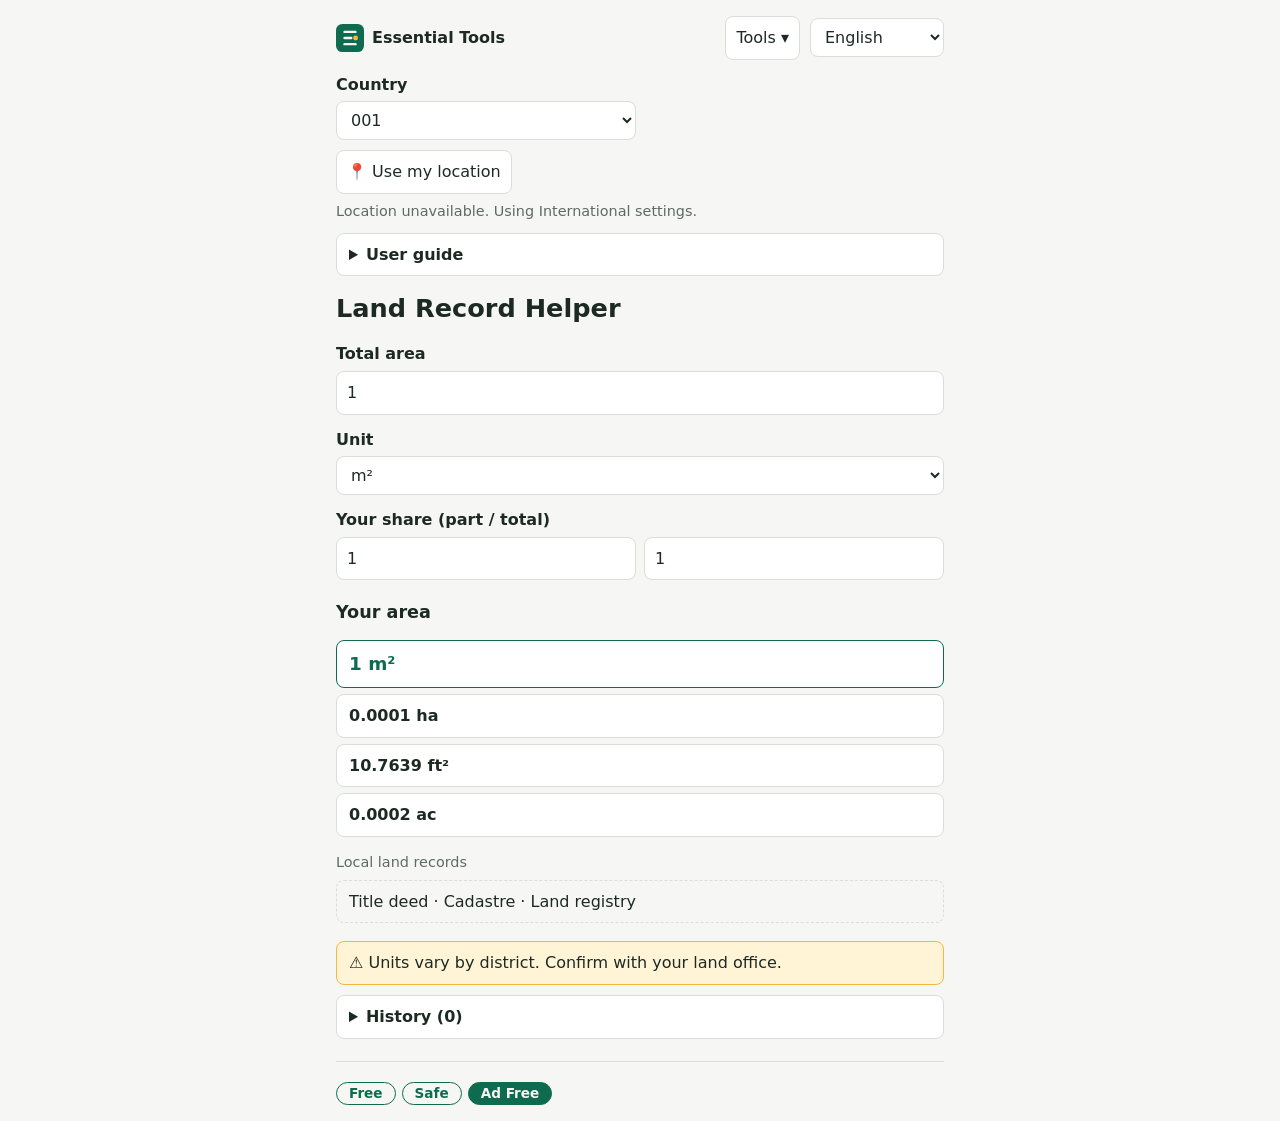
<file: land.html>
<!doctype html>
<html lang="en">
<head>
<meta charset="utf-8">
<meta name="viewport" content="width=device-width, initial-scale=1, viewport-fit=cover">
<title>Land Record Helper | Essential Tools</title>
<link rel="stylesheet" href="common.css">
<style>.res{margin:14px 0;padding:0;list-style:none}.res li{padding:8px 12px;border:1px solid var(--ln);border-radius:8px;background:var(--sf);margin:6px 0;font-weight:600}.res li:first-child{border-color:var(--ac);color:var(--ac);font-size:1.15rem}.lr{border:1px dashed var(--ln);border-radius:8px;padding:8px 12px}</style>
</head>
<body>
<main>
<div id="et-top"></div>
<h1 id="t"></h1>
<label for="am" id="l_am"></label><input id="am" inputmode="decimal" autocomplete="off">
<label for="un" id="l_un"></label><select id="un"></select>
<label id="l_sh"></label>
<div class="row"><input id="sn" inputmode="decimal" aria-label="part"><input id="sd" inputmode="decimal" aria-label="total"></div>
<h2 id="h_rs" style="font-size:1.1rem;margin:18px 0 0"></h2>
<ul class="res" id="out" role="status" aria-live="polite"></ul>
<p class="mu" id="lt"></p><div class="lr" id="lr" dir="auto"></div>
<div id="et-bottom"></div>
</main>
<script src="common.js"></script>
<script>
/* Strings, in this order: 0 title | 1 Total area | 2 Unit | 3 Your share | 4 Result | 5 Land records | 6 Warning | 7 Guide */
const S={
en:"Land Record Helper|Total area|Unit|Your share (part / total)|Your area|Local land records|Units vary by district. Confirm with your land office.|Enter the area, its unit and your share (e.g. 1 / 3).",
bn:"জমির খতিয়ান সহায়ক|মোট জমি|একক|আপনার অংশ (অংশ / মোট)|আপনার জমি|স্থানীয় ভূমি রেকর্ড|এলাকাভেদে একক ভিন্ন হয়। ভূমি অফিসে নিশ্চিত হোন।|জমির পরিমাণ, একক ও আপনার অংশ দিন (যেমন ১ / ৩)।",
hi:"भूमि अभिलेख सहायक|कुल क्षेत्रफल|इकाई|आपका हिस्सा (भाग / कुल)|आपकी ज़मीन|स्थानीय भू-अभिलेख|इकाइयाँ जिले के अनुसार अलग होती हैं। भूमि कार्यालय से पुष्टि करें।|क्षेत्रफल, इकाई और अपना हिस्सा दें (जैसे 1 / 3)।",
ur:"زمینی ریکارڈ معاون|کل رقبہ|اکائی|آپ کا حصہ (حصہ / کل)|آپ کی زمین|مقامی اراضی ریکارڈ|اکائیاں ضلع کے لحاظ سے مختلف ہوتی ہیں۔ محکمہ مال سے تصدیق کریں۔|رقبہ، اکائی اور اپنا حصہ درج کریں (مثلاً 1 / 3)۔",
ar:"مساعد سجلات الأراضي|المساحة الكلية|الوحدة|حصتك (الجزء / الكل)|مساحتك|سجلات الأراضي المحلية|تختلف الوحدات من منطقة لأخرى. تأكد من مكتب الأراضي.|أدخل المساحة ووحدتها وحصتك (مثل 1 / 3).",
fa:"دستیار سوابق زمین|مساحت کل|واحد|سهم شما (سهم / کل)|مساحت شما|سوابق زمین محلی|واحدها در هر منطقه متفاوت است. با اداره ثبت تأیید کنید.|مساحت، واحد و سهم خود را وارد کنید (مثلاً 1 / 3).",
tr:"Arazi Kaydı Yardımcısı|Toplam alan|Birim|Hissen (pay / toplam)|Alanın|Yerel tapu kayıtları|Birimler bölgeye göre değişir. Tapu müdürlüğünden doğrulayın.|Alanı, birimini ve hissenizi girin (örn. 1 / 3).",
zh:"土地登记助手|总面积|单位|您的份额（份/总）|您的面积|当地土地登记|各地单位可能不同，请向土地管理部门确认。|输入面积、单位和您的份额（如 1 / 3）。",
ja:"土地登記アシスタント|総面積|単位|あなたの持分（分子/分母）|あなたの面積|現地の土地登記|単位は地域で異なります。登記所でご確認ください。|面積・単位・持分を入力してください（例 1 / 3）。",
ko:"토지 등기 도우미|총 면적|단위|내 지분(부분 / 전체)|내 면적|현지 토지 기록|단위는 지역마다 다릅니다. 관할 기관에 확인하세요.|면적, 단위, 지분을 입력하세요(예: 1 / 3).",
ru:"Помощник по земельным записям|Общая площадь|Единица|Ваша доля (часть / всего)|Ваша площадь|Местные земельные документы|Единицы различаются по регионам. Уточните в земельном органе.|Введите площадь, единицу и свою долю (например, 1 / 3).",
es:"Asistente de registro de tierras|Superficie total|Unidad|Tu parte (parte / total)|Tu superficie|Registros de tierras locales|Las unidades varían según la zona. Confirma en el registro.|Introduce la superficie, la unidad y tu parte (p. ej., 1 / 3).",
fr:"Assistant foncier|Surface totale|Unité|Votre part (part / total)|Votre surface|Registres fonciers locaux|Les unités varient selon la région. Vérifiez auprès du service foncier.|Saisissez la surface, l’unité et votre part (ex. 1 / 3).",
de:"Grundbuch-Helfer|Gesamtfläche|Einheit|Ihr Anteil (Teil / Gesamt)|Ihre Fläche|Lokale Grundstücksregister|Einheiten variieren je nach Region. Beim Grundbuchamt prüfen.|Fläche, Einheit und Ihren Anteil eingeben (z. B. 1 / 3).",
pt:"Assistente de registro de terras|Área total|Unidade|Sua parte (parte / total)|Sua área|Registros de terras locais|As unidades variam por região. Confirme no cartório.|Informe a área, a unidade e sua parte (ex.: 1 / 3).",
it:"Assistente catasto|Superficie totale|Unità|La tua quota (parte / totale)|La tua superficie|Registri fondiari locali|Le unità variano da zona a zona. Verifica presso l’ufficio competente.|Inserisci superficie, unità e la tua quota (es. 1 / 3).",
nl:"Kadaster-assistent|Totale oppervlakte|Eenheid|Uw aandeel (deel / totaal)|Uw oppervlakte|Lokale grondregisters|Eenheden verschillen per regio. Controleer bij het kadaster.|Voer oppervlakte, eenheid en uw aandeel in (bijv. 1 / 3).",
pl:"Asystent ewidencji gruntów|Powierzchnia całkowita|Jednostka|Twój udział (część / całość)|Twoja powierzchnia|Lokalne rejestry gruntów|Jednostki różnią się w regionach. Potwierdź w urzędzie.|Wpisz powierzchnię, jednostkę i swój udział (np. 1 / 3).",
uk:"Помічник із земельних записів|Загальна площа|Одиниця|Ваша частка (частина / всього)|Ваша площа|Місцеві земельні реєстри|Одиниці різняться залежно від регіону. Уточніть у земельному органі.|Введіть площу, одиницю та свою частку (наприклад, 1 / 3).",
id:"Asisten Catatan Tanah|Luas total|Satuan|Bagian Anda (bagian / total)|Luas Anda|Catatan tanah lokal|Satuan berbeda tiap daerah. Pastikan ke kantor pertanahan.|Masukkan luas, satuan, dan bagian Anda (mis. 1 / 3).",
ms:"Pembantu Rekod Tanah|Keluasan keseluruhan|Unit|Bahagian anda (bahagian / jumlah)|Keluasan anda|Rekod tanah tempatan|Unit berbeza mengikut daerah. Sahkan di pejabat tanah.|Masukkan keluasan, unit dan bahagian anda (cth. 1 / 3).",
th:"ผู้ช่วยทะเบียนที่ดิน|พื้นที่รวม|หน่วย|ส่วนของคุณ (ส่วน / ทั้งหมด)|พื้นที่ของคุณ|ทะเบียนที่ดินท้องถิ่น|หน่วยต่างกันตามพื้นที่ โปรดยืนยันกับสำนักงานที่ดิน|ใส่พื้นที่ หน่วย และส่วนของคุณ (เช่น 1 / 3)",
vi:"Trợ lý hồ sơ đất đai|Tổng diện tích|Đơn vị|Phần của bạn (phần / tổng)|Diện tích của bạn|Hồ sơ đất đai địa phương|Đơn vị khác nhau theo vùng. Hãy xác nhận với văn phòng đất đai.|Nhập diện tích, đơn vị và phần của bạn (vd: 1 / 3).",
ta:"நில ஆவண உதவியாளர்|மொத்த பரப்பு|அலகு|உங்கள் பங்கு (பங்கு / மொத்தம்)|உங்கள் பரப்பு|உள்ளூர் நில ஆவணங்கள்|அலகுகள் பகுதிக்கு ஏற்ப மாறும். நில அலுவலகத்தில் உறுதிசெய்யுங்கள்.|பரப்பு, அலகு, உங்கள் பங்கை உள்ளிடவும் (எ.கா. 1 / 3).",
te:"భూ రికార్డుల సహాయకుడు|మొత్తం విస్తీర్ణం|యూనిట్|మీ వాటా (భాగం / మొత్తం)|మీ విస్తీర్ణం|స్థానిక భూ రికార్డులు|యూనిట్లు ప్రాంతాన్ని బట్టి మారతాయి. భూ కార్యాలయంలో నిర్ధారించుకోండి.|విస్తీర్ణం, యూనిట్, మీ వాటా నమోదు చేయండి (ఉదా. 1 / 3).",
mr:"जमीन अभिलेख सहाय्यक|एकूण क्षेत्रफळ|एकक|तुमचा वाटा (भाग / एकूण)|तुमचे क्षेत्रफळ|स्थानिक जमीन अभिलेख|एकके भागानुसार वेगळी असतात. भूमी कार्यालयात खात्री करा.|क्षेत्रफळ, एकक आणि तुमचा वाटा टाका (उदा. 1 / 3).",
ne:"जग्गा अभिलेख सहायक|कुल क्षेत्रफल|एकाइ|तपाईंको हिस्सा (भाग / जम्मा)|तपाईंको क्षेत्रफल|स्थानीय जग्गा अभिलेख|एकाइ क्षेत्र अनुसार फरक हुन्छन्। मालपोत कार्यालयमा पुष्टि गर्नुहोस्।|क्षेत्रफल, एकाइ र आफ्नो हिस्सा राख्नुहोस् (जस्तै 1 / 3)।",
si:"ඉඩම් වාර්තා සහායක|මුළු වපසරිය|ඒකකය|ඔබේ කොටස (කොටස / මුළු)|ඔබේ වපසරිය|ප්‍රාදේශීය ඉඩම් වාර්තා|ඒකක ප්‍රදේශය අනුව වෙනස් වේ. ඉඩම් කාර්යාලයෙන් තහවුරු කරගන්න.|වපසරිය, ඒකකය සහ ඔබේ කොටස ඇතුළත් කරන්න (උදා. 1 / 3).",
sw:"Msaidizi wa Rekodi za Ardhi|Eneo jumla|Kipimo|Sehemu yako (sehemu / jumla)|Eneo lako|Rekodi za ardhi za eneo|Vipimo hutofautiana kwa eneo. Thibitisha ofisi ya ardhi.|Weka eneo, kipimo na sehemu yako (mf. 1 / 3).",
he:"עוזר רישום מקרקעין|שטח כולל|יחידה|החלק שלך (חלק / סך הכול)|השטח שלך|רישומי מקרקעין מקומיים|היחידות משתנות לפי אזור. אשרו במשרד המקרקעין.|הזינו שטח, יחידה והחלק שלכם (למשל 1 / 3).",
el:"Βοηθός κτηματολογίου|Συνολική έκταση|Μονάδα|Το μερίδιό σας (μέρος / σύνολο)|Η έκτασή σας|Τοπικά κτηματολόγια|Οι μονάδες διαφέρουν ανά περιοχή. Επιβεβαιώστε στην υπηρεσία γης.|Εισάγετε έκταση, μονάδα και μερίδιο (π.χ. 1 / 3).",
sv:"Fastighetsregisterhjälp|Total yta|Enhet|Din andel (del / totalt)|Din yta|Lokala markregister|Enheter varierar mellan regioner. Bekräfta hos lantmäteriet.|Ange yta, enhet och din andel (t.ex. 1 / 3)."};
const $=id=>document.getElementById(id),T=k=>ET.t(k);
/* square metres per unit. Local units are guidance only: katha/bigha/kanal etc. differ by district. */
const U={sqm:1,sqft:.09290304,ac:4046.8564224,ha:1e4,dec:40.468564224,katha:66.8901888,bigha:1335.4626,marla:25.29285264,kanal:505.8570528,guntha:101.171282,ropani:508.737,aana:31.796,perch:25.29285264,mu:666.6667,tsubo:3.305785,sotka:100,morgen:8567};
const N={sqm:"m²",sqft:"ft²",ac:"ac",ha:"ha",dec:"শতাংশ / cent",katha:"কাঠা / katha",bigha:"বিঘা / bigha (33 dec.)",marla:"مرلہ / marla",kanal:"کنال / kanal",guntha:"गुंठा / guntha",ropani:"रोपनी / ropani",aana:"आना / aana",perch:"perch",mu:"亩 / mu",tsubo:"坪 / tsubo",sotka:"сотка",morgen:"morgen"};
/* units shown per country; add a country by adding one line */
const L={INT:["sqm","ha","sqft","ac"],BD:["dec","katha","bigha","sqft","sqm","ac","ha"],IN:["guntha","dec","kanal","marla","sqft","sqm","ac","ha"],PK:["marla","kanal","sqft","sqm","ac","ha"],NP:["ropani","aana","sqft","sqm","ac","ha"],LK:["perch","ac","ha","sqm","sqft"],CN:["mu","sqm","ha"],JP:["tsubo","sqm","ha"],RU:["sotka","sqm","ha"],ZA:["morgen","ha","sqm","ac"],US:["sqft","ac","sqm","ha"]};
["CA","GB","IE","AU"].forEach(c=>L[c]=L.US);["UA","KZ"].forEach(c=>L[c]=L.RU);
/* local names of land records (proper nouns, shown as written locally) */
const R={INT:"Title deed · Cadastre · Land registry",BD:"খতিয়ান · দাগ · মৌজা · নামজারি · ই-পর্চা",IN:"Khata · Jamabandi · RoR · 7/12 · Bhulekh",PK:"Fard · Jamabandi · Khasra",NP:"लालपुर्जा · नापी नक्सा",LK:"Deed · Survey plan",US:"Deed · Title · Plat · County recorder",CA:"Land title · Survey plan",GB:"Title register · Title plan (HM Land Registry)",IE:"Folio · Map",AU:"Certificate of Title",DE:"Grundbuch · Flurkarte",AT:"Grundbuch",CH:"Grundbuch",FR:"Cadastre · Livre foncier",ES:"Catastro · Registro de la Propiedad",IT:"Visura catastale",NL:"Kadaster",CN:"不动产权证书",JP:"登記事項証明書",KR:"등기부등본",RU:"Выписка из ЕГРН",TR:"Tapu",SA:"صك الملكية",ZA:"Title deed"};
let D={a:"1",u:"",n:"1",d:"1"};
/* accepts Arabic-Indic, Persian, Devanagari and Bengali digits; comma or dot as decimal mark */
function num(v){let s=String(v||"").trim().replace(/\s/g,"");
s=s.replace(/[\u0660-\u0669]/g,c=>c.charCodeAt(0)-0x660).replace(/[\u06F0-\u06F9]/g,c=>c.charCodeAt(0)-0x6F0).replace(/[\u0966-\u096F]/g,c=>c.charCodeAt(0)-0x966).replace(/[\u09E6-\u09EF]/g,c=>c.charCodeAt(0)-0x9E6);
if(s.includes(",")&&s.includes("."))s=s.replace(/,/g,"");else s=s.replace(",",".");
const n=parseFloat(s);return isFinite(n)&&n>=0?n:0}
const list=()=>L[ET.state.country]||L.INT;
const nf=x=>{try{return new Intl.NumberFormat(ET.state.lang,{maximumFractionDigits:4}).format(x)}catch(e){return String(x)}};
function draw(){
const l=list(),out=$("out");out.replaceChildren();
const a=num(D.a),n=num(D.n),d=num(D.d);
if(!a||!d){return}
const m2=a*U[D.u]*n/d,rows=l.map(k=>nf(m2/U[k])+" "+N[k]);
rows.forEach(x=>{const li=document.createElement("li");li.textContent=x;li.setAttribute("dir","auto");out.appendChild(li)});
$("lr").textContent=R[ET.state.country]||R.INT;
ET.log(nf(a)+" "+N[D.u]+" × "+nf(n)+"/"+nf(d)+" = "+rows.slice(0,3).join(" · "))}
function labels(){
$("t").textContent=T(0);document.title=T(0)+" | Essential Tools";
$("l_am").textContent=T(1);$("l_un").textContent=T(2);$("l_sh").textContent=T(3);$("h_rs").textContent=T(4);$("lt").textContent=T(5);
const l=list();if(!l.includes(D.u))D.u=l[0];
$("un").innerHTML=l.map(k=>'<option value="'+k+'">'+N[k]+'</option>').join("");$("un").value=D.u;
$("lr").textContent=R[ET.state.country]||R.INT;draw()}
$("am").value=D.a;$("sn").value=D.n;$("sd").value=D.d;
$("am").oninput=e=>{D.a=e.target.value;draw()};
$("sn").oninput=e=>{D.n=e.target.value;draw()};
$("sd").oninput=e=>{D.d=e.target.value;draw()};
$("un").onchange=e=>{D.u=e.target.value;draw()};
ET.start({id:"land",file:"land.html",S,labels,guide:()=>T(7),warn:()=>T(6),currency:false});
</script>
</body>
</html>
</file>
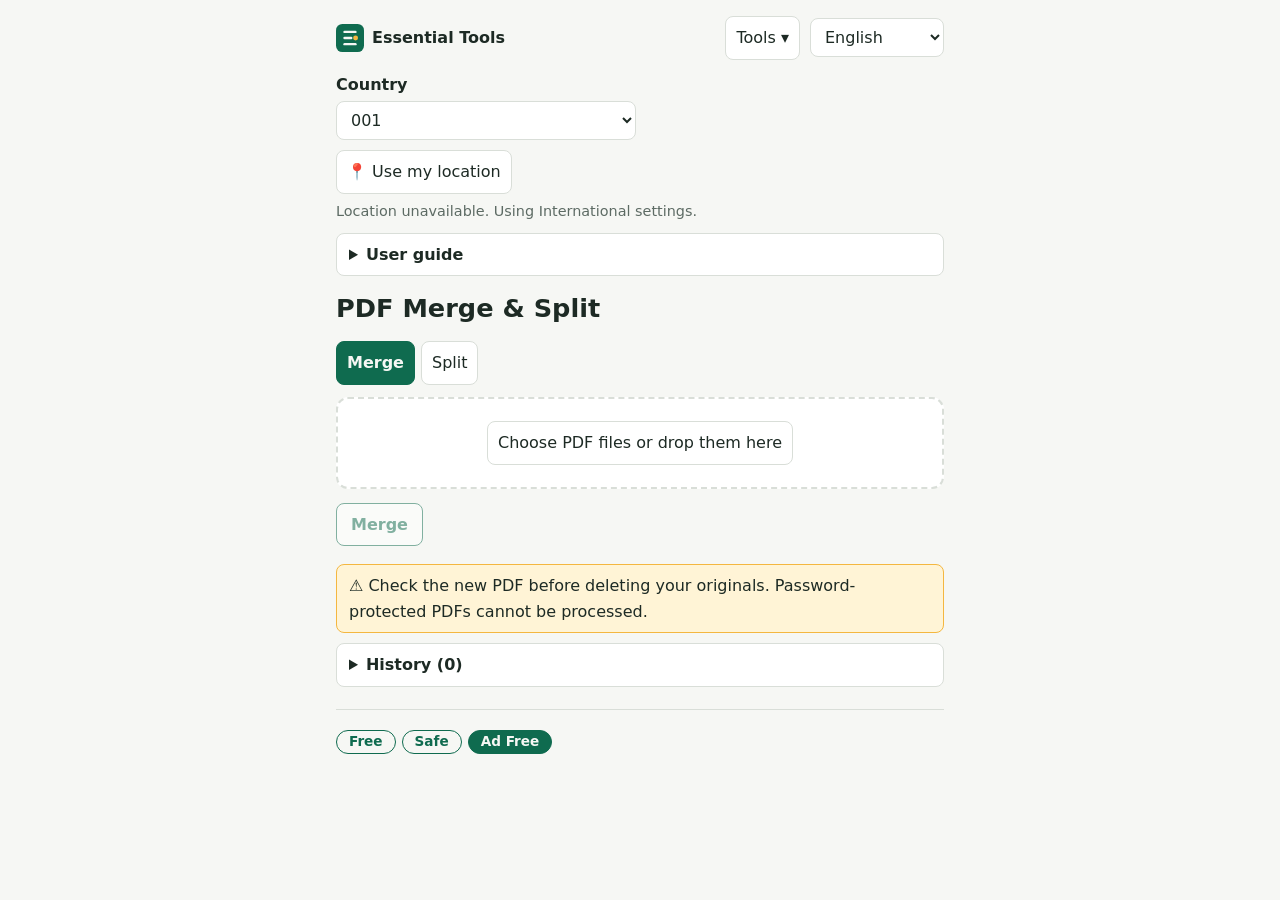
<file: pdf.html>
<!doctype html>
<html lang="en">
<head>
<meta charset="utf-8">
<meta name="viewport" content="width=device-width, initial-scale=1, viewport-fit=cover">
<title>PDF Merge &amp; Split | Essential Tools</title>
<link rel="stylesheet" href="common.css">
<style>
.seg{display:flex;gap:6px;margin:12px 0}
.seg button[aria-pressed=true]{background:var(--ac);color:var(--bg);border-color:var(--ac);font-weight:600}
.drop{border:2px dashed var(--ln);border-radius:12px;padding:22px;text-align:center;background:var(--sf)}
.drop.on{border-color:var(--ac);background:var(--hi)}
.item{display:flex;gap:8px;align-items:center;padding:8px 10px;border:1px solid var(--ln);border-radius:10px;background:var(--sf);margin-top:8px}
.item .nm{flex:1;min-width:0;overflow-wrap:anywhere}
.btns{display:flex;gap:8px;flex-wrap:wrap;margin-top:14px}
button:disabled{opacity:.5;cursor:not-allowed}
</style>
</head>
<body>
<main>
<div id="et-top"></div>
<h1 id="t"></h1>
<div class="seg"><button type="button" id="m1" aria-pressed="true"></button><button type="button" id="m2" aria-pressed="false"></button></div>
<div class="drop" id="drop"><button type="button" id="pick"></button><input id="f" type="file" accept="application/pdf,.pdf" multiple hidden></div>
<div id="list"></div>
<div id="sp" hidden><label for="rg" id="lr"></label><input id="rg" placeholder="1-3, 5, 8-10" autocomplete="off"></div>
<div class="btns"><button type="button" class="btn" id="go"></button><button type="button" class="btn" id="one" hidden></button></div>
<p class="mu" id="err" role="alert"></p>
<p class="mu" id="busy" role="status"></p>
<div id="res"></div>
<div id="et-bottom"></div>
</main>
<script src="pdf-lib.min.js"></script>
<script src="common.js"></script>
<script>
const S={
en:"PDF Merge & Split|Merge|Split|Choose PDF files or drop them here|Page ranges, e.g. 1-3, 5, 8-10|One file per page|Download|Pages|Invalid page range.|This file cannot be processed. It may be protected or damaged.|Check the new PDF before deleting your originals. Password-protected PDFs cannot be processed.",
bn:"PDF মার্জ ও স্প্লিট|মার্জ|স্প্লিট|PDF ফাইল বেছে নিন বা এখানে ছেড়ে দিন|পৃষ্ঠার পরিসর, যেমন ১-৩, ৫, ৮-১০|প্রতি পৃষ্ঠায় একটি ফাইল|ডাউনলোড|পৃষ্ঠা|পৃষ্ঠার পরিসর ঠিক নয়।|এই ফাইল প্রক্রিয়া করা যায়নি। এটি সুরক্ষিত বা নষ্ট হতে পারে।|আসল ফাইল মুছার আগে নতুন PDF দেখে নিন। পাসওয়ার্ড দেওয়া PDF প্রক্রিয়া করা যায় না।",
hi:"PDF मर्ज और स्प्लिट|मर्ज|स्प्लिट|PDF फ़ाइलें चुनें या यहाँ छोड़ें|पेज रेंज, जैसे 1-3, 5, 8-10|प्रति पेज एक फ़ाइल|डाउनलोड|पेज|पेज रेंज गलत है।|इस फ़ाइल को प्रोसेस नहीं किया जा सका। यह सुरक्षित या खराब हो सकती है।|मूल फ़ाइलें हटाने से पहले नई PDF जाँच लें। पासवर्ड वाली PDF प्रोसेस नहीं हो सकतीं।",
ur:"PDF مرج اور اسپلٹ|مرج|اسپلٹ|PDF فائلیں چنیں یا یہاں چھوڑیں|صفحات کی رینج، مثلاً 1-3, 5, 8-10|ہر صفحے کی ایک فائل|ڈاؤن لوڈ|صفحات|صفحات کی رینج درست نہیں۔|اس فائل پر کارروائی نہیں ہو سکی۔ یہ محفوظ یا خراب ہو سکتی ہے۔|اصل فائلیں حذف کرنے سے پہلے نئی PDF جانچ لیں۔ پاس ورڈ والی PDF پر کارروائی نہیں ہو سکتی۔",
ar:"دمج وتقسيم PDF|دمج|تقسيم|اختر ملفات PDF أو أفلتها هنا|نطاقات الصفحات، مثل 1-3, 5, 8-10|ملف لكل صفحة|تنزيل|الصفحات|نطاق الصفحات غير صالح.|تعذّرت معالجة هذا الملف. قد يكون محميًا أو تالفًا.|تحقق من ملف PDF الجديد قبل حذف الأصول. لا يمكن معالجة ملفات PDF المحمية بكلمة مرور.",
fa:"ادغام و تقسیم PDF|ادغام|تقسیم|فایل‌های PDF را انتخاب کنید یا اینجا رها کنید|محدوده صفحات، مثلاً 1-3, 5, 8-10|یک فایل برای هر صفحه|دانلود|صفحه‌ها|محدوده صفحه نامعتبر است.|این فایل قابل پردازش نیست. ممکن است محافظت‌شده یا خراب باشد.|پیش از حذف فایل‌های اصلی، PDF جدید را بررسی کنید. PDFهای دارای گذرواژه پردازش نمی‌شوند.",
tr:"PDF Birleştir ve Böl|Birleştir|Böl|PDF dosyalarını seçin veya buraya bırakın|Sayfa aralıkları, örn. 1-3, 5, 8-10|Sayfa başına bir dosya|İndir|Sayfa|Geçersiz sayfa aralığı.|Bu dosya işlenemedi. Korumalı veya bozuk olabilir.|Orijinalleri silmeden önce yeni PDF’yi kontrol edin. Parolalı PDF’ler işlenemez.",
zh:"PDF 合并与拆分|合并|拆分|选择 PDF 文件或拖到此处|页码范围，例如 1-3, 5, 8-10|每页一个文件|下载|页数|页码范围无效。|无法处理此文件，可能已加密或损坏。|删除原文件前请检查新 PDF。无法处理有密码保护的 PDF。",
ja:"PDF結合・分割|結合|分割|PDFファイルを選択、またはここにドロップ|ページ範囲（例：1-3, 5, 8-10）|1ページごとに1ファイル|ダウンロード|ページ数|ページ範囲が正しくありません。|このファイルは処理できません。保護または破損している可能性があります。|元のファイルを削除する前に新しいPDFを確認してください。パスワード保護されたPDFは処理できません。",
ko:"PDF 병합 및 분할|병합|분할|PDF 파일을 선택하거나 여기에 놓으세요|페이지 범위 (예: 1-3, 5, 8-10)|페이지마다 파일 하나|다운로드|페이지|잘못된 페이지 범위입니다.|이 파일을 처리할 수 없습니다. 보호되었거나 손상되었을 수 있습니다.|원본을 삭제하기 전에 새 PDF를 확인하세요. 비밀번호가 설정된 PDF는 처리할 수 없습니다.",
ru:"Объединение и разделение PDF|Объединить|Разделить|Выберите PDF-файлы или перетащите их сюда|Диапазоны страниц, например 1-3, 5, 8-10|Один файл на страницу|Скачать|Страниц|Неверный диапазон страниц.|Не удалось обработать файл. Возможно, он защищён или повреждён.|Проверьте новый PDF, прежде чем удалять оригиналы. PDF с паролем обработать нельзя.",
es:"Unir y dividir PDF|Unir|Dividir|Elige archivos PDF o suéltalos aquí|Rangos de páginas, p. ej. 1-3, 5, 8-10|Un archivo por página|Descargar|Páginas|Rango de páginas no válido.|No se puede procesar este archivo. Puede estar protegido o dañado.|Revisa el nuevo PDF antes de borrar los originales. Los PDF con contraseña no se pueden procesar.",
fr:"Fusionner et diviser des PDF|Fusionner|Diviser|Choisissez des PDF ou déposez-les ici|Plages de pages, p. ex. 1-3, 5, 8-10|Un fichier par page|Télécharger|Pages|Plage de pages invalide.|Ce fichier ne peut pas être traité. Il est peut-être protégé ou endommagé.|Vérifiez le nouveau PDF avant de supprimer vos originaux. Les PDF protégés par mot de passe ne sont pas pris en charge.",
de:"PDF zusammenfügen und teilen|Zusammenfügen|Teilen|PDF-Dateien wählen oder hierher ziehen|Seitenbereiche, z. B. 1-3, 5, 8-10|Eine Datei pro Seite|Herunterladen|Seiten|Ungültiger Seitenbereich.|Diese Datei kann nicht verarbeitet werden. Sie ist möglicherweise geschützt oder beschädigt.|Prüfen Sie das neue PDF, bevor Sie die Originale löschen. Passwortgeschützte PDFs können nicht verarbeitet werden.",
pt:"Juntar e dividir PDF|Juntar|Dividir|Escolha arquivos PDF ou solte-os aqui|Intervalos de páginas, ex.: 1-3, 5, 8-10|Um arquivo por página|Baixar|Páginas|Intervalo de páginas inválido.|Não foi possível processar este arquivo. Ele pode estar protegido ou danificado.|Confira o novo PDF antes de apagar os originais. PDFs com senha não podem ser processados.",
it:"Unisci e dividi PDF|Unisci|Dividi|Scegli i file PDF o trascinali qui|Intervalli di pagine, es. 1-3, 5, 8-10|Un file per pagina|Scarica|Pagine|Intervallo di pagine non valido.|Impossibile elaborare questo file. Potrebbe essere protetto o danneggiato.|Controlla il nuovo PDF prima di eliminare gli originali. I PDF protetti da password non possono essere elaborati.",
nl:"PDF samenvoegen en splitsen|Samenvoegen|Splitsen|Kies pdf-bestanden of sleep ze hierheen|Paginabereiken, bijv. 1-3, 5, 8-10|Eén bestand per pagina|Downloaden|Pagina’s|Ongeldig paginabereik.|Dit bestand kan niet worden verwerkt. Het is mogelijk beveiligd of beschadigd.|Controleer de nieuwe pdf voordat u de originelen verwijdert. Pdf’s met wachtwoord kunnen niet worden verwerkt.",
pl:"Łączenie i dzielenie PDF|Połącz|Podziel|Wybierz pliki PDF lub upuść je tutaj|Zakresy stron, np. 1-3, 5, 8-10|Jeden plik na stronę|Pobierz|Stron|Nieprawidłowy zakres stron.|Nie można przetworzyć tego pliku. Może być chroniony lub uszkodzony.|Sprawdź nowy PDF, zanim usuniesz oryginały. Plików PDF chronionych hasłem nie można przetworzyć.",
uk:"Об’єднання та поділ PDF|Об’єднати|Поділити|Виберіть PDF-файли або перетягніть їх сюди|Діапазони сторінок, напр. 1-3, 5, 8-10|Один файл на сторінку|Завантажити|Сторінок|Неправильний діапазон сторінок.|Не вдалося обробити файл. Він може бути захищений або пошкоджений.|Перевірте новий PDF, перш ніж видаляти оригінали. PDF із паролем обробити неможливо.",
id:"Gabung & Pisah PDF|Gabung|Pisah|Pilih file PDF atau letakkan di sini|Rentang halaman, mis. 1-3, 5, 8-10|Satu file per halaman|Unduh|Halaman|Rentang halaman tidak valid.|File ini tidak dapat diproses. Mungkin terlindungi atau rusak.|Periksa PDF baru sebelum menghapus file asli. PDF yang dilindungi kata sandi tidak dapat diproses.",
ms:"Gabung & Pisah PDF|Gabung|Pisah|Pilih fail PDF atau lepaskan di sini|Julat halaman, cth. 1-3, 5, 8-10|Satu fail setiap halaman|Muat turun|Halaman|Julat halaman tidak sah.|Fail ini tidak dapat diproses. Ia mungkin dilindungi atau rosak.|Semak PDF baharu sebelum memadam fail asal. PDF berkata laluan tidak dapat diproses.",
th:"รวมและแยก PDF|รวม|แยก|เลือกไฟล์ PDF หรือวางที่นี่|ช่วงหน้า เช่น 1-3, 5, 8-10|หนึ่งไฟล์ต่อหน้า|ดาวน์โหลด|หน้า|ช่วงหน้าไม่ถูกต้อง|ไม่สามารถประมวลผลไฟล์นี้ อาจถูกป้องกันหรือเสียหาย|ตรวจสอบ PDF ใหม่ก่อนลบไฟล์ต้นฉบับ PDF ที่มีรหัสผ่านไม่สามารถประมวลผลได้",
vi:"Gộp & tách PDF|Gộp|Tách|Chọn tệp PDF hoặc thả vào đây|Phạm vi trang, ví dụ 1-3, 5, 8-10|Mỗi trang một tệp|Tải xuống|Trang|Phạm vi trang không hợp lệ.|Không thể xử lý tệp này. Có thể tệp bị bảo vệ hoặc hỏng.|Hãy kiểm tra PDF mới trước khi xóa bản gốc. PDF có mật khẩu không thể xử lý.",
ta:"PDF இணைத்தல் & பிரித்தல்|இணை|பிரி|PDF கோப்புகளைத் தேர்ந்தெடுக்கவும் அல்லது இங்கே விடவும்|பக்க வரம்புகள், எ.கா. 1-3, 5, 8-10|ஒரு பக்கத்திற்கு ஒரு கோப்பு|பதிவிறக்கு|பக்கங்கள்|பக்க வரம்பு தவறானது.|இந்தக் கோப்பைச் செயலாக்க முடியவில்லை. இது பாதுகாக்கப்பட்டதாக அல்லது சேதமடைந்ததாக இருக்கலாம்.|அசல் கோப்புகளை நீக்கும் முன் புதிய PDF-ஐச் சரிபார்க்கவும். கடவுச்சொல் உள்ள PDF-களைச் செயலாக்க முடியாது.",
te:"PDF విలీనం & విభజన|విలీనం|విభజన|PDF ఫైళ్లను ఎంచుకోండి లేదా ఇక్కడ వదలండి|పేజీ పరిధులు, ఉదా. 1-3, 5, 8-10|ప్రతి పేజీకి ఒక ఫైల్|డౌన్‌లోడ్|పేజీలు|పేజీ పరిధి చెల్లదు.|ఈ ఫైల్‌ను ప్రాసెస్ చేయలేకపోయాం. ఇది రక్షితమైనది లేదా దెబ్బతిన్నది కావచ్చు.|అసలు ఫైళ్లను తొలగించే ముందు కొత్త PDF‌ను చూడండి. పాస్‌వర్డ్ ఉన్న PDF‌లను ప్రాసెస్ చేయలేము.",
mr:"PDF मर्ज आणि स्प्लिट|मर्ज|स्प्लिट|PDF फाइल्स निवडा किंवा येथे टाका|पृष्ठ श्रेणी, उदा. 1-3, 5, 8-10|प्रत्येक पृष्ठाची एक फाइल|डाउनलोड|पृष्ठे|पृष्ठ श्रेणी चुकीची आहे.|ही फाइल प्रक्रिया करता आली नाही. ती संरक्षित किंवा खराब असू शकते.|मूळ फाइल्स हटवण्यापूर्वी नवीन PDF तपासा. पासवर्ड असलेल्या PDF वर प्रक्रिया करता येत नाही.",
ne:"PDF मर्ज र स्प्लिट|मर्ज|स्प्लिट|PDF फाइल छान्नुहोस् वा यहाँ छोड्नुहोस्|पृष्ठ दायरा, जस्तै 1-3, 5, 8-10|प्रत्येक पृष्ठको एउटा फाइल|डाउनलोड|पृष्ठ|पृष्ठ दायरा मिलेन।|यो फाइल प्रशोधन गर्न सकिएन। यो सुरक्षित वा बिग्रिएको हुन सक्छ।|मूल फाइल मेट्नु अघि नयाँ PDF जाँच्नुहोस्। पासवर्ड भएका PDF प्रशोधन गर्न सकिँदैन।",
si:"PDF ඒකාබද්ධ කිරීම සහ බෙදීම|ඒකාබද්ධ කරන්න|බෙදන්න|PDF ගොනු තෝරන්න හෝ මෙහි දමන්න|පිටු පරාස, උදා. 1-3, 5, 8-10|පිටුවකට එක් ගොනුවක්|බාගන්න|පිටු|පිටු පරාසය වලංගු නොවේ.|මෙම ගොනුව සැකසිය නොහැක. එය ආරක්ෂිත හෝ හානි වී තිබිය හැක.|මුල් ගොනු මැකීමට පෙර නව PDF පරීක්ෂා කරන්න. මුරපද සහිත PDF සැකසිය නොහැක.",
sw:"Unganisha na Gawanya PDF|Unganisha|Gawanya|Chagua faili za PDF au zidondoshe hapa|Safu za kurasa, mf. 1-3, 5, 8-10|Faili moja kwa kila ukurasa|Pakua|Kurasa|Safu ya kurasa si sahihi.|Faili hili haliwezi kuchakatwa. Huenda limelindwa au limeharibika.|Hakiki PDF mpya kabla ya kufuta za asili. PDF zenye nenosiri haziwezi kuchakatwa.",
he:"מיזוג ופיצול PDF|מזג|פצל|בחרו קובצי PDF או גררו לכאן|טווחי עמודים, למשל 1-3, 5, 8-10|קובץ אחד לכל עמוד|הורדה|עמודים|טווח עמודים לא תקין.|לא ניתן לעבד את הקובץ. ייתכן שהוא מוגן או פגום.|בדקו את ה-PDF החדש לפני מחיקת המקורות. לא ניתן לעבד קובצי PDF מוגנים בסיסמה.",
el:"Συγχώνευση και διαχωρισμός PDF|Συγχώνευση|Διαχωρισμός|Επιλέξτε αρχεία PDF ή αφήστε τα εδώ|Εύρη σελίδων, π.χ. 1-3, 5, 8-10|Ένα αρχείο ανά σελίδα|Λήψη|Σελίδες|Μη έγκυρο εύρος σελίδων.|Το αρχείο δεν μπορεί να επεξεργαστεί. Ίσως είναι προστατευμένο ή κατεστραμμένο.|Ελέγξτε το νέο PDF πριν διαγράψετε τα πρωτότυπα. Τα PDF με κωδικό δεν μπορούν να επεξεργαστούν.",
sv:"Slå ihop och dela PDF|Slå ihop|Dela|Välj PDF-filer eller släpp dem här|Sidintervall, t.ex. 1-3, 5, 8-10|En fil per sida|Ladda ned|Sidor|Ogiltigt sidintervall.|Filen kan inte bearbetas. Den kan vara skyddad eller skadad.|Kontrollera den nya PDF-filen innan du raderar originalen. Lösenordsskyddade PDF-filer kan inte bearbetas."};
const S2={
en:"Merge: add PDFs, arrange the order, then press Merge. Split: add one PDF, enter page ranges (each range becomes its own file) or choose one file per page. Everything happens in your browser and no file is uploaded.",
bn:"মার্জ: PDF যোগ করুন, ক্রম সাজান, তারপর মার্জ চাপুন। স্প্লিট: একটি PDF যোগ করুন, পৃষ্ঠার পরিসর লিখুন (প্রতিটি পরিসর আলাদা ফাইল হবে) বা প্রতি পৃষ্ঠায় একটি ফাইল বেছে নিন। সবকিছু আপনার ব্রাউজারেই হয়, কোনো ফাইল আপলোড হয় না।",
hi:"मर्ज: PDF जोड़ें, क्रम तय करें, फिर मर्ज दबाएँ। स्प्लिट: एक PDF जोड़ें, पेज रेंज लिखें (हर रेंज अलग फ़ाइल बनेगी) या प्रति पेज एक फ़ाइल चुनें। सब कुछ आपके ब्राउज़र में होता है, कोई फ़ाइल अपलोड नहीं होती।",
ur:"مرج: PDF شامل کریں، ترتیب طے کریں، پھر مرج دبائیں۔ اسپلٹ: ایک PDF شامل کریں، صفحات کی رینج لکھیں (ہر رینج الگ فائل بنے گی) یا ہر صفحے کی ایک فائل چنیں۔ سب کچھ آپ کے براؤزر میں ہوتا ہے، کوئی فائل اپ لوڈ نہیں ہوتی۔",
ar:"الدمج: أضف ملفات PDF ورتّبها ثم اضغط دمج. التقسيم: أضف ملف PDF واحدًا وأدخل نطاقات الصفحات (كل نطاق يصبح ملفًا) أو اختر ملفًا لكل صفحة. كل شيء يتم في متصفحك ولا يُرفع أي ملف.",
fa:"ادغام: PDFها را اضافه و مرتب کنید و ادغام را بزنید. تقسیم: یک PDF اضافه کنید، محدوده صفحات را بنویسید (هر محدوده یک فایل می‌شود) یا یک فایل برای هر صفحه بخواهید. همه‌چیز در مرورگر شما انجام می‌شود و فایلی آپلود نمی‌شود.",
tr:"Birleştir: PDF’leri ekleyin, sırayı düzenleyin ve Birleştir’e basın. Böl: tek bir PDF ekleyin, sayfa aralıklarını yazın (her aralık ayrı dosya olur) veya sayfa başına bir dosya seçin. Her şey tarayıcınızda olur, hiçbir dosya yüklenmez.",
zh:"合并：添加 PDF，调整顺序后点击合并。拆分：添加一个 PDF，输入页码范围（每个范围生成一个文件）或选择每页一个文件。一切都在浏览器中完成，不会上传任何文件。",
ja:"結合：PDFを追加し、順序を並べ替えて「結合」を押します。分割：PDFを1つ追加し、ページ範囲を入力（範囲ごとに別ファイル）するか、1ページごとに分けます。すべてブラウザ内で処理され、ファイルはアップロードされません。",
ko:"병합: PDF를 추가하고 순서를 정한 뒤 병합을 누르세요. 분할: PDF 하나를 추가하고 페이지 범위를 입력하거나(범위마다 별도 파일) 페이지마다 파일 하나를 선택하세요. 모든 작업은 브라우저에서 이루어지며 파일은 업로드되지 않습니다.",
ru:"Объединение: добавьте PDF, расставьте порядок и нажмите «Объединить». Разделение: добавьте один PDF, введите диапазоны страниц (каждый станет файлом) или выберите «один файл на страницу». Всё происходит в вашем браузере, файлы не загружаются.",
es:"Unir: añade PDF, ordénalos y pulsa Unir. Dividir: añade un PDF, escribe rangos de páginas (cada rango será un archivo) o elige un archivo por página. Todo ocurre en tu navegador y no se sube ningún archivo.",
fr:"Fusionner : ajoutez des PDF, réordonnez-les, puis appuyez sur Fusionner. Diviser : ajoutez un PDF, saisissez des plages de pages (chaque plage devient un fichier) ou choisissez un fichier par page. Tout se passe dans votre navigateur, aucun fichier n’est envoyé.",
de:"Zusammenfügen: PDFs hinzufügen, Reihenfolge festlegen, dann auf Zusammenfügen klicken. Teilen: ein PDF hinzufügen, Seitenbereiche eingeben (jeder Bereich wird eine Datei) oder eine Datei pro Seite wählen. Alles passiert in Ihrem Browser, nichts wird hochgeladen.",
pt:"Juntar: adicione PDFs, organize a ordem e toque em Juntar. Dividir: adicione um PDF, digite intervalos de páginas (cada intervalo vira um arquivo) ou escolha um arquivo por página. Tudo acontece no seu navegador e nenhum arquivo é enviado.",
it:"Unisci: aggiungi i PDF, ordinali e premi Unisci. Dividi: aggiungi un PDF, inserisci gli intervalli di pagine (ogni intervallo diventa un file) o scegli un file per pagina. Tutto avviene nel tuo browser e nessun file viene caricato.",
nl:"Samenvoegen: voeg pdf’s toe, bepaal de volgorde en klik op Samenvoegen. Splitsen: voeg één pdf toe, typ paginabereiken (elk bereik wordt een bestand) of kies één bestand per pagina. Alles gebeurt in uw browser, er wordt niets geüpload.",
pl:"Łączenie: dodaj pliki PDF, ustaw kolejność i naciśnij Połącz. Dzielenie: dodaj jeden PDF, wpisz zakresy stron (każdy zakres stanie się plikiem) lub wybierz jeden plik na stronę. Wszystko dzieje się w przeglądarce, żaden plik nie jest wysyłany.",
uk:"Об’єднання: додайте PDF, розставте порядок і натисніть «Об’єднати». Поділ: додайте один PDF, введіть діапазони сторінок (кожен стане файлом) або виберіть «один файл на сторінку». Усе відбувається у вашому браузері, файли не передаються.",
id:"Gabung: tambahkan PDF, atur urutan, lalu tekan Gabung. Pisah: tambahkan satu PDF, ketik rentang halaman (tiap rentang menjadi satu file) atau pilih satu file per halaman. Semua diproses di browser Anda dan tidak ada file yang diunggah.",
ms:"Gabung: tambah PDF, susun urutan, kemudian tekan Gabung. Pisah: tambah satu PDF, taip julat halaman (setiap julat menjadi satu fail) atau pilih satu fail setiap halaman. Semuanya dilakukan dalam pelayar anda dan tiada fail dimuat naik.",
th:"รวม: เพิ่ม PDF จัดลำดับ แล้วกดรวม แยก: เพิ่ม PDF หนึ่งไฟล์ ใส่ช่วงหน้า (แต่ละช่วงเป็นหนึ่งไฟล์) หรือเลือกหนึ่งไฟล์ต่อหน้า ทุกอย่างทำในเบราว์เซอร์ของคุณ ไม่มีการอัปโหลดไฟล์",
vi:"Gộp: thêm PDF, sắp xếp thứ tự rồi nhấn Gộp. Tách: thêm một PDF, nhập phạm vi trang (mỗi phạm vi thành một tệp) hoặc chọn mỗi trang một tệp. Mọi thứ diễn ra trong trình duyệt của bạn, không tệp nào được tải lên.",
ta:"இணை: PDF-களைச் சேர்த்து வரிசைப்படுத்தி இணை அழுத்தவும். பிரி: ஒரு PDF-ஐச் சேர்த்து, பக்க வரம்புகளை உள்ளிடவும் (ஒவ்வொரு வரம்பும் தனி கோப்பு) அல்லது ஒரு பக்கத்திற்கு ஒரு கோப்பைத் தேர்ந்தெடுக்கவும். எல்லாம் உங்கள் உலாவியிலேயே நடக்கும், எந்தக் கோப்பும் பதிவேற்றப்படாது.",
te:"విలీనం: PDFలను చేర్చి క్రమం పెట్టి విలీనం నొక్కండి. విభజన: ఒక PDF చేర్చి పేజీ పరిధులు రాయండి (ప్రతి పరిధి ఒక ఫైల్ అవుతుంది) లేదా ప్రతి పేజీకి ఒక ఫైల్ ఎంచుకోండి. అంతా మీ బ్రౌజర్‌లోనే జరుగుతుంది, ఏ ఫైల్ అప్‌లోడ్ కాదు.",
mr:"मर्ज: PDF जोडा, क्रम लावा आणि मर्ज दाबा. स्प्लिट: एक PDF जोडा, पृष्ठ श्रेणी लिहा (प्रत्येक श्रेणीची स्वतंत्र फाइल होईल) किंवा प्रत्येक पृष्ठाची एक फाइल निवडा. सर्व काही तुमच्या ब्राउझरमध्येच होते, कोणतीही फाइल अपलोड होत नाही.",
ne:"मर्ज: PDF थप्नुहोस्, क्रम मिलाउनुहोस् र मर्ज थिच्नुहोस्। स्प्लिट: एउटा PDF थप्नुहोस्, पृष्ठ दायरा लेख्नुहोस् (प्रत्येक दायरा छुट्टै फाइल हुन्छ) वा प्रत्येक पृष्ठको एउटा फाइल छान्नुहोस्। सबै कुरा तपाईंको ब्राउजरमै हुन्छ, कुनै फाइल अपलोड हुँदैन।",
si:"ඒකාබද්ධ: PDF එක් කර අනුපිළිවෙල සකසා ඒකාබද්ධ කරන්න ඔබන්න. බෙදන්න: එක් PDF එකක් එක් කර පිටු පරාස ලියන්න (එක් එක් පරාසය වෙනම ගොනුවක් වේ) හෝ පිටුවකට එක් ගොනුවක් තෝරන්න. සියල්ල ඔබේ බ්‍රවුසරයේම සිදු වේ, කිසිදු ගොනුවක් උඩුගත නොවේ.",
sw:"Unganisha: ongeza PDF, panga mpangilio kisha bonyeza Unganisha. Gawanya: ongeza PDF moja, andika safu za kurasa (kila safu huwa faili) au chagua faili moja kwa kila ukurasa. Kila kitu hufanyika kwenye kivinjari chako, hakuna faili inayopakiwa.",
he:"מיזוג: הוסיפו קובצי PDF, סדרו אותם ולחצו על מזג. פיצול: הוסיפו קובץ PDF אחד, הזינו טווחי עמודים (כל טווח יהפוך לקובץ) או בחרו קובץ לכל עמוד. הכול מתבצע בדפדפן שלכם ושום קובץ לא מועלה.",
el:"Συγχώνευση: προσθέστε PDF, ορίστε τη σειρά και πατήστε Συγχώνευση. Διαχωρισμός: προσθέστε ένα PDF, γράψτε εύρη σελίδων (κάθε εύρος γίνεται αρχείο) ή επιλέξτε ένα αρχείο ανά σελίδα. Όλα γίνονται στον browser σας και κανένα αρχείο δεν ανεβαίνει.",
sv:"Slå ihop: lägg till PDF-filer, ordna dem och tryck på Slå ihop. Dela: lägg till en PDF, ange sidintervall (varje intervall blir en fil) eller välj en fil per sida. Allt sker i din webbläsare och ingen fil laddas upp."};

const $=id=>document.getElementById(id),T=k=>ET.t(k);
let mode="m",items=[],res=[];
const sizeTxt=b=>{const m=b>=1048576,v=m?b/1048576:b/1024;try{return new Intl.NumberFormat(ET.state.lang,{style:"unit",unit:m?"megabyte":"kilobyte",maximumFractionDigits:1}).format(v)}catch(e){return v.toFixed(1)+(m?" MB":" KB")}};
const numTxt=n=>{try{return new Intl.NumberFormat(ET.state.lang).format(n)}catch(e){return String(n)}};
/*CORE*/
function parseRanges(s,n,lang){
s=s.replace(/\p{Nd}/gu,c=>{const cp=c.codePointAt(0);let k=0;while(/\p{Nd}/u.test(String.fromCodePoint(cp-k-1)))k++;return String(k%10)}).replace(/[–—−‒－]/g,"-").replace(/[،;、，；]/g,",");
const out=[];
for(const part of s.split(",")){const t=part.trim();if(!t)continue;
const m=t.match(/^(\d+)\s*(?:-\s*(\d+))?$/);if(!m)return null;
const a=+m[1],b=m[2]?+m[2]:a;if(a<1||b<a||b>n)return null;out.push([a,b])}
return out.length?out:null}
async function mergeBufs(PL,bufs){const o=await PL.PDFDocument.create();
for(const b of bufs){const s=await PL.PDFDocument.load(b);(await o.copyPages(s,s.getPageIndices())).forEach(p=>o.addPage(p))}
return o.save()}
async function splitBuf(PL,buf,ranges){const s=await PL.PDFDocument.load(buf),r=[];
for(const [a,b] of ranges){const o=await PL.PDFDocument.create(),idx=[];for(let i=a-1;i<b;i++)idx.push(i);
(await o.copyPages(s,idx)).forEach(p=>o.addPage(p));r.push(await o.save())}
return r}
/*ENDCORE*/
const base=n=>n.replace(/\.[^.]+$/,"");
function clearRes(){res.forEach(r=>URL.revokeObjectURL(r.url));res=[];renderRes()}
async function addFiles(list){
$("err").textContent="";clearRes();
let L=[...list];if(mode==="s"){L=L.slice(0,1);items=[]}
for(const f of L){
try{if(!/pdf/i.test(f.type)&&!/\.pdf$/i.test(f.name))throw 0;
const d=await PDFLib.PDFDocument.load(await f.arrayBuffer());items.push({f,pages:d.getPageCount()})}
catch(e){$("err").textContent=f.name+": "+T(9)}}
renderItems()}
function renderItems(){
const L=$("list");L.replaceChildren();
items.forEach((it,i)=>{const d=document.createElement("div");d.className="item";
const t=document.createElement("div");t.className="nm";t.textContent=it.f.name+" · "+T(7)+": "+numTxt(it.pages)+" · "+sizeTxt(it.f.size);d.appendChild(t);
const mk=(s,fn,dis)=>{const b=document.createElement("button");b.type="button";b.textContent=s;b.disabled=!!dis;b.onclick=fn;d.appendChild(b)};
if(mode==="m"){mk("↑",()=>{[items[i-1],items[i]]=[items[i],items[i-1]];renderItems()},i===0);mk("↓",()=>{[items[i+1],items[i]]=[items[i],items[i+1]];renderItems()},i===items.length-1)}
mk("✕",()=>{items.splice(i,1);clearRes();renderItems()});
L.appendChild(d)});
$("sp").hidden=mode!=="s";$("one").hidden=mode!=="s";
$("go").hidden=false;$("go").textContent=mode==="m"?T(1):T(2);
$("go").disabled=mode==="m"?items.length<2:items.length<1;$("one").disabled=items.length<1;
$("m1").setAttribute("aria-pressed",String(mode==="m"));$("m2").setAttribute("aria-pressed",String(mode==="s"));
$("f").multiple=mode==="m"}
function renderRes(){
const L=$("res");L.replaceChildren();
res.forEach(r=>{const d=document.createElement("div");d.className="item";
const t=document.createElement("div");t.className="nm";t.textContent=r.name+" · "+T(7)+": "+numTxt(r.pages)+" · "+sizeTxt(r.size);
const a=document.createElement("a");a.className="btn";a.href=r.url;a.download=r.name;a.textContent=T(6);
d.appendChild(t);d.appendChild(a);L.appendChild(d)})}
function addRes(name,bytes,pages){res.push({name,size:bytes.length,pages,url:URL.createObjectURL(new Blob([bytes],{type:"application/pdf"}))})}
async function run(kind){
$("err").textContent="";clearRes();$("busy").textContent="…";
try{
if(mode==="m"){
const bytes=await mergeBufs(PDFLib,await Promise.all(items.map(i=>i.f.arrayBuffer())));
const tot=items.reduce((s,i)=>s+i.pages,0);addRes("merged.pdf",bytes,tot);
ET.logNow(T(1)+": "+items.map(i=>i.f.name).join(", ")+" → "+numTxt(tot)+" "+T(7))}
else{
const it=items[0];let rg;
if(kind==="one")rg=Array.from({length:it.pages},(_,i)=>[i+1,i+1]);
else{rg=parseRanges($("rg").value,it.pages,ET.state.lang);if(!rg){$("err").textContent=T(8);$("busy").textContent="";return}}
const outs=await splitBuf(PDFLib,await it.f.arrayBuffer(),rg);
outs.forEach((b,i)=>{const a=rg[i][0],z=rg[i][1];addRes(base(it.f.name)+"-"+(a===z?a:a+"-"+z)+".pdf",b,z-a+1)});
ET.logNow(T(2)+": "+it.f.name+" → "+outs.length+" × PDF")}
}catch(e){$("err").textContent=T(9)}
$("busy").textContent="";renderRes()}
function setMode(m){mode=m;if(m==="s"&&items.length>1)items=items.slice(0,1);clearRes();$("err").textContent="";renderItems()}
function labels(){
$("t").textContent=T(0);document.title=T(0)+" | Essential Tools";
$("m1").textContent=T(1);$("m2").textContent=T(2);$("pick").textContent=T(3);$("lr").textContent=T(4);$("one").textContent=T(5);
renderItems();renderRes()}
$("m1").onclick=()=>setMode("m");$("m2").onclick=()=>setMode("s");
$("pick").onclick=()=>$("f").click();
$("f").addEventListener("change",e=>{addFiles(e.target.files);e.target.value=""});
const dz=$("drop");
dz.addEventListener("dragover",e=>{e.preventDefault();dz.classList.add("on")});
dz.addEventListener("dragleave",()=>dz.classList.remove("on"));
dz.addEventListener("drop",e=>{e.preventDefault();dz.classList.remove("on");addFiles(e.dataTransfer.files)});
$("go").onclick=()=>run("go");$("one").onclick=()=>run("one");
ET.start({id:"pdf",file:"pdf.html",S,S2,labels,guide:()=>ET.t2(0),warn:()=>T(10),currency:false});
</script>
</body>
</html>
</file>
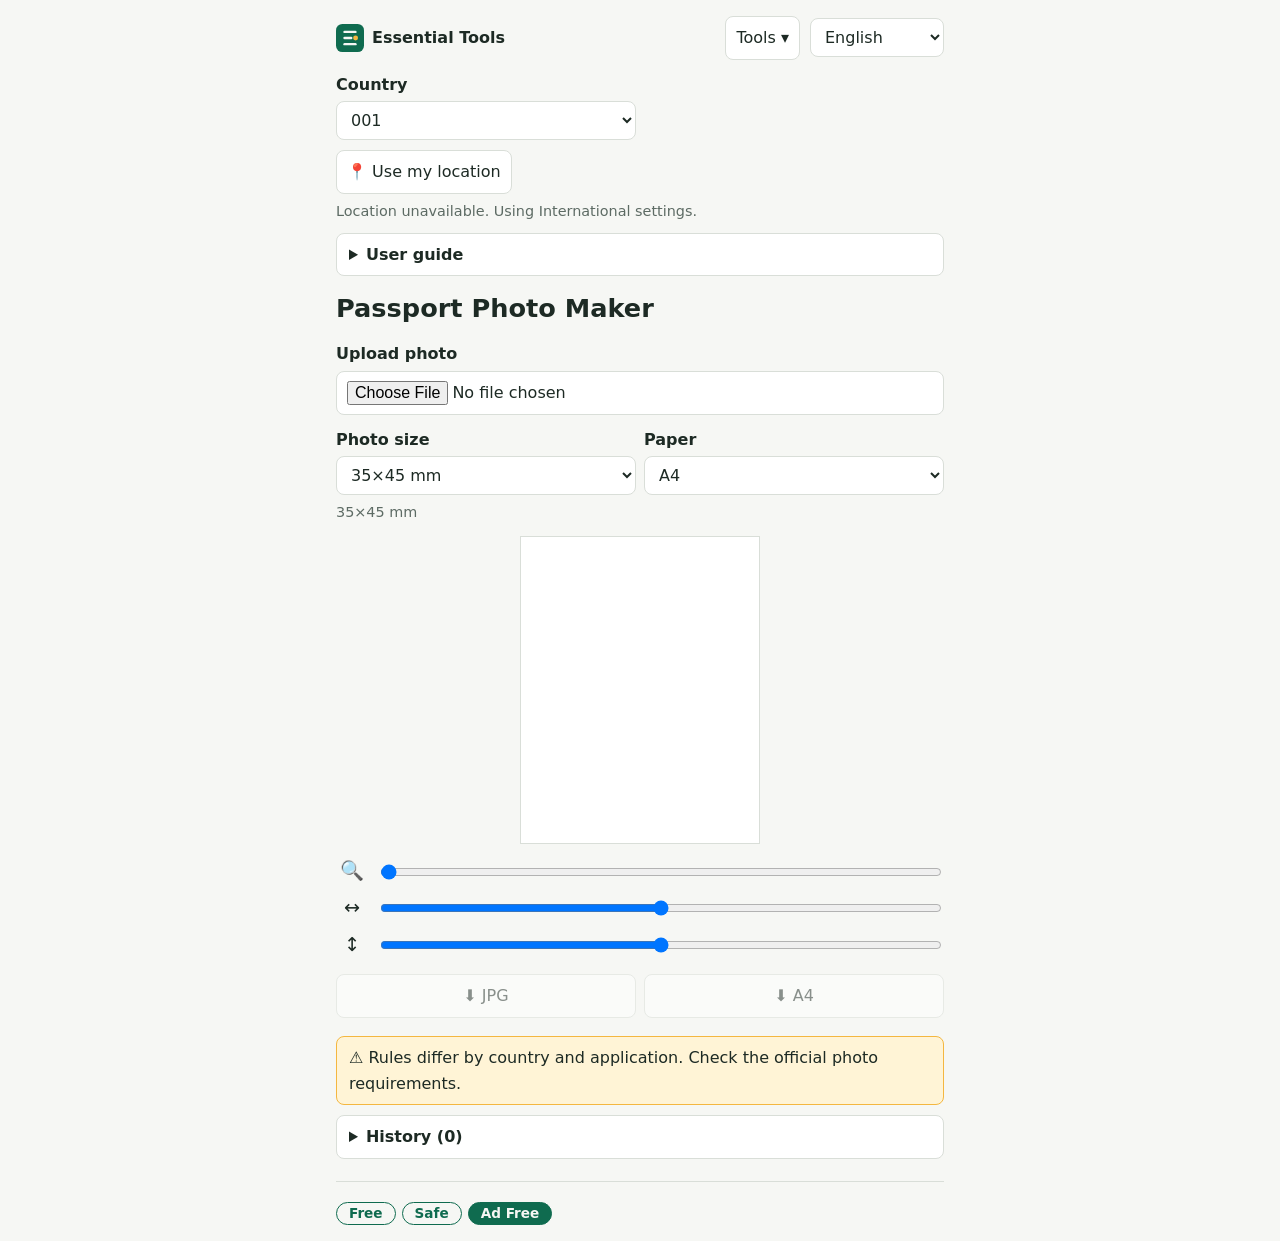
<file: photo.html>
<!doctype html>
<html lang="en">
<head>
<meta charset="utf-8">
<meta name="viewport" content="width=device-width, initial-scale=1, viewport-fit=cover">
<title>Passport Photo Maker | Essential Tools</title>
<link rel="stylesheet" href="common.css">
<style>.pv{display:block;margin:12px auto;max-width:240px;width:100%;border:1px solid var(--ln);background:#fff}.sl{display:flex;gap:10px;align-items:center;margin:6px 0}.sl span{width:2rem;text-align:center;font-size:1.2rem}.sl input{flex:1;padding:0}.bt{display:flex;gap:8px;flex-wrap:wrap;margin:14px 0}.bt button{flex:1}button:disabled{opacity:.5;cursor:not-allowed}.bt button:not(:disabled){border-color:var(--ac);color:var(--ac);font-weight:600}</style>
</head>
<body>
<main>
<div id="et-top"></div>
<h1 id="t"></h1>
<label for="f" id="l_f"></label><input id="f" type="file" accept="image/*">
<div class="set"><div><label for="sz" id="l_sz"></label><select id="sz"></select></div><div><label for="pp" id="l_pp"></label><select id="pp"><option value="A4">A4</option><option value="4x6">4×6 in</option></select></div></div>
<p class="mu" id="cn" dir="auto"></p>
<canvas class="pv" id="pv" aria-hidden="true"></canvas>
<div class="sl"><span>🔍</span><input id="zm" type="range" min="1" max="3" step="0.01" value="1" aria-label="Zoom"></div>
<div class="sl"><span>↔</span><input id="ox" type="range" min="-100" max="100" value="0" aria-label="↔"></div>
<div class="sl"><span>↕</span><input id="oy" type="range" min="-100" max="100" value="0" aria-label="↕"></div>
<div class="bt"><button type="button" id="d1" disabled></button><button type="button" id="d2" disabled></button></div>
<div id="et-bottom"></div>
</main>
<script src="common.js"></script>
<script>
/* Strings, in this order: 0 title | 1 Upload photo | 2 Photo size | 3 Zoom | 4 Paper | 5 Warning | 6 Guide */
const S={
en:"Passport Photo Maker|Upload photo|Photo size|Zoom|Paper|Rules differ by country and application. Check the official photo requirements.|Upload a front-facing photo on a plain light background, adjust it, then download. Your photo never leaves your device.",
bn:"পাসপোর্ট সাইজ ফটো মেকার|ছবি আপলোড করুন|ছবির সাইজ|জুম|কাগজ|নিয়ম দেশ ও আবেদনভেদে আলাদা। সরকারি ফটো নির্দেশনা দেখে নিন।|সাদামাটা হালকা পটভূমিতে সামনে থেকে তোলা ছবি দিন, ঠিক করে ডাউনলোড করুন। ছবি আপনার ডিভাইস থেকে বাইরে যায় না।",
hi:"पासपोर्ट साइज़ फ़ोटो मेकर|फ़ोटो अपलोड करें|फ़ोटो का आकार|ज़ूम|कागज़|नियम देश और आवेदन के अनुसार अलग हैं। आधिकारिक फ़ोटो निर्देश देखें।|सादे हल्के बैकग्राउंड पर सामने से खींची फ़ोटो दें, एडजस्ट करें, फिर डाउनलोड करें। फ़ोटो आपके डिवाइस से बाहर नहीं जाती।",
ur:"پاسپورٹ سائز فوٹو میکر|تصویر اپ لوڈ کریں|تصویر کا سائز|زوم|کاغذ|قواعد ملک اور درخواست کے لحاظ سے مختلف ہیں۔ سرکاری فوٹو ہدایات دیکھیں۔|سادہ ہلکے پس منظر میں سامنے سے لی گئی تصویر دیں، درست کریں، پھر ڈاؤن لوڈ کریں۔ تصویر آپ کے ڈیوائس سے باہر نہیں جاتی۔",
ar:"صانع صور جواز السفر|ارفع الصورة|مقاس الصورة|تكبير|الورق|تختلف القواعد حسب الدولة والطلب. راجع شروط الصور الرسمية.|ارفع صورة أمامية بخلفية فاتحة سادة، عدّلها ثم نزّلها. لا تغادر صورتك جهازك.",
fa:"ساخت عکس پاسپورتی|بارگذاری عکس|اندازه عکس|بزرگ‌نمایی|کاغذ|قوانین بسته به کشور و درخواست متفاوت است. الزامات رسمی عکس را بررسی کنید.|عکس روبه‌رو با پس‌زمینه ساده و روشن بارگذاری کنید، تنظیم و دانلود کنید. عکس شما از دستگاهتان خارج نمی‌شود.",
tr:"Vesikalık Fotoğraf Oluşturucu|Fotoğraf yükle|Fotoğraf boyutu|Yakınlaştır|Kağıt|Kurallar ülkeye ve başvuruya göre değişir. Resmî fotoğraf şartlarını kontrol edin.|Düz, açık renkli arka planda karşıdan çekilmiş fotoğraf yükleyin, ayarlayın ve indirin. Fotoğrafınız cihazınızdan çıkmaz.",
zh:"证件照制作器|上传照片|照片尺寸|缩放|纸张|各国及各类申请要求不同，请查看官方照片要求。|上传浅色纯色背景的正面照片，调整后下载。照片不会离开您的设备。",
ja:"証明写真メーカー|写真をアップロード|写真サイズ|ズーム|用紙|規定は国や申請によって異なります。公式の写真要件を確認してください。|無地で明るい背景の正面写真をアップロードし、調整してダウンロード。写真は端末外に送信されません。",
ko:"여권 사진 만들기|사진 업로드|사진 크기|확대|용지|규정은 국가와 신청 종류에 따라 다릅니다. 공식 사진 규정을 확인하세요.|밝은 단색 배경의 정면 사진을 올리고 조정한 뒤 다운로드하세요. 사진은 기기 밖으로 나가지 않습니다.",
ru:"Фото на паспорт|Загрузить фото|Размер фото|Масштаб|Бумага|Требования различаются по странам и видам заявок. Проверьте официальные требования.|Загрузите фото анфас на светлом однотонном фоне, настройте и скачайте. Фото не покидает ваше устройство.",
es:"Fotos tamaño pasaporte|Subir foto|Tamaño de la foto|Zoom|Papel|Las normas varían según el país y el trámite. Consulta los requisitos oficiales.|Sube una foto de frente con fondo claro liso, ajústala y descárgala. Tu foto no sale de tu dispositivo.",
fr:"Photo d’identité|Importer une photo|Taille de la photo|Zoom|Papier|Les règles varient selon le pays et la démarche. Consultez les exigences officielles.|Importez une photo de face sur fond clair uni, ajustez-la, puis téléchargez. Votre photo ne quitte pas votre appareil.",
de:"Passfoto-Ersteller|Foto hochladen|Fotogröße|Zoom|Papier|Vorgaben unterscheiden sich je nach Land und Antrag. Offizielle Anforderungen prüfen.|Frontales Foto auf einfarbig hellem Hintergrund hochladen, anpassen und herunterladen. Ihr Foto verlässt Ihr Gerät nicht.",
pt:"Gerador de foto para passaporte|Enviar foto|Tamanho da foto|Zoom|Papel|As regras variam por país e solicitação. Consulte os requisitos oficiais.|Envie uma foto de frente com fundo claro liso, ajuste e baixe. Sua foto não sai do seu dispositivo.",
it:"Foto tessera|Carica foto|Dimensione foto|Zoom|Carta|Le regole variano per paese e pratica. Controlla i requisiti ufficiali.|Carica una foto frontale su sfondo chiaro uniforme, regolala e scaricala. La foto non lascia il tuo dispositivo.",
nl:"Pasfoto-maker|Foto uploaden|Fotoformaat|Zoom|Papier|Regels verschillen per land en aanvraag. Controleer de officiële eisen.|Upload een foto van voren met effen lichte achtergrond, pas aan en download. Uw foto verlaat uw apparaat niet.",
pl:"Kreator zdjęć paszportowych|Prześlij zdjęcie|Rozmiar zdjęcia|Powiększenie|Papier|Zasady różnią się zależnie od kraju i wniosku. Sprawdź oficjalne wymagania.|Prześlij zdjęcie en face na jasnym jednolitym tle, dopasuj i pobierz. Zdjęcie nie opuszcza Twojego urządzenia.",
uk:"Фото на паспорт|Завантажити фото|Розмір фото|Масштаб|Папір|Вимоги різняться залежно від країни та заяви. Перевірте офіційні вимоги.|Завантажте фото анфас на світлому однотонному фоні, налаштуйте й завантажте. Фото не залишає ваш пристрій.",
id:"Pembuat Pas Foto Paspor|Unggah foto|Ukuran foto|Zoom|Kertas|Aturan berbeda tiap negara dan keperluan. Periksa persyaratan resmi.|Unggah foto tampak depan berlatar terang polos, atur, lalu unduh. Foto Anda tidak keluar dari perangkat.",
ms:"Pembuat Gambar Pasport|Muat naik foto|Saiz foto|Zum|Kertas|Peraturan berbeza mengikut negara dan permohonan. Semak keperluan rasmi.|Muat naik foto menghadap depan berlatar belakang cerah biasa, laras, kemudian muat turun. Foto anda kekal dalam peranti.",
th:"ตัวสร้างรูปถ่ายติดหนังสือเดินทาง|อัปโหลดรูป|ขนาดรูป|ซูม|กระดาษ|กฎต่างกันตามประเทศและการสมัคร โปรดตรวจสอบข้อกำหนดทางการ|อัปโหลดรูปหน้าตรงพื้นหลังสีอ่อนเรียบ ปรับแต่งแล้วดาวน์โหลด รูปของคุณไม่ออกจากอุปกรณ์",
vi:"Tạo ảnh hộ chiếu|Tải ảnh lên|Kích thước ảnh|Thu phóng|Giấy|Quy định khác nhau theo quốc gia và hồ sơ. Hãy kiểm tra yêu cầu chính thức.|Tải ảnh chụp thẳng, nền sáng trơn, chỉnh rồi tải xuống. Ảnh không rời khỏi thiết bị của bạn.",
ta:"கடவுச்சீட்டு புகைப்பட உருவாக்கி|புகைப்படத்தைப் பதிவேற்றவும்|புகைப்பட அளவு|பெரிதாக்கு|காகிதம்|விதிகள் நாடு மற்றும் விண்ணப்பத்திற்கு ஏற்ப மாறும். அதிகாரப்பூர்வ தேவைகளைப் பாருங்கள்.|எளிய வெளிர் பின்னணியில் நேராக எடுத்த படத்தை பதிவேற்றி, சரிசெய்து, பதிவிறக்குங்கள். உங்கள் படம் சாதனத்தை விட்டு வெளியேறாது.",
te:"పాస్‌పోర్ట్ ఫోటో మేకర్|ఫోటో అప్‌లోడ్ చేయండి|ఫోటో పరిమాణం|జూమ్|కాగితం|నియమాలు దేశం, దరఖాస్తును బట్టి మారతాయి. అధికారిక ఫోటో అవసరాలు చూడండి.|సాదా లేత నేపథ్యంలో ముందు నుంచి తీసిన ఫోటో అప్‌లోడ్ చేసి, సరిచేసి, డౌన్‌లోడ్ చేయండి. ఫోటో మీ పరికరం దాటి వెళ్లదు.",
mr:"पासपोर्ट साइज फोटो मेकर|फोटो अपलोड करा|फोटोचा आकार|झूम|कागद|नियम देश आणि अर्जानुसार वेगळे असतात. अधिकृत फोटो अटी पहा.|साध्या फिकट पार्श्वभूमीवर समोरून काढलेला फोटो द्या, समायोजित करा आणि डाउनलोड करा. फोटो तुमच्या डिव्हाइसबाहेर जात नाही.",
ne:"राहदानी साइज फोटो मेकर|फोटो अपलोड गर्नुहोस्|फोटोको आकार|जुम|कागज|नियम देश र आवेदन अनुसार फरक हुन्छन्। आधिकारिक फोटो आवश्यकता हेर्नुहोस्।|सादा हल्का पृष्ठभूमिमा अगाडिबाट खिचेको फोटो दिनुहोस्, मिलाउनुहोस् र डाउनलोड गर्नुहोस्। फोटो तपाईंको उपकरणबाट बाहिर जाँदैन।",
si:"ගමන් බලපත්‍ර ඡායාරූප සාදනය|ඡායාරූපය උඩුගත කරන්න|ඡායාරූප ප්‍රමාණය|විශාල කරන්න|කඩදාසි|නීති රට සහ ඉල්ලුම අනුව වෙනස් වේ. නිල ඡායාරූප අවශ්‍යතා පරීක්ෂා කරන්න.|සරල ලා පසුබිමක ඉදිරියෙන් ගත් ඡායාරූපයක් දමා, සකසා, බාගන්න. ඔබේ ඡායාරූපය උපාංගයෙන් පිටතට නොයයි.",
sw:"Kitengeneza Picha za Pasipoti|Pakia picha|Ukubwa wa picha|Kuza|Karatasi|Sheria hutofautiana kwa nchi na maombi. Angalia mahitaji rasmi.|Pakia picha ya uso wa mbele yenye mandhari nyepesi ya kawaida, irekebishe, kisha pakua. Picha yako haitoki kwenye kifaa chako.",
he:"יוצר תמונות פספורט|העלאת תמונה|גודל התמונה|זום|נייר|הכללים משתנים לפי מדינה ובקשה. בדקו את הדרישות הרשמיות.|העלו תמונה חזיתית על רקע בהיר חלק, התאימו והורידו. התמונה לא עוזבת את המכשיר שלכם.",
el:"Φωτογραφίες διαβατηρίου|Μεταφόρτωση φωτογραφίας|Μέγεθος φωτογραφίας|Ζουμ|Χαρτί|Οι κανόνες διαφέρουν ανά χώρα και αίτηση. Ελέγξτε τις επίσημες απαιτήσεις.|Ανεβάστε φωτογραφία κατά πρόσωπο σε απλό ανοιχτό φόντο, προσαρμόστε και κατεβάστε. Η φωτογραφία δεν φεύγει από τη συσκευή σας.",
sv:"Passfotoskapare|Ladda upp foto|Fotostorlek|Zoom|Papper|Reglerna skiljer sig mellan länder och ansökningar. Kontrollera officiella krav.|Ladda upp ett framifrånfoto mot enfärgad ljus bakgrund, justera och ladda ner. Ditt foto lämnar aldrig din enhet."};
const $=id=>document.getElementById(id),T=k=>ET.t(k);
/* photo sizes in mm [width,height]. Country default below; guidance only, confirm with the issuing office. */
const SZ=[[35,45],[40,50],[45,55],[51,51],[50,70],[33,48],[50,60]];
const P={BD:2,US:3,CA:4,CN:5,TR:6};
const PAPER={A4:[210,297],"4x6":[101.6,152.4]},LETTER=["US","CA"],DPI=300;
let D={sz:0,pp:"A4",ov:{}},img=null;
const px=mm=>Math.round(mm/25.4*DPI);
const dn=c=>{try{return new Intl.DisplayNames([ET.state.lang],{type:"region"}).of(c)||c}catch(e){return c}};
function paint(c,w,h){
c.width=w;c.height=h;const g=c.getContext("2d");g.fillStyle="#fff";g.fillRect(0,0,w,h);
if(!img)return;
const s=Math.max(w/img.width,h/img.height)*$("zm").value,iw=img.width*s,ih=img.height*s;
const x=-(iw-w)*(+$("ox").value+100)/200,y=-(ih-h)*(+$("oy").value+100)/200;
g.drawImage(img,x,y,iw,ih)}
const size=()=>SZ[D.sz],name=()=>size()[0]+"×"+size()[1]+" mm";
function draw(){const z=size();paint($("pv"),px(z[0]),px(z[1]))}
function save(c,file){c.toBlob(b=>{const a=document.createElement("a");a.href=URL.createObjectURL(b);a.download=file;a.click();setTimeout(()=>URL.revokeObjectURL(a.href),4000)},"image/jpeg",.95)}
function sheet(){
const z=size(),p=PAPER[D.pp],m=5,gp=2;let best=null;
[[p[0],p[1]],[p[1],p[0]]].forEach(o=>{const cl=Math.floor((o[0]-2*m+gp)/(z[0]+gp)),rw=Math.floor((o[1]-2*m+gp)/(z[1]+gp));if(!best||cl*rw>best.n)best={W:o[0],H:o[1],cl,rw,n:cl*rw}});
const one=document.createElement("canvas");paint(one,px(z[0]),px(z[1]));
const c=document.createElement("canvas");c.width=px(best.W);c.height=px(best.H);const g=c.getContext("2d");g.fillStyle="#fff";g.fillRect(0,0,c.width,c.height);
const ox=(best.W-(best.cl*(z[0]+gp)-gp))/2,oy=(best.H-(best.rw*(z[1]+gp)-gp))/2;
g.strokeStyle="#bbb";g.lineWidth=1;
for(let r=0;r<best.rw;r++)for(let k=0;k<best.cl;k++){const x=px(ox+k*(z[0]+gp)),y=px(oy+r*(z[1]+gp));g.drawImage(one,x,y);g.strokeRect(x+.5,y+.5,one.width-1,one.height-1)}
return c}
function info(){const c=ET.state.country;$("cn").textContent=(c==="INT"?"":dn(c)+": ")+name()}
function labels(){
$("t").textContent=T(0);document.title=T(0)+" | Essential Tools";
$("l_f").textContent=T(1);$("l_sz").textContent=T(2);$("l_pp").textContent=T(4);$("zm").setAttribute("aria-label",T(3));
if(!D.ov.sz)D.sz=P[ET.state.country]||0;
if(!D.ov.pp)D.pp=LETTER.includes(ET.state.country)?"4x6":"A4";
$("sz").innerHTML=SZ.map((z,i)=>'<option value="'+i+'">'+z[0]+"×"+z[1]+" mm</option>").join("");$("sz").value=D.sz;$("pp").value=D.pp;
$("d1").textContent="⬇ JPG";$("d2").textContent="⬇ "+(D.pp==="A4"?"A4":"4×6 in");
info();draw()}
$("f").onchange=e=>{const f=e.target.files[0];if(!f)return;const i=new Image();i.onload=()=>{img=i;$("d1").disabled=$("d2").disabled=false;draw()};i.src=URL.createObjectURL(f)};
["zm","ox","oy"].forEach(k=>$(k).oninput=draw);
$("sz").onchange=e=>{D.sz=+e.target.value;D.ov.sz=1;info();draw()};
$("pp").onchange=e=>{D.pp=e.target.value;D.ov.pp=1;$("d2").textContent="⬇ "+(D.pp==="A4"?"A4":"4×6 in")};
$("d1").onclick=()=>{const c=document.createElement("canvas");paint(c,px(size()[0]),px(size()[1]));save(c,"passport-photo.jpg");ET.logNow(name()+" · JPG")};
$("d2").onclick=()=>{save(sheet(),"passport-photo-sheet.jpg");ET.logNow(name()+" · "+(D.pp==="A4"?"A4":"4×6 in"))};
ET.start({id:"photo",file:"photo.html",S,labels,guide:()=>T(6),warn:()=>T(5),currency:false});
</script>
</body>
</html>
</file>
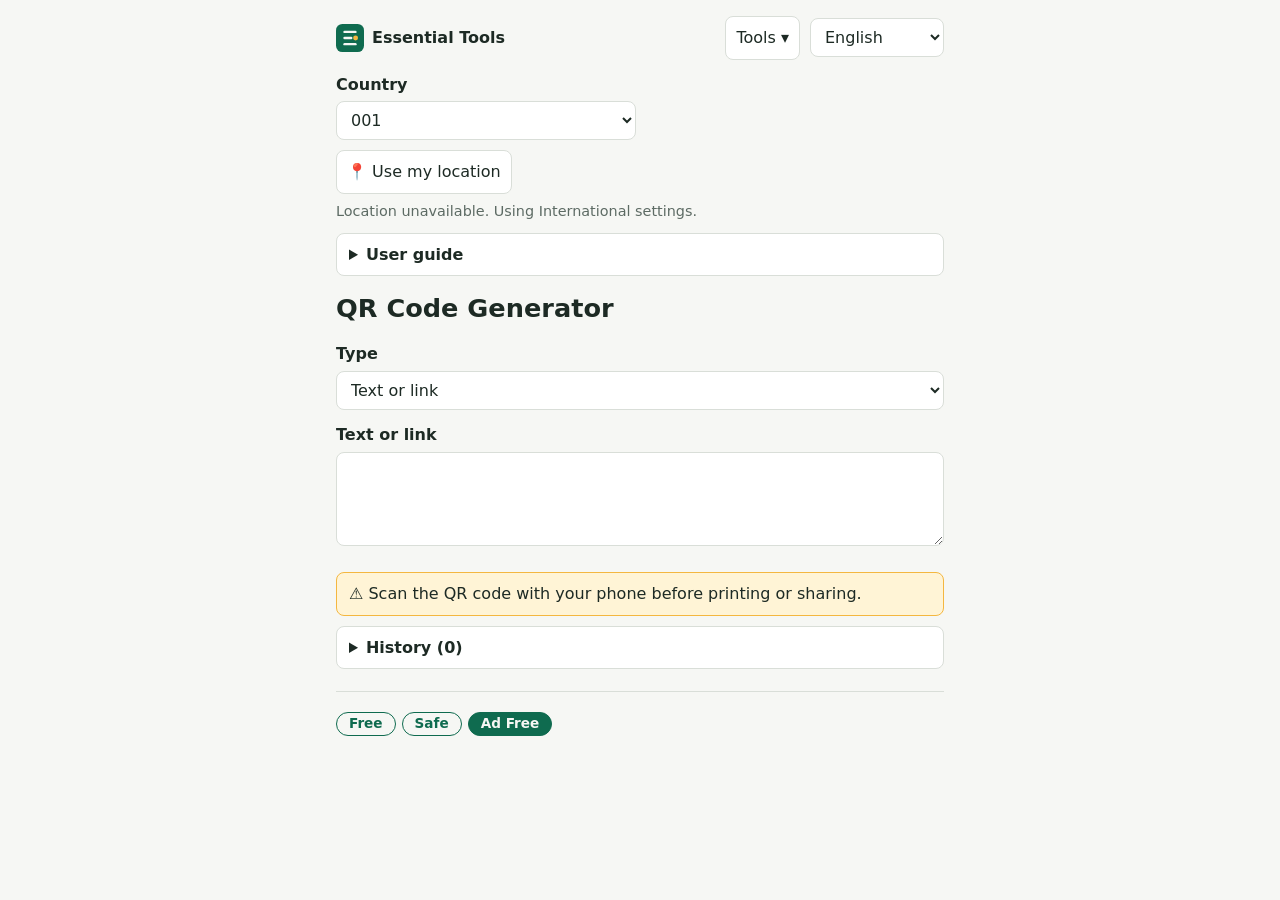
<file: qr.html>
<!doctype html>
<html lang="en">
<head>
<meta charset="utf-8">
<meta name="viewport" content="width=device-width, initial-scale=1, viewport-fit=cover">
<title>QR Code Generator | Essential Tools</title>
<link rel="stylesheet" href="common.css">
<style>
textarea{width:100%;font:inherit;color:var(--tx);background:var(--sf);border:1px solid var(--ln);border-radius:8px;padding:8px 10px}
#pv{background:#fff;padding:8px;border-radius:12px;display:inline-block;max-width:100%;line-height:0;border:1px solid var(--ln)}
#pv svg{width:min(320px,100%);height:auto}
#out{margin-top:16px}
.btns{display:flex;gap:8px;flex-wrap:wrap;margin-top:10px}
.btn{display:inline-block;padding:8px 14px;border:1px solid var(--ac);border-radius:8px;color:var(--ac);text-decoration:none;font-weight:600}
#fin{font-weight:600}
</style>
</head>
<body>
<main>
<div id="et-top"></div>
<h1 id="t"></h1>
<label for="ty" id="l0"></label>
<select id="ty"></select>
<label for="ta" id="lta"></label><textarea id="ta" rows="3"></textarea>
<label for="a" id="la"></label><input id="a" autocomplete="off">
<label for="b" id="lb"></label><input id="b" autocomplete="off">
<p class="mu" id="fin"></p>
<p class="mu" id="err" role="alert"></p>
<div id="out" hidden><div id="pv"></div><div class="btns"><a class="btn" id="dp" download="qr-code.png"></a><a class="btn" id="ds" download="qr-code.svg"></a></div></div>
<div id="et-bottom"></div>
</main>
<script src="common.js"></script>
<script>
const S={
en:"QR Code Generator|Type|Text or link|Network name|Password|Phone number|Message|Email address|Download PNG|Download SVG|Too long for a QR code.|Scan the QR code with your phone before printing or sharing.",
bn:"QR কোড জেনারেটর|ধরন|লেখা বা লিংক|নেটওয়ার্কের নাম|পাসওয়ার্ড|ফোন নম্বর|বার্তা|ইমেইল ঠিকানা|PNG ডাউনলোড|SVG ডাউনলোড|QR কোডের জন্য অনেক বড়।|ছাপা বা শেয়ার করার আগে ফোন দিয়ে QR কোড স্ক্যান করে দেখুন।",
hi:"QR कोड जनरेटर|प्रकार|टेक्स्ट या लिंक|नेटवर्क का नाम|पासवर्ड|फ़ोन नंबर|संदेश|ईमेल पता|PNG डाउनलोड|SVG डाउनलोड|QR कोड के लिए बहुत लंबा।|प्रिंट या शेयर करने से पहले फ़ोन से QR कोड स्कैन करके जाँच लें।",
ur:"QR کوڈ جنریٹر|قسم|متن یا لنک|نیٹ ورک کا نام|پاس ورڈ|فون نمبر|پیغام|ای میل پتہ|PNG ڈاؤن لوڈ|SVG ڈاؤن لوڈ|QR کوڈ کے لیے بہت لمبا ہے۔|پرنٹ یا شیئر کرنے سے پہلے فون سے QR کوڈ اسکین کر کے جانچ لیں۔",
ar:"منشئ رمز QR|النوع|نص أو رابط|اسم الشبكة|كلمة المرور|رقم الهاتف|الرسالة|البريد الإلكتروني|تنزيل PNG|تنزيل SVG|طويل جدًا لرمز QR.|امسح رمز QR بهاتفك قبل الطباعة أو المشاركة.",
fa:"ساخت کد QR|نوع|متن یا پیوند|نام شبکه|گذرواژه|شماره تلفن|پیام|نشانی ایمیل|دانلود PNG|دانلود SVG|برای کد QR بیش از حد طولانی است.|پیش از چاپ یا اشتراک‌گذاری، کد QR را با گوشی اسکن کنید.",
tr:"QR Kod Oluşturucu|Tür|Metin veya bağlantı|Ağ adı|Parola|Telefon numarası|Mesaj|E-posta adresi|PNG indir|SVG indir|QR kod için çok uzun.|Yazdırmadan veya paylaşmadan önce QR kodu telefonunuzla tarayın.",
zh:"二维码生成器|类型|文字或链接|网络名称|密码|电话号码|消息|电子邮件地址|下载 PNG|下载 SVG|内容过长，无法生成二维码。|打印或分享前，请用手机扫描二维码确认。",
ja:"QRコード作成|種類|テキストまたはリンク|ネットワーク名|パスワード|電話番号|メッセージ|メールアドレス|PNGをダウンロード|SVGをダウンロード|QRコードにするには長すぎます。|印刷や共有の前に、スマートフォンでQRコードを読み取って確認してください。",
ko:"QR 코드 생성기|유형|텍스트 또는 링크|네트워크 이름|비밀번호|전화번호|메시지|이메일 주소|PNG 다운로드|SVG 다운로드|QR 코드로 만들기에는 너무 깁니다.|인쇄하거나 공유하기 전에 휴대폰으로 QR 코드를 스캔해 확인하세요.",
ru:"Генератор QR-кодов|Тип|Текст или ссылка|Название сети|Пароль|Номер телефона|Сообщение|Адрес эл. почты|Скачать PNG|Скачать SVG|Слишком длинно для QR-кода.|Перед печатью или отправкой отсканируйте QR-код телефоном.",
es:"Generador de códigos QR|Tipo|Texto o enlace|Nombre de la red|Contraseña|Número de teléfono|Mensaje|Correo electrónico|Descargar PNG|Descargar SVG|Demasiado largo para un código QR.|Escanea el código QR con tu móvil antes de imprimirlo o compartirlo.",
fr:"Générateur de QR code|Type|Texte ou lien|Nom du réseau|Mot de passe|Numéro de téléphone|Message|Adresse e-mail|Télécharger PNG|Télécharger SVG|Trop long pour un QR code.|Scannez le QR code avec votre téléphone avant de l’imprimer ou de le partager.",
de:"QR-Code-Generator|Typ|Text oder Link|Netzwerkname|Passwort|Telefonnummer|Nachricht|E-Mail-Adresse|PNG herunterladen|SVG herunterladen|Zu lang für einen QR-Code.|Scannen Sie den QR-Code vor dem Drucken oder Teilen mit Ihrem Handy.",
pt:"Gerador de QR Code|Tipo|Texto ou link|Nome da rede|Senha|Número de telefone|Mensagem|E-mail|Baixar PNG|Baixar SVG|Longo demais para um QR Code.|Escaneie o QR Code com o celular antes de imprimir ou compartilhar.",
it:"Generatore di codici QR|Tipo|Testo o link|Nome della rete|Password|Numero di telefono|Messaggio|Indirizzo e-mail|Scarica PNG|Scarica SVG|Troppo lungo per un codice QR.|Scansiona il codice QR con il telefono prima di stamparlo o condividerlo.",
nl:"QR-codegenerator|Type|Tekst of link|Netwerknaam|Wachtwoord|Telefoonnummer|Bericht|E-mailadres|PNG downloaden|SVG downloaden|Te lang voor een QR-code.|Scan de QR-code met uw telefoon voordat u hem print of deelt.",
pl:"Generator kodów QR|Typ|Tekst lub link|Nazwa sieci|Hasło|Numer telefonu|Wiadomość|Adres e-mail|Pobierz PNG|Pobierz SVG|Za długie na kod QR.|Przed wydrukiem lub udostępnieniem zeskanuj kod QR telefonem.",
uk:"Генератор QR-кодів|Тип|Текст або посилання|Назва мережі|Пароль|Номер телефону|Повідомлення|Адреса ел. пошти|Завантажити PNG|Завантажити SVG|Задовге для QR-коду.|Перед друком чи поширенням відскануйте QR-код телефоном.",
id:"Pembuat Kode QR|Jenis|Teks atau tautan|Nama jaringan|Kata sandi|Nomor telepon|Pesan|Alamat email|Unduh PNG|Unduh SVG|Terlalu panjang untuk kode QR.|Pindai kode QR dengan ponsel sebelum mencetak atau membagikan.",
ms:"Penjana Kod QR|Jenis|Teks atau pautan|Nama rangkaian|Kata laluan|Nombor telefon|Mesej|Alamat e-mel|Muat turun PNG|Muat turun SVG|Terlalu panjang untuk kod QR.|Imbas kod QR dengan telefon sebelum mencetak atau berkongsi.",
th:"ตัวสร้างคิวอาร์โค้ด|ประเภท|ข้อความหรือลิงก์|ชื่อเครือข่าย|รหัสผ่าน|หมายเลขโทรศัพท์|ข้อความ|ที่อยู่อีเมล|ดาวน์โหลด PNG|ดาวน์โหลด SVG|ยาวเกินไปสำหรับคิวอาร์โค้ด|ใช้โทรศัพท์สแกนคิวอาร์โค้ดก่อนพิมพ์หรือแชร์",
vi:"Trình tạo mã QR|Loại|Văn bản hoặc liên kết|Tên mạng|Mật khẩu|Số điện thoại|Tin nhắn|Địa chỉ email|Tải PNG|Tải SVG|Quá dài cho mã QR.|Hãy quét mã QR bằng điện thoại trước khi in hoặc chia sẻ.",
ta:"QR குறியீடு உருவாக்கி|வகை|உரை அல்லது இணைப்பு|நெட்வொர்க் பெயர்|கடவுச்சொல்|தொலைபேசி எண்|செய்தி|மின்னஞ்சல் முகவரி|PNG பதிவிறக்கு|SVG பதிவிறக்கு|QR குறியீட்டிற்கு மிக நீளமானது.|அச்சிடுவதற்கு அல்லது பகிர்வதற்கு முன் தொலைபேசியால் QR குறியீட்டை ஸ்கேன் செய்யவும்.",
te:"QR కోడ్ జనరేటర్|రకం|టెక్స్ట్ లేదా లింక్|నెట్‌వర్క్ పేరు|పాస్‌వర్డ్|ఫోన్ నంబర్|సందేశం|ఇమెయిల్ చిరునామా|PNG డౌన్‌లోడ్|SVG డౌన్‌లోడ్|QR కోడ్‌కు చాలా పొడవుగా ఉంది.|ప్రింట్ చేసే ముందు లేదా షేర్ చేసే ముందు ఫోన్‌తో QR కోడ్‌ను స్కాన్ చేయండి.",
mr:"QR कोड जनरेटर|प्रकार|मजकूर किंवा लिंक|नेटवर्कचे नाव|पासवर्ड|फोन नंबर|संदेश|ईमेल पत्ता|PNG डाउनलोड|SVG डाउनलोड|QR कोडसाठी खूप मोठे आहे.|छापण्यापूर्वी किंवा शेअर करण्यापूर्वी फोनने QR कोड स्कॅन करून पाहा.",
ne:"QR कोड जेनेरेटर|प्रकार|पाठ वा लिङ्क|नेटवर्कको नाम|पासवर्ड|फोन नम्बर|सन्देश|इमेल ठेगाना|PNG डाउनलोड|SVG डाउनलोड|QR कोडका लागि धेरै लामो।|छाप्न वा सेयर गर्नु अघि फोनले QR कोड स्क्यान गरेर हेर्नुहोस्।",
si:"QR කේත උත්පාදකය|වර්ගය|පෙළ හෝ සබැඳිය|ජාල නම|මුරපදය|දුරකථන අංකය|පණිවිඩය|විද්‍යුත් තැපැල් ලිපිනය|PNG බාගන්න|SVG බාගන්න|QR කේතයකට දිග වැඩියි.|මුද්‍රණයට හෝ බෙදාගැනීමට පෙර දුරකථනයෙන් QR කේතය ස්කෑන් කර බලන්න.",
sw:"Kitengeneza Msimbo wa QR|Aina|Maandishi au kiungo|Jina la mtandao|Nenosiri|Namba ya simu|Ujumbe|Anwani ya barua pepe|Pakua PNG|Pakua SVG|Ni ndefu mno kwa msimbo wa QR.|Changanua msimbo wa QR kwa simu yako kabla ya kuchapisha au kushiriki.",
he:"מחולל קוד QR|סוג|טקסט או קישור|שם הרשת|סיסמה|מספר טלפון|הודעה|כתובת אימייל|הורד PNG|הורד SVG|ארוך מדי עבור קוד QR.|סרקו את קוד ה-QR בטלפון לפני הדפסה או שיתוף.",
el:"Δημιουργός κωδικών QR|Τύπος|Κείμενο ή σύνδεσμος|Όνομα δικτύου|Κωδικός πρόσβασης|Αριθμός τηλεφώνου|Μήνυμα|Διεύθυνση email|Λήψη PNG|Λήψη SVG|Πολύ μεγάλο για κωδικό QR.|Σαρώστε τον κωδικό QR με το κινητό σας πριν τον εκτυπώσετε ή τον μοιραστείτε.",
sv:"QR-kodsgenerator|Typ|Text eller länk|Nätverksnamn|Lösenord|Telefonnummer|Meddelande|E-postadress|Ladda ned PNG|Ladda ned SVG|För långt för en QR-kod.|Skanna QR-koden med mobilen innan du skriver ut eller delar den."};
const S2={
en:"Pick a type and fill in the details; the QR code appears at once. Everything is made in your browser and nothing is uploaded.",
bn:"একটা ধরন বেছে তথ্য লিখুন, QR কোড সঙ্গে সঙ্গে তৈরি হবে। সবকিছু আপনার ব্রাউজারেই হয়, কিছুই আপলোড হয় না।",
hi:"प्रकार चुनें और जानकारी भरें; QR कोड तुरंत बन जाता है। सब कुछ आपके ब्राउज़र में होता है, कुछ अपलोड नहीं होता।",
ur:"قسم چنیں اور تفصیل بھریں؛ QR کوڈ فوراً بن جاتا ہے۔ سب کچھ آپ کے براؤزر میں ہوتا ہے، کچھ اپ لوڈ نہیں ہوتا۔",
ar:"اختر النوع وأدخل التفاصيل فيظهر رمز QR فورًا. كل شيء يتم في متصفحك ولا يُرفع أي شيء.",
fa:"نوع را انتخاب و اطلاعات را وارد کنید؛ کد QR بلافاصله ساخته می‌شود. همه‌چیز در مرورگر شما انجام می‌شود و چیزی آپلود نمی‌شود.",
tr:"Bir tür seçip bilgileri girin; QR kod hemen oluşur. Her şey tarayıcınızda yapılır, hiçbir şey yüklenmez.",
zh:"选择类型并填写信息，二维码立即生成。一切都在浏览器中完成，不会上传任何内容。",
ja:"種類を選んで情報を入力すると、QRコードがすぐに作成されます。すべてブラウザ内で処理され、何もアップロードされません。",
ko:"유형을 고르고 정보를 입력하면 QR 코드가 바로 생성됩니다. 모든 작업은 브라우저에서 이루어지며 아무것도 업로드되지 않습니다.",
ru:"Выберите тип и заполните данные, QR-код появится сразу. Всё происходит в вашем браузере, ничего не загружается.",
es:"Elige un tipo y completa los datos; el código QR aparece al instante. Todo se hace en tu navegador y no se sube nada.",
fr:"Choisissez un type et remplissez les informations ; le QR code apparaît aussitôt. Tout se fait dans votre navigateur, rien n’est envoyé.",
de:"Typ wählen und Angaben ausfüllen; der QR-Code erscheint sofort. Alles passiert in Ihrem Browser, nichts wird hochgeladen.",
pt:"Escolha um tipo e preencha os dados; o QR Code aparece na hora. Tudo é feito no seu navegador e nada é enviado.",
it:"Scegli un tipo e compila i dati; il codice QR appare subito. Tutto avviene nel tuo browser e nulla viene caricato.",
nl:"Kies een type en vul de gegevens in; de QR-code verschijnt direct. Alles gebeurt in uw browser, er wordt niets geüpload.",
pl:"Wybierz typ i uzupełnij dane; kod QR pojawi się od razu. Wszystko dzieje się w przeglądarce, nic nie jest wysyłane.",
uk:"Оберіть тип і заповніть дані, QR-код з’явиться одразу. Усе відбувається у вашому браузері, нічого не завантажується.",
id:"Pilih jenis dan isi data; kode QR langsung muncul. Semua diproses di browser Anda dan tidak ada yang diunggah.",
ms:"Pilih jenis dan isi butiran; kod QR muncul serta-merta. Semuanya dilakukan dalam pelayar anda dan tiada apa dimuat naik.",
th:"เลือกประเภทและกรอกรายละเอียด คิวอาร์โค้ดจะปรากฏทันที ทุกอย่างทำในเบราว์เซอร์ของคุณ ไม่มีการอัปโหลดใดๆ",
vi:"Chọn loại và điền thông tin; mã QR xuất hiện ngay. Mọi thứ được xử lý trong trình duyệt của bạn, không tải lên gì cả.",
ta:"வகையைத் தேர்ந்தெடுத்து விவரங்களை நிரப்பவும்; QR குறியீடு உடனே தோன்றும். எல்லாம் உங்கள் உலாவியிலேயே நடக்கும், எதுவும் பதிவேற்றப்படாது.",
te:"రకాన్ని ఎంచుకుని వివరాలు నింపండి; QR కోడ్ వెంటనే వస్తుంది. అంతా మీ బ్రౌజర్‌లోనే జరుగుతుంది, ఏదీ అప్‌లోడ్ కాదు.",
mr:"प्रकार निवडा आणि माहिती भरा; QR कोड लगेच तयार होतो. सर्व काही तुमच्या ब्राउझरमध्येच होते, काहीही अपलोड होत नाही.",
ne:"प्रकार छानेर विवरण भर्नुहोस्; QR कोड तुरुन्तै बन्छ। सबै कुरा तपाईंको ब्राउजरमै हुन्छ, केही अपलोड हुँदैन।",
si:"වර්ගයක් තෝරා තොරතුරු පුරවන්න; QR කේතය වහාම පෙනේ. සියල්ල ඔබේ බ්‍රවුසරයේම සිදු වේ, කිසිවක් උඩුගත නොවේ.",
sw:"Chagua aina na ujaze maelezo; msimbo wa QR huonekana mara moja. Kila kitu hufanyika kwenye kivinjari chako, hakuna kinachopakiwa.",
he:"בחרו סוג ומלאו פרטים; קוד ה-QR מופיע מיד. הכול מתבצע בדפדפן שלכם ושום דבר לא מועלה.",
el:"Επιλέξτε τύπο και συμπληρώστε τα στοιχεία· ο κωδικός QR εμφανίζεται αμέσως. Όλα γίνονται στον browser σας και δεν ανεβαίνει τίποτα.",
sv:"Välj typ och fyll i uppgifterna; QR-koden visas direkt. Allt sker i din webbläsare och inget laddas upp."};
/*QR*/
function qrEncode(bytes){
const ECC=[10,16,26,18,24,16,18,22,22,26],NB=[1,1,1,2,2,4,4,4,5,5];
const raw=v=>{const a=v>1?Math.floor(v/7)+2:0;return(16*v+128)*v+64-(v>1?(25*a-10)*a-55:0)-(v>6?36:0)};
const dcw=v=>Math.floor(raw(v)/8)-ECC[v-1]*NB[v-1];
let ver=0;for(let v=1;v<=10;v++)if(4+(v<10?8:16)+8*bytes.length<=dcw(v)*8){ver=v;break}
if(!ver)return null;
const bits=[],put=(x,n)=>{for(let i=n-1;i>=0;i--)bits.push((x>>>i)&1)};
put(4,4);put(bytes.length,ver<10?8:16);bytes.forEach(b=>put(b,8));
const cap=dcw(ver)*8;put(0,Math.min(4,cap-bits.length));
while(bits.length%8)bits.push(0);
for(let p=0xEC;bits.length<cap;p^=0xFD)put(p,8);
const data=[];for(let i=0;i<bits.length;i+=8){let b=0;for(let j=0;j<8;j++)b=b<<1|bits[i+j];data.push(b)}
const mul=(x,y)=>{let z=0;for(let i=7;i>=0;i--){z=(z<<1)^((z>>>7)*0x11D);z^=((y>>>i)&1)*x}return z};
const nb=NB[ver-1],el=ECC[ver-1],rc=Math.floor(raw(ver)/8),ns=nb-rc%nb,sl=Math.floor(rc/nb);
const div=Array(el).fill(0);div[el-1]=1;
for(let i=0,root=1;i<el;i++){for(let j=0;j<el;j++){div[j]=mul(div[j],root);if(j+1<el)div[j]^=div[j+1]}root=mul(root,2)}
const blocks=[];
for(let i=0,k=0;i<nb;i++){const len=sl-el+(i<ns?0:1),d=data.slice(k,k+len);k+=len;
const r=div.map(()=>0);d.forEach(b=>{const f=b^r.shift();r.push(0);div.forEach((c,x)=>r[x]^=mul(c,f))});
if(i<ns)d.push(0);blocks.push(d.concat(r))}
const all=[];for(let i=0;i<blocks[0].length;i++)blocks.forEach((b,j)=>{if(i!==sl-el||j>=ns)all.push(b[i])});
const n=ver*4+17,M=[...Array(n)].map(()=>Array(n).fill(0)),F=[...Array(n)].map(()=>Array(n).fill(0));
const sf=(x,y,v)=>{if(x>=0&&x<n&&y>=0&&y<n){M[y][x]=v?1:0;F[y][x]=1}};
for(let i=0;i<n;i++){sf(6,i,i%2===0);sf(i,6,i%2===0)}
const fp=(x,y)=>{for(let dy=-4;dy<=4;dy++)for(let dx=-4;dx<=4;dx++){const d=Math.max(Math.abs(dx),Math.abs(dy));sf(x+dx,y+dy,d!==2&&d!==4)}};
fp(3,3);fp(n-4,3);fp(3,n-4);
if(ver>1){const na=Math.floor(ver/7)+2,step=Math.ceil((ver*4+4)/(na*2-2))*2,pos=[6];
for(let p=n-7;pos.length<na;p-=step)pos.splice(1,0,p);
pos.forEach((px,i)=>pos.forEach((py,j)=>{if(!((i===0&&j===0)||(i===0&&j===na-1)||(i===na-1&&j===0)))for(let dy=-2;dy<=2;dy++)for(let dx=-2;dx<=2;dx++)sf(px+dx,py+dy,Math.max(Math.abs(dx),Math.abs(dy))!==1)}))}
const fmt=m=>{let r=m;for(let i=0;i<10;i++)r=(r<<1)^((r>>>9)*0x537);const b=(m<<10|r)^0x5412,g=i=>((b>>>i)&1)===1;
for(let i=0;i<=5;i++)sf(8,i,g(i));sf(8,7,g(6));sf(8,8,g(7));sf(7,8,g(8));for(let i=9;i<15;i++)sf(14-i,8,g(i));
for(let i=0;i<8;i++)sf(n-1-i,8,g(i));for(let i=8;i<15;i++)sf(8,n-15+i,g(i));sf(8,n-8,true)};
fmt(0);
if(ver>=7){let r=ver;for(let i=0;i<12;i++)r=(r<<1)^((r>>>11)*0x1F25);const b=ver<<12|r;
for(let i=0;i<18;i++){const c=((b>>>i)&1)===1,a=n-11+i%3,q=Math.floor(i/3);sf(a,q,c);sf(q,a,c)}}
let k=0;const tot=all.length*8;
for(let right=n-1;right>=1;right-=2){if(right===6)right=5;for(let v=0;v<n;v++)for(let j=0;j<2;j++){const x=right-j,up=((right+1)&2)===0,y=up?n-1-v:v;if(!F[y][x]&&k<tot){M[y][x]=(all[k>>>3]>>>(7-(k&7)))&1;k++}}}
const MK=[(x,y)=>(x+y)%2===0,(x,y)=>y%2===0,(x,y)=>x%3===0,(x,y)=>(x+y)%3===0,(x,y)=>(Math.floor(x/3)+Math.floor(y/2))%2===0,(x,y)=>x*y%2+x*y%3===0,(x,y)=>(x*y%2+x*y%3)%2===0,(x,y)=>((x+y)%2+x*y%3)%2===0];
const pen=()=>{let p=0;for(let t=0;t<2;t++)for(let i=0;i<n;i++){let run=1;for(let j=1;j<n;j++){const a=t?M[j][i]:M[i][j],b=t?M[j-1][i]:M[i][j-1];if(a===b){run++;if(run===5)p+=3;else if(run>5)p++}else run=1}}
for(let y=0;y<n-1;y++)for(let x=0;x<n-1;x++){const c=M[y][x];if(c===M[y][x+1]&&c===M[y+1][x]&&c===M[y+1][x+1])p+=3}
let d=0;M.forEach(r=>r.forEach(v=>d+=v));return p+Math.floor(Math.abs(d*20-n*n*10)/(n*n))*10};
const base=M.map(r=>r.slice());let best=null,bp=1e9;
for(let m=0;m<8;m++){for(let y=0;y<n;y++)for(let x=0;x<n;x++)M[y][x]=base[y][x]^((!F[y][x]&&MK[m](x,y))?1:0);fmt(m);const p=pen();if(p<bp){bp=p;best=M.map(r=>r.slice())}}
return best}
/*END*/

/* phone country calling codes (the country chosen above sets the default code) */
const CC={BD:880,IN:91,PK:92,NP:977,LK:94,US:1,CA:1,GB:44,IE:353,AU:61,DE:49,AT:43,CH:41,FR:33,ES:34,IT:39,NL:31,GR:30,PL:48,UA:380,SE:46,RU:7,KZ:7,TR:90,IL:972,IR:98,SA:966,AE:971,EG:20,JP:81,KR:82,CN:86,TH:66,VN:84,MY:60,SG:65,ID:62,BR:55,MX:52,ZA:27,KE:254,NG:234};
const F={x:[["ta",2]],w:[["a",3],["b",4]],p:[["a",5]],a:[["a",5],["b",6]],e:[["a",7],["b",6]]};
const $=id=>document.getElementById(id),T=k=>ET.t(k),U={};
function phone(v){
let s=v.replace(/[\s\-().]/g,"");if(!s)return null;
if(s[0]==="+")s=s.slice(1);else if(s.slice(0,2)==="00")s=s.slice(2);
else{const c=CC[ET.state.country];s=s.replace(/\D/g,"");
if(c){const cr=ET.state.country;if(cr==="RU"||cr==="KZ")s=s.replace(/^8/,"");else if(cr!=="IT")s=s.replace(/^0/,"");s=c+s}}
s=s.replace(/\D/g,"");return s.length>=7&&s.length<=15?s:null}
const esc=s=>s.replace(/([\\;,:"])/g,"\\$1");
function payload(){
const ty=$("ty").value,a=$("a").value.trim(),b=$("b").value.trim(),x=$("ta").value;$("fin").textContent="";
if(ty==="x")return x.trim()?{d:x,h:T(2)+": "+x.trim().slice(0,50)}:null;
if(ty==="w")return a?{d:"WIFI:T:"+(b?"WPA":"nopass")+";S:"+esc(a)+";"+(b?"P:"+esc(b)+";":"")+";",h:"Wi-Fi: "+a}:null;
if(ty==="e")return /^\S+@\S+\.\S+$/.test(a)?{d:"mailto:"+a+(b?"?body="+encodeURIComponent(b):""),h:T(7)+": "+a}:null;
const n=phone(a);if(!n)return null;$("fin").textContent="+"+n;
return ty==="p"?{d:"tel:+"+n,h:T(5)+": +"+n}:{d:"https://wa.me/"+n+(b?"?text="+encodeURIComponent(b):""),h:"WhatsApp: +"+n}}
function draw(M){
const n=M.length,N=n+8;let d="";
for(let y=0;y<n;y++){let x=0;while(x<n){if(M[y][x]){let l=1;while(x+l<n&&M[y][x+l])l++;d+="M"+(x+4)+" "+(y+4)+"h"+l+"v1h-"+l+"z";x+=l}else x++}}
const svg='<svg xmlns="http://www.w3.org/2000/svg" viewBox="0 0 '+N+" "+N+'" shape-rendering="crispEdges"><rect width="'+N+'" height="'+N+'" fill="#fff"/><path d="'+d+'" fill="#000"/></svg>';
$("pv").innerHTML=svg;
if(U.s)URL.revokeObjectURL(U.s);U.s=URL.createObjectURL(new Blob([svg],{type:"image/svg+xml"}));$("ds").href=U.s;
const c=document.createElement("canvas"),s=12;c.width=c.height=N*s;const g=c.getContext("2d");
g.fillStyle="#fff";g.fillRect(0,0,c.width,c.height);g.fillStyle="#000";
for(let y=0;y<n;y++)for(let x=0;x<n;x++)if(M[y][x])g.fillRect((x+4)*s,(y+4)*s,s,s);
c.toBlob(b=>{if(U.p)URL.revokeObjectURL(U.p);U.p=URL.createObjectURL(b);$("dp").href=U.p},"image/png")}
function update(){
const ty=$("ty").value;
["ta","a","b"].forEach(id=>{$(id).hidden=true;$("l"+id).hidden=true});
F[ty].forEach(f=>{$(f[0]).hidden=false;$("l"+f[0]).hidden=false;$("l"+f[0]).textContent=T(f[1])});
$("a").placeholder=(ty==="p"||ty==="a")?"+"+(CC[ET.state.country]||"")+" …":"";$("err").textContent="";$("out").hidden=true;
const p=payload();if(!p)return;
const m=qrEncode([...new TextEncoder().encode(p.d)]);
if(!m){$("err").textContent=T(10);return}
draw(m);$("out").hidden=false;ET.log(p.h)}
function labels(){
$("t").textContent=T(0);document.title=T(0)+" | Essential Tools";
$("l0").textContent=T(1);$("dp").textContent=T(8);$("ds").textContent=T(9);
const v=$("ty").value||"x";
$("ty").innerHTML='<option value="x">'+T(2)+'</option><option value="w">Wi-Fi</option><option value="p">'+T(5)+'</option><option value="a">WhatsApp</option><option value="e">'+T(7)+'</option>';
$("ty").value=v;update()}
["ty","ta","a","b"].forEach(id=>$(id).addEventListener("input",update));
ET.start({id:"qr",file:"qr.html",S,S2,labels,guide:()=>ET.t2(0),warn:()=>T(11),currency:false});
</script>
</body>
</html>
</file>
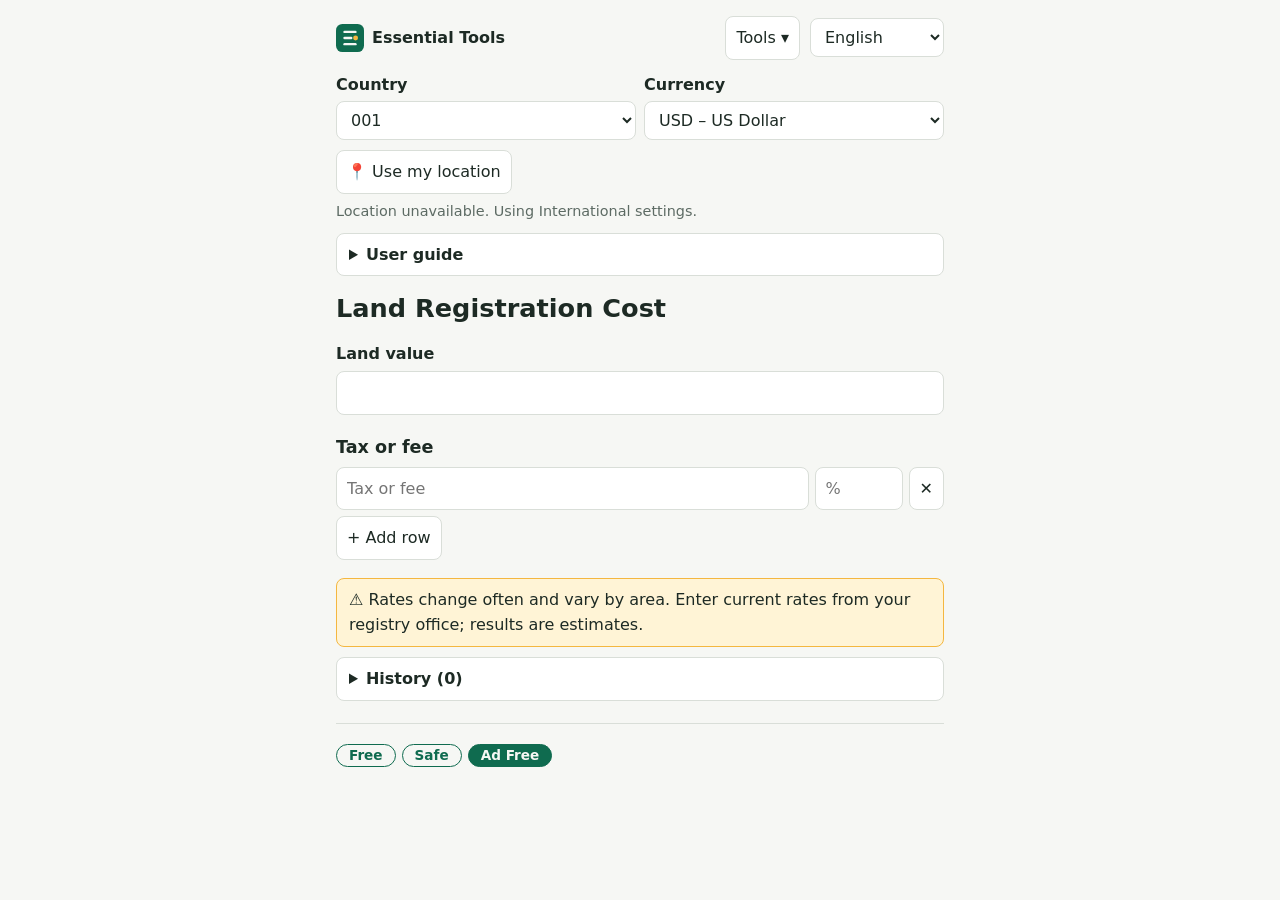
<file: reg.html>
<!doctype html>
<html lang="en">
<head>
<meta charset="utf-8">
<meta name="viewport" content="width=device-width, initial-scale=1, viewport-fit=cover">
<title>Land Registration Cost | Essential Tools</title>
<link rel="stylesheet" href="common.css">
<style>.rw{display:flex;gap:6px;margin:6px 0}.rw .nm{flex:1;min-width:0}.rw .rt{width:5.5rem;flex:none}.res{list-style:none;padding:0;margin:14px 0}.res li{display:flex;justify-content:space-between;gap:10px;padding:8px 12px;border:1px solid var(--ln);border-radius:8px;background:var(--sf);margin:6px 0}.res li.tt{border-color:var(--ac);color:var(--ac);font-weight:700;font-size:1.1rem}</style>
</head>
<body>
<main>
<div id="et-top"></div>
<h1 id="t"></h1>
<label for="v" id="l_v"></label><input id="v" inputmode="decimal" autocomplete="off">
<div id="hv"><label for="h" id="l_h"></label><input id="h" inputmode="decimal" autocomplete="off"></div>
<h2 id="h_r" style="font-size:1.1rem;margin:18px 0 4px"></h2>
<div id="rows"></div>
<button type="button" id="ad"></button>
<ul class="res" id="out" role="status" aria-live="polite"></ul>
<p class="mu" id="of" dir="auto"></p>
<div id="et-bottom"></div>
</main>
<script src="common.js"></script>
<script>
/* Strings, in this order: 0 title | 1 Land value | 2 Assessed value | 3 Tax or fee | 4 Total cost | 5 Add row | 6 Warning | 7 Guide */
const S={
en:"Land Registration Cost|Land value|Assessed value (the higher applies)|Tax or fee|Total cost|Add row|Rates change often and vary by area. Enter current rates from your registry office; results are estimates.|Enter the land value, then each tax or fee with its rate (%). The total is added up for you.",
bn:"জমি রেজিস্ট্রেশন খরচ|জমির মূল্য|সরকারি নির্ধারিত মূল্য (যেটা বেশি সেটা ধরা হয়)|কর বা ফি|মোট খরচ|সারি যোগ করুন|হার প্রায়ই বদলায় ও এলাকাভেদে আলাদা। রেজিস্ট্রি অফিস থেকে বর্তমান হার নিয়ে দিন; ফলাফল আনুমানিক।|জমির মূল্য দিন, তারপর প্রতিটি কর বা ফি ও তার হার (%) দিন। মোট নিজে থেকেই যোগ হবে।",
hi:"भूमि पंजीकरण खर्च|भूमि का मूल्य|सरकारी निर्धारित मूल्य (जो अधिक हो वही लगेगा)|कर या शुल्क|कुल खर्च|पंक्ति जोड़ें|दरें अक्सर बदलती हैं और क्षेत्र के अनुसार अलग होती हैं। रजिस्ट्री कार्यालय से वर्तमान दरें डालें; परिणाम अनुमानित हैं।|भूमि का मूल्य दें, फिर हर कर या शुल्क और उसकी दर (%) दें। कुल अपने आप जुड़ जाएगा।",
ur:"زمین رجسٹریشن لاگت|زمین کی قیمت|سرکاری تشخیص شدہ قیمت (زیادہ والی لاگو ہوگی)|ٹیکس یا فیس|کل لاگت|قطار شامل کریں|شرحیں اکثر بدلتی ہیں اور علاقے کے لحاظ سے مختلف ہوتی ہیں۔ رجسٹری دفتر سے موجودہ شرحیں درج کریں؛ نتائج تخمینی ہیں۔|زمین کی قیمت درج کریں، پھر ہر ٹیکس یا فیس اور اس کی شرح (%) دیں۔ کل خود جمع ہو جائے گا۔",
ar:"تكلفة تسجيل الأرض|قيمة الأرض|القيمة التقديرية الرسمية (تُعتمد الأعلى)|ضريبة أو رسم|التكلفة الإجمالية|إضافة صف|تتغير النسب كثيرًا وتختلف حسب المنطقة. أدخل النسب الحالية من مكتب التسجيل؛ النتائج تقديرية.|أدخل قيمة الأرض ثم كل ضريبة أو رسم مع نسبته (%). يُحسب المجموع تلقائيًا.",
fa:"هزینه ثبت زمین|ارزش زمین|ارزش ارزیابی‌شده دولتی (مقدار بیشتر اعمال می‌شود)|مالیات یا عوارض|هزینه کل|افزودن ردیف|نرخ‌ها اغلب تغییر می‌کنند و در هر منطقه متفاوت‌اند. نرخ‌های فعلی را از اداره ثبت وارد کنید؛ نتایج تقریبی است.|ارزش زمین را وارد کنید، سپس هر مالیات یا عوارض را با نرخ آن (%). جمع کل خودکار محاسبه می‌شود.",
tr:"Arazi Tescil Maliyeti|Arazi değeri|Resmî rayiç değer (yüksek olan geçerli)|Vergi veya harç|Toplam maliyet|Satır ekle|Oranlar sık değişir ve bölgeye göre farklıdır. Güncel oranları tapu müdürlüğünden girin; sonuçlar tahminidir.|Arazi değerini, ardından her vergi veya harcı oranıyla (%) girin. Toplam otomatik hesaplanır.",
zh:"土地登记费用|土地价值|政府评估价值（取较高者）|税费|总费用|添加行|税率常有变动且因地区而异。请向登记机构获取现行税率；结果仅为估算。|输入土地价值，再输入各项税费及税率（%）。总额自动计算。",
ja:"土地登記費用|土地の価値|公的評価額（高い方を適用）|税金・手数料|合計費用|行を追加|税率は頻繁に変わり地域でも異なります。登記所で最新の税率を確認して入力してください。結果は概算です。|土地の価値を入力し、各税金・手数料と税率（%）を入力してください。合計は自動計算されます。",
ko:"토지 등기 비용|토지 가치|공시 평가액(높은 쪽 적용)|세금 또는 수수료|총 비용|행 추가|세율은 자주 바뀌고 지역마다 다릅니다. 등기소에서 현재 세율을 확인해 입력하세요. 결과는 추정치입니다.|토지 가치를 입력한 뒤 각 세금·수수료와 세율(%)을 입력하세요. 합계는 자동 계산됩니다.",
ru:"Расходы на регистрацию земли|Стоимость земли|Кадастровая (оценочная) стоимость (применяется большая)|Налог или сбор|Итого расходов|Добавить строку|Ставки часто меняются и зависят от региона. Введите актуальные ставки из регистрирующего органа; результат приблизительный.|Введите стоимость земли, затем каждый налог или сбор с его ставкой (%). Итог считается автоматически.",
es:"Costo de registro de terreno|Valor del terreno|Valor catastral (se aplica el mayor)|Impuesto o tasa|Costo total|Añadir fila|Las tasas cambian a menudo y varían por zona. Introduce las vigentes de tu registro; el resultado es una estimación.|Introduce el valor del terreno y luego cada impuesto o tasa con su porcentaje (%). El total se suma solo.",
fr:"Frais d’enregistrement foncier|Valeur du terrain|Valeur estimée officielle (la plus élevée s’applique)|Taxe ou frais|Coût total|Ajouter une ligne|Les taux changent souvent et varient selon la zone. Saisissez les taux actuels auprès de votre service; résultat estimatif.|Saisissez la valeur du terrain, puis chaque taxe ou frais avec son taux (%). Le total est calculé automatiquement.",
de:"Kosten der Grundstücksregistrierung|Grundstückswert|Amtlicher Schätzwert (der höhere gilt)|Steuer oder Gebühr|Gesamtkosten|Zeile hinzufügen|Sätze ändern sich oft und variieren je nach Region. Aktuelle Sätze beim Amt erfragen; Ergebnisse sind Schätzungen.|Grundstückswert eingeben, dann jede Steuer oder Gebühr mit Satz (%). Die Summe wird automatisch berechnet.",
pt:"Custo de registro de terreno|Valor do terreno|Valor avaliado oficial (aplica-se o maior)|Imposto ou taxa|Custo total|Adicionar linha|As taxas mudam com frequência e variam por região. Informe as atuais do cartório; resultado estimado.|Informe o valor do terreno e depois cada imposto ou taxa com sua alíquota (%). O total é somado automaticamente.",
it:"Costi di registrazione terreno|Valore del terreno|Valore catastale (si applica il maggiore)|Imposta o tassa|Costo totale|Aggiungi riga|Le aliquote cambiano spesso e variano per zona. Inserisci quelle attuali dall’ufficio competente; risultato indicativo.|Inserisci il valore del terreno, poi ogni imposta o tassa con la sua aliquota (%). Il totale si calcola da solo.",
nl:"Kosten grondregistratie|Grondwaarde|Getaxeerde waarde (de hoogste geldt)|Belasting of kosten|Totale kosten|Rij toevoegen|Tarieven veranderen vaak en verschillen per regio. Voer actuele tarieven van uw kantoor in; resultaten zijn schattingen.|Voer de grondwaarde in, dan elke belasting of kosten met tarief (%). Het totaal wordt automatisch opgeteld.",
pl:"Koszty rejestracji gruntu|Wartość gruntu|Wartość urzędowa (stosuje się wyższą)|Podatek lub opłata|Koszt całkowity|Dodaj wiersz|Stawki często się zmieniają i różnią regionalnie. Wpisz aktualne stawki z urzędu; wyniki są szacunkowe.|Wpisz wartość gruntu, potem każdy podatek lub opłatę ze stawką (%). Suma liczy się automatycznie.",
uk:"Витрати на реєстрацію землі|Вартість землі|Оціночна вартість (застосовується більша)|Податок або збір|Загальні витрати|Додати рядок|Ставки часто змінюються й залежать від регіону. Введіть актуальні ставки з реєстру; результат орієнтовний.|Введіть вартість землі, потім кожен податок або збір зі ставкою (%). Підсумок рахується автоматично.",
id:"Biaya Pendaftaran Tanah|Nilai tanah|Nilai taksiran pemerintah (yang lebih tinggi berlaku)|Pajak atau biaya|Total biaya|Tambah baris|Tarif sering berubah dan berbeda tiap daerah. Masukkan tarif terkini dari kantor pertanahan; hasil hanya perkiraan.|Masukkan nilai tanah, lalu tiap pajak atau biaya beserta tarifnya (%). Total dihitung otomatis.",
ms:"Kos Pendaftaran Tanah|Nilai tanah|Nilai taksiran kerajaan (yang lebih tinggi digunakan)|Cukai atau fi|Jumlah kos|Tambah baris|Kadar kerap berubah dan berbeza mengikut kawasan. Masukkan kadar semasa dari pejabat tanah; hasil ialah anggaran.|Masukkan nilai tanah, kemudian setiap cukai atau fi dengan kadarnya (%). Jumlah dikira secara automatik.",
th:"ค่าใช้จ่ายจดทะเบียนที่ดิน|มูลค่าที่ดิน|ราคาประเมินของรัฐ (ใช้ราคาที่สูงกว่า)|ภาษีหรือค่าธรรมเนียม|ค่าใช้จ่ายรวม|เพิ่มแถว|อัตราเปลี่ยนบ่อยและต่างกันตามพื้นที่ ใส่อัตราปัจจุบันจากสำนักงานที่ดิน ผลลัพธ์เป็นค่าประมาณ|ใส่มูลค่าที่ดิน แล้วใส่ภาษีหรือค่าธรรมเนียมแต่ละรายการพร้อมอัตรา (%) ยอดรวมคำนวณให้อัตโนมัติ",
vi:"Chi phí đăng ký đất đai|Giá trị đất|Giá trị định giá của nhà nước (áp dụng mức cao hơn)|Thuế hoặc phí|Tổng chi phí|Thêm dòng|Mức thuế phí thay đổi thường xuyên và khác nhau theo vùng. Hãy nhập mức hiện hành từ văn phòng đăng ký; kết quả chỉ là ước tính.|Nhập giá trị đất, rồi từng loại thuế hoặc phí kèm mức (%). Tổng được cộng tự động.",
ta:"நில பதிவு செலவு|நில மதிப்பு|அரசு மதிப்பீடு (அதிகமானது பொருந்தும்)|வரி அல்லது கட்டணம்|மொத்த செலவு|வரிசை சேர்|விகிதங்கள் அடிக்கடி மாறும்; பகுதிக்கு ஏற்ப வேறுபடும். பதிவு அலுவலகத்தில் தற்போதைய விகிதங்களை உள்ளிடுங்கள்; முடிவுகள் மதிப்பீடுகளே.|நில மதிப்பை உள்ளிட்டு, ஒவ்வொரு வரி அல்லது கட்டணத்தையும் அதன் விகிதத்துடன் (%) உள்ளிடுங்கள். மொத்தம் தானாகக் கூட்டப்படும்.",
te:"భూ రిజిస్ట్రేషన్ ఖర్చు|భూమి విలువ|ప్రభుత్వ అంచనా విలువ (ఎక్కువది వర్తిస్తుంది)|పన్ను లేదా రుసుము|మొత్తం ఖర్చు|వరుస జోడించు|రేట్లు తరచూ మారుతాయి, ప్రాంతాన్ని బట్టి వేరుగా ఉంటాయి. రిజిస్ట్రీ కార్యాలయం నుంచి ప్రస్తుత రేట్లు నమోదు చేయండి; ఫలితాలు అంచనాలే.|భూమి విలువ నమోదు చేసి, ప్రతి పన్ను లేదా రుసుమును దాని రేటుతో (%) ఇవ్వండి. మొత్తం ఆటోమేటిక్‌గా కూడుతుంది.",
mr:"जमीन नोंदणी खर्च|जमिनीचे मूल्य|शासकीय निर्धारित मूल्य (जे जास्त ते लागू)|कर किंवा शुल्क|एकूण खर्च|ओळ जोडा|दर वारंवार बदलतात आणि भागानुसार वेगळे असतात. नोंदणी कार्यालयातून सध्याचे दर टाका; निकाल अंदाजे आहेत.|जमिनीचे मूल्य टाका, मग प्रत्येक कर किंवा शुल्क त्याच्या दरासह (%) टाका. एकूण आपोआप जोडले जाते.",
ne:"जग्गा रजिस्ट्रेसन खर्च|जग्गाको मूल्य|सरकारी निर्धारित मूल्य (बढी भएको लागू हुन्छ)|कर वा शुल्क|कुल खर्च|पङ्क्ति थप्नुहोस्|दर प्रायः बदलिन्छन् र क्षेत्र अनुसार फरक हुन्छन्। मालपोत कार्यालयबाट हालको दर राख्नुहोस्; नतिजा अनुमानित हुन्।|जग्गाको मूल्य राख्नुहोस्, त्यसपछि प्रत्येक कर वा शुल्क र त्यसको दर (%) राख्नुहोस्। जम्मा आफैं जोडिन्छ।",
si:"ඉඩම් ලියාපදිංචි වියදම|ඉඩමේ වටිනාකම|රජයේ තක්සේරු වටිනාකම (වැඩි එක අදාළ වේ)|බදු හෝ ගාස්තුව|මුළු වියදම|පේළියක් එක් කරන්න|අනුපාත නිතර වෙනස් වන අතර ප්‍රදේශය අනුව වෙනස් වේ. ලියාපදිංචි කාර්යාලයෙන් වත්මන් අනුපාත ඇතුළත් කරන්න; ප්‍රතිඵල ඇස්තමේන්තු පමණි.|ඉඩමේ වටිනාකම ඇතුළත් කර, එක් එක් බදු හෝ ගාස්තුව එහි අනුපාතය (%) සමඟ ඇතුළත් කරන්න. එකතුව ස්වයංක්‍රීයව ගණනය වේ.",
sw:"Gharama ya Kusajili Ardhi|Thamani ya ardhi|Thamani iliyokadiriwa na serikali (ya juu hutumika)|Kodi au ada|Gharama jumla|Ongeza safu|Viwango hubadilika mara kwa mara na hutofautiana kwa eneo. Weka viwango vya sasa kutoka ofisi ya usajili; matokeo ni makadirio.|Weka thamani ya ardhi, kisha kila kodi au ada na kiwango chake (%). Jumla hujumlishwa kiotomatiki.",
he:"עלות רישום מקרקעין|שווי הקרקע|שווי מוערך רשמי (הגבוה חל)|מס או אגרה|עלות כוללת|הוספת שורה|השיעורים משתנים לעיתים קרובות ושונים לפי אזור. הזינו שיעורים עדכניים מלשכת הרישום; התוצאות הן הערכה.|הזינו את שווי הקרקע, ואז כל מס או אגרה עם שיעורם (%). הסכום מחושב אוטומטית.",
el:"Κόστος μεταγραφής γης|Αξία γης|Αντικειμενική αξία (ισχύει η μεγαλύτερη)|Φόρος ή τέλος|Συνολικό κόστος|Προσθήκη γραμμής|Οι συντελεστές αλλάζουν συχνά και διαφέρουν ανά περιοχή. Βάλτε τους τρέχοντες από την υπηρεσία· τα αποτελέσματα είναι εκτιμήσεις.|Εισάγετε την αξία γης και μετά κάθε φόρο ή τέλος με τον συντελεστή (%). Το σύνολο υπολογίζεται αυτόματα.",
sv:"Kostnad för lagfart av mark|Markvärde|Taxeringsvärde (det högre gäller)|Skatt eller avgift|Total kostnad|Lägg till rad|Satser ändras ofta och varierar mellan regioner. Ange aktuella satser från myndigheten; resultaten är uppskattningar.|Ange markvärdet, sedan varje skatt eller avgift med sats (%). Summan räknas ut automatiskt."};
const $=id=>document.getElementById(id),T=k=>ET.t(k);
/* Typical tax/fee names per country (local terms, shown as written locally). Rates are NOT preset: they change often and differ by area, so the user enters current ones from the registry office. */
const C={BD:["স্ট্যাম্প শুল্ক","রেজিস্ট্রেশন ফি","স্থানীয় সরকার কর","গেইন ট্যাক্স","VAT"],IN:["Stamp duty","Registration fee","Cess / surcharge"],PK:["Stamp duty","Registration fee","Withholding tax"],NP:["रजिस्ट्रेसन दस्तुर","पुँजीगत लाभ कर"],LK:["Stamp duty","Registration fee"],US:["Transfer tax","Recording fee"],CA:["Land transfer tax","Registration fee"],GB:["Stamp Duty Land Tax","Land Registry fee"],IE:["Stamp duty","Land Registry fee"],AU:["Transfer duty","Registration fee"],DE:["Grunderwerbsteuer","Notar","Grundbuch"],AT:["Grunderwerbsteuer","Eintragungsgebühr"],CH:["Handänderungssteuer","Notar / Grundbuch"],FR:["Droits de mutation","Émoluments du notaire"],ES:["ITP / IVA","AJD","Notaría / Registro"],IT:["Imposta di registro","Imposte ipotecaria e catastale","Notaio"],NL:["Overdrachtsbelasting","Notaris","Kadaster"],GR:["Φόρος μεταβίβασης","Συμβολαιογράφος"],PL:["PCC","Taksa notarialna","Opłata sądowa"],SE:["Lagfartsavgift"],RU:["Госпошлина"],TR:["Tapu harcı","Döner sermaye"],CN:["契税","印花税","登记费"],JP:["登録免許税","不動産取得税"],KR:["취득세","등록면허세"],ZA:["Transfer duty","Conveyancing"]};
const O={BD:"সাব-রেজিস্ট্রি অফিস",IN:"Sub-Registrar Office",PK:"Sub-Registrar",NP:"मालपोत कार्यालय",LK:"Land Registry",US:"County recorder",CA:"Land Titles Office",GB:"HM Land Registry",IE:"Land Registry",AU:"Land titles office",DE:"Grundbuchamt",AT:"Grundbuch",CH:"Grundbuchamt",FR:"Notaire / Service de la publicité foncière",ES:"Registro de la Propiedad",IT:"Agenzia delle Entrate",NL:"Kadaster",GR:"Κτηματολόγιο",PL:"Księga wieczysta",SE:"Lantmäteriet",RU:"Росреестр",TR:"Tapu Müdürlüğü",CN:"不动产登记中心",JP:"法務局",KR:"등기소",ZA:"Deeds Office"};
/* countries where the registry charges on the higher of deal value and government-assessed value */
const HV=["BD","IN","PK","NP"];
let D={v:"",h:"",rows:[],ov:0};
function num(v){let s=String(v||"").trim().replace(/\s/g,"");
s=s.replace(/[\u0660-\u0669]/g,c=>c.charCodeAt(0)-0x660).replace(/[\u06F0-\u06F9]/g,c=>c.charCodeAt(0)-0x6F0).replace(/[\u0966-\u096F]/g,c=>c.charCodeAt(0)-0x966).replace(/[\u09E6-\u09EF]/g,c=>c.charCodeAt(0)-0x9E6);
if(s.includes(",")&&s.includes("."))s=s.replace(/,/g,"");else s=s.replace(",",".");
const n=parseFloat(s);return isFinite(n)&&n>=0?n:0}
const nf=x=>{try{return new Intl.NumberFormat(ET.state.lang,{maximumFractionDigits:2}).format(x)}catch(e){return String(x)}};
const hv=()=>HV.includes(ET.state.country);
function draw(){
const out=$("out");out.replaceChildren();
const base=Math.max(num(D.v),hv()?num(D.h):0);
if(!base)return;
let tot=0;const log=[];
const li=(a,b,c)=>{const e=document.createElement("li");if(c)e.className=c;const x=document.createElement("span"),y=document.createElement("span");x.textContent=a;x.setAttribute("dir","auto");y.textContent=b;e.append(x,y);out.appendChild(e)};
D.rows.forEach(r=>{const p=num(r.r);if(!p)return;const a=base*p/100;tot+=a;li((r.n||T(3))+" ("+nf(p)+"%)",ET.money(a))});
if(!tot)return;
li(T(4)+" ("+nf(tot/base*100)+"%)",ET.money(tot),"tt");
ET.log(ET.money(base)+" → "+ET.money(tot))}
function rowsUI(){
const box=$("rows");box.replaceChildren();
D.rows.forEach((r,i)=>{const d=document.createElement("div");d.className="rw";
const n=document.createElement("input"),p=document.createElement("input"),x=document.createElement("button");
n.className="nm";n.value=r.n;n.placeholder=T(3);n.setAttribute("aria-label",T(3));n.setAttribute("dir","auto");
p.className="rt";p.value=r.r;p.placeholder="%";p.setAttribute("inputmode","decimal");p.setAttribute("aria-label","%");
x.type="button";x.textContent="✕";x.setAttribute("aria-label","✕");
n.oninput=()=>{r.n=n.value;D.ov=1;draw()};p.oninput=()=>{r.r=p.value;D.ov=1;draw()};
x.onclick=()=>{D.rows.splice(i,1);D.ov=1;rowsUI();draw()};
d.append(n,p,x);box.appendChild(d)})}
function labels(){
$("t").textContent=T(0);document.title=T(0)+" | Essential Tools";
$("l_v").textContent=T(1);$("l_h").textContent=T(2);$("h_r").textContent=T(3);$("ad").textContent="+ "+T(5);
$("hv").hidden=!hv();
if(!D.ov)D.rows=(C[ET.state.country]||[""]).map(n=>({n,r:""}));
$("of").textContent=O[ET.state.country]?"🏛 "+O[ET.state.country]:"";
rowsUI();draw()}
$("v").oninput=e=>{D.v=e.target.value;draw()};
$("h").oninput=e=>{D.h=e.target.value;draw()};
$("ad").onclick=()=>{D.rows.push({n:"",r:""});D.ov=1;rowsUI()};
ET.start({id:"reg",file:"reg.html",S,labels,guide:()=>T(7),warn:()=>T(6)});
</script>
</body>
</html>
</file>
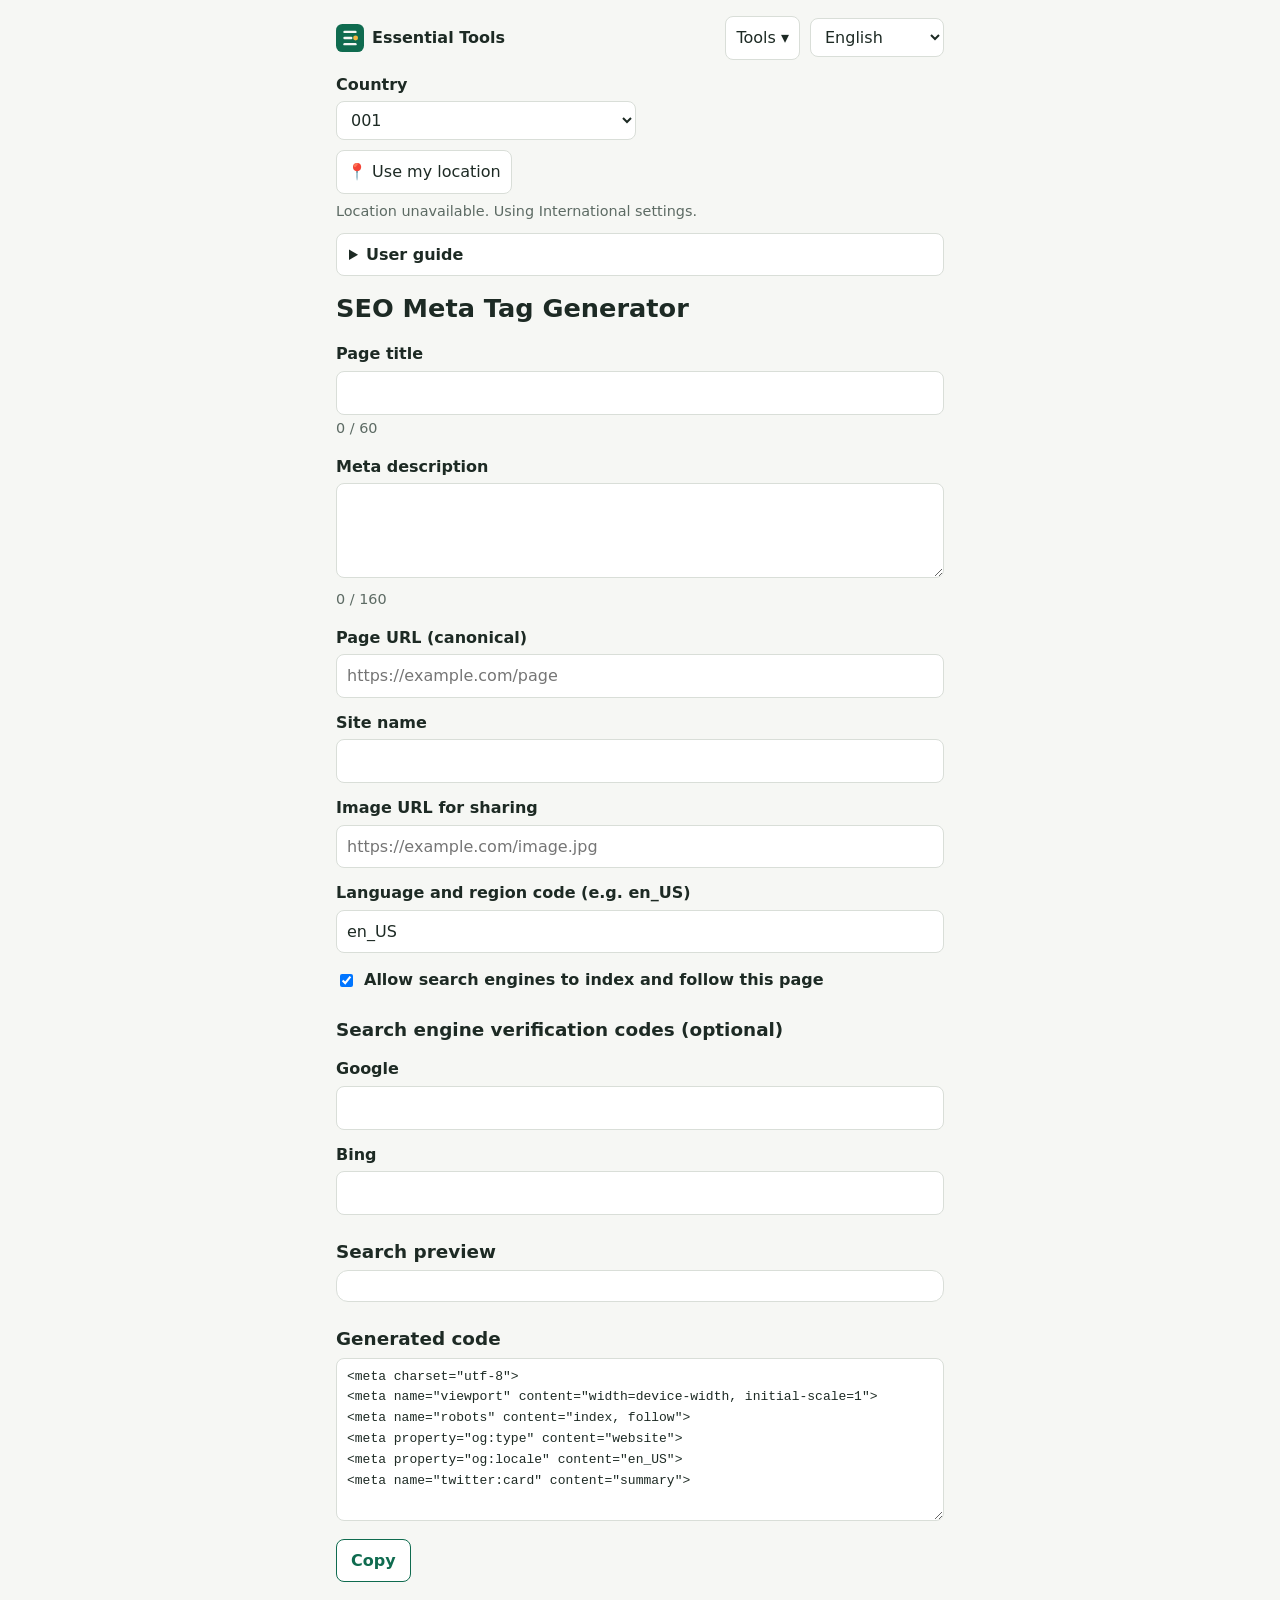
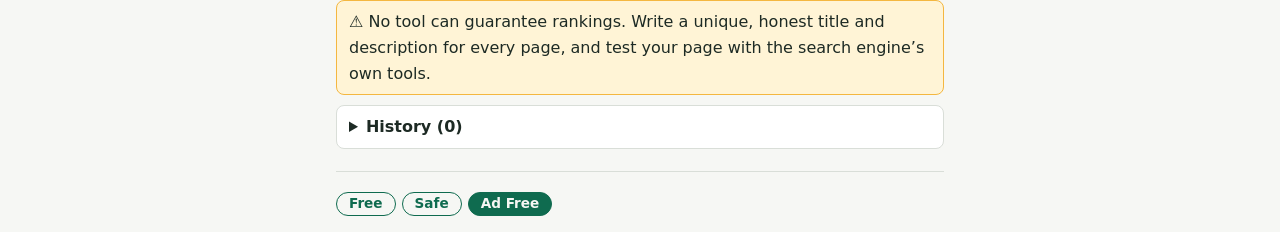
<file: seo.html>
<!doctype html>
<html lang="en">
<head>
<meta charset="utf-8">
<meta name="viewport" content="width=device-width, initial-scale=1, viewport-fit=cover">
<title>SEO Meta Tag Generator | Essential Tools</title>
<link rel="stylesheet" href="common.css">
<style>
textarea{width:100%;font:inherit;color:var(--tx);background:var(--sf);border:1px solid var(--ln);border-radius:8px;padding:8px 10px}
#out{font-family:ui-monospace,Menlo,Consolas,monospace;font-size:13px;direction:ltr;text-align:left}
h2.sh{font-size:1.15rem;margin:22px 0 4px}
.cnt{display:flex;justify-content:space-between;gap:10px;flex-wrap:wrap}
.cnt .mu{margin:2px 0}
.sr{background:#fff;color:#202124;border:1px solid var(--ln);border-radius:12px;padding:14px 16px;max-width:640px}
.sr .u{font-size:13px;color:#4d5156}.sr .tt{font-size:20px;color:#1a0dab;line-height:1.3;margin:2px 0}.sr .dd{font-size:14px;color:#4d5156}
</style>
</head>
<body>
<main>
<div id="et-top"></div>
<h1 id="t"></h1>
<label for="ti" id="l_ti"></label><input id="ti">
<div class="cnt"><span class="mu" id="ct"></span><span class="mu" id="mt"></span></div>
<label for="de" id="l_de"></label><textarea id="de" rows="3"></textarea>
<div class="cnt"><span class="mu" id="cd"></span><span class="mu" id="md"></span></div>
<label for="ur" id="l_ur"></label><input id="ur" type="url" placeholder="https://example.com/page">
<label for="sn" id="l_sn"></label><input id="sn">
<label for="im" id="l_im"></label><input id="im" type="url" placeholder="https://example.com/image.jpg">
<label for="lc" id="l_lc"></label><input id="lc" autocomplete="off">
<label class="chk" style="display:flex;gap:8px;align-items:center;margin-top:14px"><input type="checkbox" id="idx" style="width:auto"><span id="lidx"></span></label>
<h2 class="sh" id="h12"></h2>
<div id="w_vg" hidden><label for="vg" id="l_vg"></label><input id="vg" autocomplete="off"></div><div id="w_vb" hidden><label for="vb" id="l_vb"></label><input id="vb" autocomplete="off"></div><div id="w_vy" hidden><label for="vy" id="l_vy"></label><input id="vy" autocomplete="off"></div><div id="w_vz" hidden><label for="vz" id="l_vz"></label><input id="vz" autocomplete="off"></div><div id="w_vn" hidden><label for="vn" id="l_vn"></label><input id="vn" autocomplete="off"></div>
<h2 class="sh" id="h8"></h2>
<div class="sr" dir="auto"><div class="u" id="pvu"></div><div class="tt" id="pvt"></div><div class="dd" id="pvd"></div></div>
<h2 class="sh" id="h9"></h2>
<textarea id="out" rows="8" readonly spellcheck="false"></textarea>
<div style="margin-top:10px"><button type="button" class="btn" id="cp"></button></div>
<div id="et-bottom"></div>
</main>
<script src="common.js"></script>
<script>
const S={
en:"SEO Meta Tag Generator|Page title|Meta description|Page URL (canonical)|Site name|Image URL for sharing|Language and region code (e.g. en_US)|Allow search engines to index and follow this page|Search preview|Generated code|Copy|Copied|Search engine verification codes (optional)|Too long: it may be cut off in results.|Too short: add more detail.|No tool can guarantee rankings. Write a unique, honest title and description for every page, and test your page with the search engine’s own tools.",
bn:"এসইও মেটা ট্যাগ জেনারেটর|পেজের শিরোনাম|মেটা বিবরণ|পেজের URL (ক্যানোনিক্যাল)|সাইটের নাম|শেয়ারের জন্য ছবির URL|ভাষা ও অঞ্চল কোড (যেমন bn_BD)|সার্চ ইঞ্জিনকে এই পেজ ইনডেক্স ও ফলো করতে দিন|সার্চ প্রিভিউ|তৈরি কোড|কপি|কপি হয়েছে|সার্চ ইঞ্জিন ভেরিফিকেশন কোড (ঐচ্ছিক)|অনেক বড়: ফলাফলে কেটে যেতে পারে।|অনেক ছোট: আরও বিবরণ যোগ করুন।|কোনো টুলই র‍্যাঙ্কিংয়ের নিশ্চয়তা দিতে পারে না। প্রতিটি পেজের জন্য আলাদা ও সৎ শিরোনাম-বিবরণ লিখুন এবং সার্চ ইঞ্জিনের নিজস্ব টুল দিয়ে পেজ পরীক্ষা করুন।",
hi:"SEO मेटा टैग जनरेटर|पेज का शीर्षक|मेटा विवरण|पेज URL (कैनोनिकल)|साइट का नाम|शेयर के लिए इमेज URL|भाषा और क्षेत्र कोड (जैसे hi_IN)|सर्च इंजन को इस पेज को इंडेक्स और फ़ॉलो करने दें|सर्च प्रीव्यू|बना हुआ कोड|कॉपी|कॉपी हो गया|सर्च इंजन सत्यापन कोड (वैकल्पिक)|बहुत लंबा: नतीजों में कट सकता है।|बहुत छोटा: और विवरण जोड़ें।|कोई टूल रैंकिंग की गारंटी नहीं दे सकता। हर पेज के लिए अलग और ईमानदार शीर्षक व विवरण लिखें, और सर्च इंजन के अपने टूल से पेज जाँचें।",
ur:"ایس ای او میٹا ٹیگ جنریٹر|صفحے کا عنوان|میٹا تفصیل|صفحے کا URL (کینونیکل)|سائٹ کا نام|شیئر کے لیے تصویر کا URL|زبان اور علاقے کا کوڈ (مثلاً ur_PK)|سرچ انجن کو اس صفحے کو انڈیکس اور فالو کرنے دیں|سرچ پیش منظر|تیار کوڈ|کاپی|کاپی ہو گیا|سرچ انجن تصدیقی کوڈ (اختیاری)|بہت لمبا: نتائج میں کٹ سکتا ہے۔|بہت چھوٹا: مزید تفصیل شامل کریں۔|کوئی ٹول رینکنگ کی ضمانت نہیں دے سکتا۔ ہر صفحے کے لیے منفرد اور ایماندار عنوان اور تفصیل لکھیں اور سرچ انجن کے اپنے ٹولز سے صفحہ جانچیں۔",
ar:"منشئ وسوم SEO الوصفية|عنوان الصفحة|الوصف التعريفي|رابط الصفحة (الأساسي)|اسم الموقع|رابط الصورة للمشاركة|رمز اللغة والمنطقة (مثل ar_SA)|السماح لمحركات البحث بفهرسة هذه الصفحة وتتبع روابطها|معاينة البحث|الكود الناتج|نسخ|تم النسخ|رموز التحقق لمحركات البحث (اختياري)|طويل جدًا: قد يُقتطع في النتائج.|قصير جدًا: أضف مزيدًا من التفاصيل.|لا توجد أداة تضمن الترتيب. اكتب عنوانًا ووصفًا فريدين وصادقين لكل صفحة، واختبر صفحتك بأدوات محرك البحث نفسه.",
fa:"ساخت متاتگ سئو|عنوان صفحه|توضیحات متا|نشانی صفحه (کنونیکال)|نام سایت|نشانی تصویر برای اشتراک‌گذاری|کد زبان و منطقه (مثلاً fa_IR)|اجازه به موتورهای جستجو برای ایندکس و دنبال کردن این صفحه|پیش‌نمایش جستجو|کد تولیدشده|کپی|کپی شد|کدهای تأیید موتور جستجو (اختیاری)|خیلی بلند: ممکن است در نتایج بریده شود.|خیلی کوتاه: جزئیات بیشتری اضافه کنید.|هیچ ابزاری رتبه را تضمین نمی‌کند. برای هر صفحه عنوان و توضیح منحصربه‌فرد و صادقانه بنویسید و صفحه را با ابزارهای خود موتور جستجو آزمایش کنید.",
tr:"SEO Meta Etiketi Oluşturucu|Sayfa başlığı|Meta açıklama|Sayfa URL’si (canonical)|Site adı|Paylaşım için görsel URL’si|Dil ve bölge kodu (örn. tr_TR)|Arama motorlarının bu sayfayı dizinleyip izlemesine izin ver|Arama önizlemesi|Oluşturulan kod|Kopyala|Kopyalandı|Arama motoru doğrulama kodları (isteğe bağlı)|Çok uzun: sonuçlarda kesilebilir.|Çok kısa: daha fazla ayrıntı ekleyin.|Hiçbir araç sıralamayı garanti edemez. Her sayfa için benzersiz ve dürüst bir başlık ile açıklama yazın ve sayfanızı arama motorunun kendi araçlarıyla test edin.",
zh:"SEO 元标签生成器|页面标题|元描述|页面 URL（规范链接）|网站名称|分享图片 URL|语言和地区代码（例如 zh_CN）|允许搜索引擎索引并跟踪此页面|搜索预览|生成的代码|复制|已复制|搜索引擎验证码（可选）|过长：可能在结果中被截断。|过短：请添加更多内容。|没有任何工具能保证排名。请为每个页面撰写独特且真实的标题和描述，并用搜索引擎自带的工具测试页面。",
ja:"SEOメタタグ作成|ページタイトル|メタディスクリプション|ページURL（正規URL）|サイト名|共有用の画像URL|言語・地域コード（例：ja_JP）|検索エンジンにこのページのインデックスとリンクのたどりを許可する|検索プレビュー|生成されたコード|コピー|コピーしました|検索エンジンの確認コード（任意）|長すぎます：結果で切れる可能性があります。|短すぎます：もう少し詳しく書いてください。|順位を保証できるツールはありません。ページごとに独自で正直なタイトルと説明を書き、検索エンジン公式のツールでページを確認してください。",
ko:"SEO 메타 태그 생성기|페이지 제목|메타 설명|페이지 URL(캐노니컬)|사이트 이름|공유용 이미지 URL|언어 및 지역 코드(예: ko_KR)|검색엔진이 이 페이지를 색인하고 링크를 따라가도록 허용|검색 미리보기|생성된 코드|복사|복사됨|검색엔진 인증 코드(선택)|너무 깁니다: 결과에서 잘릴 수 있습니다.|너무 짧습니다: 내용을 더 추가하세요.|순위를 보장하는 도구는 없습니다. 페이지마다 고유하고 정직한 제목과 설명을 쓰고, 검색엔진의 공식 도구로 페이지를 점검하세요.",
ru:"Генератор мета-тегов SEO|Заголовок страницы|Мета-описание|URL страницы (canonical)|Название сайта|URL изображения для публикаций|Код языка и региона (например, ru_RU)|Разрешить поисковикам индексировать страницу и переходить по ссылкам|Предпросмотр в поиске|Готовый код|Копировать|Скопировано|Коды подтверждения для поисковых систем (необязательно)|Слишком длинно: в результатах может обрезаться.|Слишком коротко: добавьте деталей.|Ни один инструмент не гарантирует позиции. Пишите уникальные и честные заголовок и описание для каждой страницы и проверяйте страницу инструментами самих поисковиков.",
es:"Generador de metaetiquetas SEO|Título de la página|Meta descripción|URL de la página (canónica)|Nombre del sitio|URL de imagen para compartir|Código de idioma y región (p. ej., es_ES)|Permitir que los buscadores indexen y sigan esta página|Vista previa en buscadores|Código generado|Copiar|Copiado|Códigos de verificación de buscadores (opcional)|Demasiado largo: puede cortarse en los resultados.|Demasiado corto: añade más detalle.|Ninguna herramienta puede garantizar posiciones. Escribe un título y una descripción únicos y honestos para cada página y prueba tu página con las herramientas del propio buscador.",
fr:"Générateur de balises meta SEO|Titre de la page|Méta-description|URL de la page (canonique)|Nom du site|URL de l’image de partage|Code langue et région (p. ex. fr_FR)|Autoriser les moteurs de recherche à indexer et suivre cette page|Aperçu dans les résultats|Code généré|Copier|Copié|Codes de vérification des moteurs de recherche (facultatif)|Trop long : risque d’être tronqué dans les résultats.|Trop court : ajoutez des détails.|Aucun outil ne peut garantir un classement. Rédigez un titre et une description uniques et honnêtes pour chaque page, et testez votre page avec les outils du moteur de recherche.",
de:"SEO-Meta-Tag-Generator|Seitentitel|Meta-Beschreibung|Seiten-URL (kanonisch)|Seitenname|Bild-URL zum Teilen|Sprach- und Regionscode (z. B. de_DE)|Suchmaschinen erlauben, diese Seite zu indexieren und ihren Links zu folgen|Suchvorschau|Erzeugter Code|Kopieren|Kopiert|Verifizierungscodes der Suchmaschinen (optional)|Zu lang: kann in den Ergebnissen abgeschnitten werden.|Zu kurz: Fügen Sie mehr Details hinzu.|Kein Tool kann Rankings garantieren. Schreiben Sie für jede Seite einen einzigartigen, ehrlichen Titel und eine Beschreibung und testen Sie die Seite mit den Tools der Suchmaschine.",
pt:"Gerador de meta tags SEO|Título da página|Meta descrição|URL da página (canônica)|Nome do site|URL da imagem para compartilhamento|Código de idioma e região (ex.: pt_BR)|Permitir que mecanismos de busca indexem e sigam esta página|Prévia na busca|Código gerado|Copiar|Copiado|Códigos de verificação de buscadores (opcional)|Longo demais: pode ser cortado nos resultados.|Curto demais: adicione mais detalhes.|Nenhuma ferramenta garante posições. Escreva um título e uma descrição únicos e honestos para cada página e teste sua página com as ferramentas do próprio buscador.",
it:"Generatore di meta tag SEO|Titolo della pagina|Meta descrizione|URL della pagina (canonico)|Nome del sito|URL dell’immagine per la condivisione|Codice lingua e regione (es. it_IT)|Consenti ai motori di ricerca di indicizzare e seguire questa pagina|Anteprima nei risultati|Codice generato|Copia|Copiato|Codici di verifica dei motori di ricerca (facoltativo)|Troppo lungo: potrebbe essere troncato nei risultati.|Troppo corto: aggiungi più dettagli.|Nessuno strumento può garantire il posizionamento. Scrivi un titolo e una descrizione unici e onesti per ogni pagina e verifica la pagina con gli strumenti del motore di ricerca.",
nl:"SEO-metatag-generator|Paginatitel|Metabeschrijving|Pagina-URL (canoniek)|Sitenaam|Afbeeldings-URL om te delen|Taal- en regiocode (bijv. nl_NL)|Zoekmachines toestaan deze pagina te indexeren en te volgen|Zoekvoorbeeld|Gegenereerde code|Kopiëren|Gekopieerd|Verificatiecodes van zoekmachines (optioneel)|Te lang: kan in de resultaten worden afgekapt.|Te kort: voeg meer details toe.|Geen enkel hulpmiddel kan rankings garanderen. Schrijf voor elke pagina een unieke, eerlijke titel en beschrijving en test uw pagina met de tools van de zoekmachine zelf.",
pl:"Generator metatagów SEO|Tytuł strony|Meta opis|URL strony (kanoniczny)|Nazwa witryny|URL obrazu do udostępniania|Kod języka i regionu (np. pl_PL)|Zezwól wyszukiwarkom na indeksowanie i śledzenie tej strony|Podgląd w wyszukiwarce|Wygenerowany kod|Kopiuj|Skopiowano|Kody weryfikacyjne wyszukiwarek (opcjonalnie)|Za długie: może zostać ucięte w wynikach.|Za krótkie: dodaj więcej szczegółów.|Żadne narzędzie nie gwarantuje pozycji. Pisz unikalny, uczciwy tytuł i opis dla każdej strony i testuj stronę narzędziami samej wyszukiwarki.",
uk:"Генератор мета-тегів SEO|Заголовок сторінки|Мета-опис|URL сторінки (canonical)|Назва сайту|URL зображення для поширення|Код мови та регіону (наприклад, uk_UA)|Дозволити пошуковим системам індексувати сторінку й переходити за посиланнями|Попередній перегляд у пошуку|Згенерований код|Копіювати|Скопійовано|Коди підтвердження для пошукових систем (необов’язково)|Задовго: у результатах може обрізатися.|Закоротко: додайте подробиць.|Жоден інструмент не гарантує позицій. Пишіть унікальний і чесний заголовок та опис для кожної сторінки та перевіряйте сторінку інструментами самих пошуковиків.",
id:"Pembuat Meta Tag SEO|Judul halaman|Meta deskripsi|URL halaman (kanonis)|Nama situs|URL gambar untuk berbagi|Kode bahasa dan wilayah (mis. id_ID)|Izinkan mesin pencari mengindeks dan mengikuti halaman ini|Pratinjau pencarian|Kode yang dihasilkan|Salin|Tersalin|Kode verifikasi mesin pencari (opsional)|Terlalu panjang: mungkin terpotong di hasil.|Terlalu pendek: tambahkan detail.|Tidak ada alat yang bisa menjamin peringkat. Tulis judul dan deskripsi yang unik dan jujur untuk setiap halaman, lalu uji halaman dengan alat dari mesin pencari itu sendiri.",
ms:"Penjana Meta Tag SEO|Tajuk halaman|Meta perihalan|URL halaman (kanonik)|Nama tapak|URL imej untuk perkongsian|Kod bahasa dan wilayah (cth. ms_MY)|Benarkan enjin carian mengindeks dan mengikut halaman ini|Pratonton carian|Kod yang dijana|Salin|Disalin|Kod pengesahan enjin carian (pilihan)|Terlalu panjang: mungkin terpotong dalam hasil.|Terlalu pendek: tambah butiran.|Tiada alat yang boleh menjamin kedudukan. Tulis tajuk dan perihalan yang unik dan jujur untuk setiap halaman, dan uji halaman dengan alat enjin carian sendiri.",
th:"ตัวสร้างเมตาแท็ก SEO|ชื่อหน้า|เมตาดิสคริปชัน|URL ของหน้า (canonical)|ชื่อเว็บไซต์|URL รูปภาพสำหรับแชร์|รหัสภาษาและภูมิภาค (เช่น th_TH)|อนุญาตให้เสิร์ชเอนจินทำดัชนีและตามลิงก์ของหน้านี้|ตัวอย่างในการค้นหา|โค้ดที่สร้าง|คัดลอก|คัดลอกแล้ว|รหัสยืนยันเสิร์ชเอนจิน (ไม่บังคับ)|ยาวเกินไป: อาจถูกตัดในผลการค้นหา|สั้นเกินไป: เพิ่มรายละเอียด|ไม่มีเครื่องมือใดรับประกันอันดับได้ เขียนชื่อและคำอธิบายที่ไม่ซ้ำและตรงไปตรงมาสำหรับทุกหน้า และทดสอบหน้าด้วยเครื่องมือของเสิร์ชเอนจินเอง",
vi:"Trình tạo thẻ meta SEO|Tiêu đề trang|Mô tả meta|URL trang (canonical)|Tên trang web|URL hình ảnh để chia sẻ|Mã ngôn ngữ và khu vực (vd. vi_VN)|Cho phép công cụ tìm kiếm lập chỉ mục và theo dõi trang này|Xem trước tìm kiếm|Mã đã tạo|Sao chép|Đã sao chép|Mã xác minh công cụ tìm kiếm (tùy chọn)|Quá dài: có thể bị cắt trong kết quả.|Quá ngắn: hãy thêm chi tiết.|Không công cụ nào đảm bảo được thứ hạng. Hãy viết tiêu đề và mô tả độc đáo, trung thực cho từng trang, và kiểm tra trang bằng công cụ của chính công cụ tìm kiếm.",
ta:"SEO மெட்டா குறிச்சொல் உருவாக்கி|பக்கத் தலைப்பு|மெட்டா விளக்கம்|பக்க URL (canonical)|தளத்தின் பெயர்|பகிர்வதற்கான பட URL|மொழி மற்றும் பிராந்தியக் குறியீடு (எ.கா. ta_IN)|இந்தப் பக்கத்தை அட்டவணையிடவும் பின்தொடரவும் தேடுபொறிகளை அனுமதி|தேடல் முன்னோட்டம்|உருவாக்கிய குறியீடு|நகலெடு|நகலெடுக்கப்பட்டது|தேடுபொறி சரிபார்ப்புக் குறியீடுகள் (விருப்பம்)|மிக நீளம்: முடிவுகளில் வெட்டப்படலாம்.|மிகச் சிறியது: மேலும் விவரம் சேர்க்கவும்.|எந்தக் கருவியும் தரவரிசையை உறுதிப்படுத்த முடியாது. ஒவ்வொரு பக்கத்திற்கும் தனித்துவமான, நேர்மையான தலைப்பும் விளக்கமும் எழுதி, தேடுபொறியின் சொந்தக் கருவிகளால் பக்கத்தைச் சோதிக்கவும்.",
te:"SEO మెటా ట్యాగ్ జనరేటర్|పేజీ శీర్షిక|మెటా వివరణ|పేజీ URL (canonical)|సైట్ పేరు|షేరింగ్ కోసం చిత్రం URL|భాష మరియు ప్రాంత కోడ్ (ఉదా. te_IN)|ఈ పేజీని ఇండెక్స్ చేయడానికి, ఫాలో చేయడానికి సెర్చ్ ఇంజిన్‌లను అనుమతించండి|శోధన ప్రివ్యూ|రూపొందిన కోడ్|కాపీ|కాపీ అయింది|సెర్చ్ ఇంజిన్ ధృవీకరణ కోడ్‌లు (ఐచ్ఛికం)|చాలా పొడవు: ఫలితాల్లో కత్తిరించబడవచ్చు.|చాలా చిన్నది: మరిన్ని వివరాలు జోడించండి.|ఏ సాధనమూ ర్యాంకింగ్‌కు హామీ ఇవ్వలేదు. ప్రతి పేజీకి ప్రత్యేకమైన, నిజాయితీ గల శీర్షిక, వివరణ రాసి, సెర్చ్ ఇంజిన్ సొంత సాధనాలతో పేజీని పరీక్షించండి.",
mr:"SEO मेटा टॅग जनरेटर|पानाचे शीर्षक|मेटा वर्णन|पानाचा URL (canonical)|साइटचे नाव|शेअरसाठी प्रतिमा URL|भाषा आणि प्रदेश कोड (उदा. mr_IN)|सर्च इंजिनला हे पान इंडेक्स आणि फॉलो करू द्या|सर्च प्रिव्ह्यू|तयार कोड|कॉपी|कॉपी झाले|सर्च इंजिन पडताळणी कोड (ऐच्छिक)|खूप मोठे: निकालांत कापले जाऊ शकते.|खूप लहान: अधिक तपशील जोडा.|कोणतेही साधन रँकिंगची हमी देऊ शकत नाही. प्रत्येक पानासाठी वेगळे आणि प्रामाणिक शीर्षक व वर्णन लिहा आणि सर्च इंजिनच्या स्वतःच्या साधनांनी पान तपासा.",
ne:"SEO मेटा ट्याग जेनेरेटर|पृष्ठको शीर्षक|मेटा विवरण|पृष्ठको URL (canonical)|साइटको नाम|सेयरका लागि तस्बिर URL|भाषा र क्षेत्र कोड (जस्तै ne_NP)|खोज इन्जिनलाई यो पृष्ठ इन्डेक्स र फलो गर्न दिनुहोस्|खोज पूर्वावलोकन|तयार कोड|कपी|कपी भयो|खोज इन्जिन प्रमाणीकरण कोड (ऐच्छिक)|धेरै लामो: नतिजामा काटिन सक्छ।|धेरै छोटो: थप विवरण थप्नुहोस्।|कुनै उपकरणले रयाङ्किङको ग्यारेन्टी दिन सक्दैन। हरेक पृष्ठका लागि फरक र इमान्दार शीर्षक र विवरण लेख्नुहोस् र खोज इन्जिनकै आफ्नै उपकरणले पृष्ठ जाँच्नुहोस्।",
si:"SEO මෙටා ටැග් උත්පාදකය|පිටුවේ මාතෘකාව|මෙටා විස්තරය|පිටුවේ URL (canonical)|අඩවියේ නම|බෙදාගැනීම සඳහා රූප URL|භාෂා සහ කලාප කේතය (උදා. si_LK)|මෙම පිටුව සුචිගත කිරීමට සහ අනුගමනය කිරීමට සෙවුම් යන්ත්‍රවලට ඉඩ දෙන්න|සෙවුම් පෙරදසුන|සාදන ලද කේතය|පිටපත් කරන්න|පිටපත් කළා|සෙවුම් යන්ත්‍ර සත්‍යාපන කේත (විකල්ප)|ඉතා දිගයි: ප්‍රතිඵලවල කැපී යා හැක.|ඉතා කෙටියි: තවත් විස්තර එක් කරන්න.|කිසිදු මෙවලමකට ශ්‍රේණිගත කිරීම සහතික කළ නොහැක. සෑම පිටුවකටම අද්විතීය, අවංක මාතෘකාවක් සහ විස්තරයක් ලියා, සෙවුම් යන්ත්‍රයේම මෙවලම්වලින් පිටුව පරීක්ෂා කරන්න.",
sw:"Kitengeneza Meta Tag za SEO|Kichwa cha ukurasa|Maelezo ya meta|URL ya ukurasa (canonical)|Jina la tovuti|URL ya picha ya kushiriki|Msimbo wa lugha na eneo (mf. sw_KE)|Ruhusu injini tafuti kuorodhesha na kufuata ukurasa huu|Hakikisho la utafutaji|Msimbo uliotengenezwa|Nakili|Imenakiliwa|Misimbo ya uthibitisho wa injini tafuti (hiari)|Ni mrefu mno: inaweza kukatwa kwenye matokeo.|Ni mfupi mno: ongeza maelezo zaidi.|Hakuna zana inayoweza kuhakikisha nafasi ya juu. Andika kichwa na maelezo ya kipekee na ya kweli kwa kila ukurasa, na ujaribu ukurasa wako kwa zana za injini tafuti yenyewe.",
he:"מחולל תגי מטא ל-SEO|כותרת העמוד|תיאור מטא|כתובת העמוד (קנונית)|שם האתר|כתובת תמונה לשיתוף|קוד שפה ואזור (למשל he_IL)|אפשרו למנועי חיפוש לאנדקס ולעקוב אחרי העמוד הזה|תצוגה מקדימה בחיפוש|הקוד שנוצר|העתק|הועתק|קודי אימות של מנועי חיפוש (אופציונלי)|ארוך מדי: עלול להיחתך בתוצאות.|קצר מדי: הוסיפו פרטים.|אין כלי שמבטיח דירוג. כתבו כותרת ותיאור ייחודיים ויושרים לכל עמוד, ובדקו את העמוד בכלים של מנוע החיפוש עצמו.",
el:"Δημιουργός meta tags SEO|Τίτλος σελίδας|Meta περιγραφή|URL σελίδας (canonical)|Όνομα ιστότοπου|URL εικόνας για κοινοποίηση|Κωδικός γλώσσας και περιοχής (π.χ. el_GR)|Να επιτρέπεται στις μηχανές αναζήτησης να ευρετηριάζουν και να ακολουθούν τη σελίδα|Προεπισκόπηση αναζήτησης|Κώδικας που δημιουργήθηκε|Αντιγραφή|Αντιγράφηκε|Κωδικοί επαλήθευσης μηχανών αναζήτησης (προαιρετικά)|Πολύ μεγάλο: μπορεί να κοπεί στα αποτελέσματα.|Πολύ μικρό: προσθέστε λεπτομέρειες.|Κανένα εργαλείο δεν εγγυάται κατάταξη. Γράψτε μοναδικό και ειλικρινή τίτλο και περιγραφή για κάθε σελίδα και ελέγξτε τη σελίδα με τα εργαλεία της ίδιας της μηχανής αναζήτησης.",
sv:"SEO-metataggenerator|Sidtitel|Metabeskrivning|Sidans URL (kanonisk)|Webbplatsens namn|Bild-URL för delning|Språk- och regionkod (t.ex. sv_SE)|Låt sökmotorer indexera och följa den här sidan|Sökförhandsvisning|Genererad kod|Kopiera|Kopierat|Verifieringskoder för sökmotorer (valfritt)|För långt: kan klippas i resultaten.|För kort: lägg till mer information.|Inget verktyg kan garantera placeringar. Skriv en unik och ärlig titel och beskrivning för varje sida och testa sidan med sökmotorns egna verktyg."};
const S2={
en:"Fill in the fields and copy the code into the head section of your page. Everything is made in your browser and nothing is uploaded. Replace any sample text with your own.",
bn:"ঘরগুলো পূরণ করে কোডটি আপনার পেজের head অংশে বসান। সবকিছু আপনার ব্রাউজারেই হয়, কিছুই আপলোড হয় না। নমুনা লেখা নিজের লেখা দিয়ে বদলে নিন।",
hi:"खाने भरें और कोड को अपने पेज के head हिस्से में चिपकाएँ। सब कुछ आपके ब्राउज़र में होता है, कुछ अपलोड नहीं होता। नमूना पाठ को अपने पाठ से बदलें।",
ur:"خانے بھریں اور کوڈ اپنے صفحے کے head حصے میں لگائیں۔ سب کچھ آپ کے براؤزر میں ہوتا ہے، کچھ اپ لوڈ نہیں ہوتا۔ نمونے کا متن اپنے متن سے بدل دیں۔",
ar:"املأ الحقول وانسخ الكود إلى قسم head في صفحتك. كل شيء يتم في متصفحك ولا يُرفع أي شيء. استبدل النص التجريبي بنصك.",
fa:"فیلدها را پر کنید و کد را در بخش head صفحه‌تان بگذارید. همه‌چیز در مرورگر شما انجام می‌شود و چیزی آپلود نمی‌شود. متن نمونه را با متن خودتان عوض کنید.",
tr:"Alanları doldurun ve kodu sayfanızın head bölümüne kopyalayın. Her şey tarayıcınızda yapılır, hiçbir şey yüklenmez. Örnek metinleri kendi metninizle değiştirin.",
zh:"填写各项并将代码复制到页面的 head 部分。一切都在浏览器中完成，不会上传任何内容。请将示例文字替换为您自己的内容。",
ja:"項目を入力し、コードをページのhead内にコピーします。すべてブラウザ内で処理され、何もアップロードされません。サンプルの文章はご自身の内容に置き換えてください。",
ko:"항목을 채우고 코드를 페이지의 head 영역에 복사하세요. 모든 작업은 브라우저에서 이루어지며 아무것도 업로드되지 않습니다. 예시 문구는 직접 쓴 내용으로 바꾸세요.",
ru:"Заполните поля и скопируйте код в раздел head вашей страницы. Всё происходит в вашем браузере, ничего не загружается. Замените образцы текста своим.",
es:"Rellena los campos y copia el código en la sección head de tu página. Todo ocurre en tu navegador y no se sube nada. Sustituye el texto de ejemplo por el tuyo.",
fr:"Remplissez les champs et copiez le code dans la section head de votre page. Tout se passe dans votre navigateur, rien n’est envoyé. Remplacez les textes d’exemple par les vôtres.",
de:"Füllen Sie die Felder aus und kopieren Sie den Code in den head-Bereich Ihrer Seite. Alles passiert in Ihrem Browser, nichts wird hochgeladen. Ersetzen Sie Beispieltexte durch Ihre eigenen.",
pt:"Preencha os campos e copie o código para a seção head da sua página. Tudo acontece no seu navegador e nada é enviado. Troque os textos de exemplo pelos seus.",
it:"Compila i campi e copia il codice nella sezione head della tua pagina. Tutto avviene nel tuo browser e nulla viene caricato. Sostituisci i testi di esempio con i tuoi.",
nl:"Vul de velden in en kopieer de code naar het head-gedeelte van uw pagina. Alles gebeurt in uw browser, er wordt niets geüpload. Vervang voorbeeldteksten door uw eigen tekst.",
pl:"Wypełnij pola i skopiuj kod do sekcji head swojej strony. Wszystko dzieje się w przeglądarce, nic nie jest wysyłane. Zastąp przykładowe teksty własnymi.",
uk:"Заповніть поля та скопіюйте код у розділ head вашої сторінки. Усе відбувається у вашому браузері, нічого не завантажується. Замініть зразки тексту власними.",
id:"Isi kolom dan salin kode ke bagian head halaman Anda. Semua diproses di browser Anda dan tidak ada yang diunggah. Ganti teks contoh dengan teks Anda.",
ms:"Isi ruangan dan salin kod ke bahagian head halaman anda. Semuanya dilakukan dalam pelayar anda dan tiada apa dimuat naik. Gantikan teks contoh dengan teks anda.",
th:"กรอกช่องแล้วคัดลอกโค้ดไปไว้ในส่วน head ของหน้า ทุกอย่างทำในเบราว์เซอร์ของคุณ ไม่มีการอัปโหลดใดๆ แทนที่ข้อความตัวอย่างด้วยข้อความของคุณ",
vi:"Điền các ô và sao chép mã vào phần head của trang. Mọi thứ diễn ra trong trình duyệt của bạn, không tải lên gì cả. Thay văn bản mẫu bằng nội dung của bạn.",
ta:"புலங்களை நிரப்பி குறியீட்டை உங்கள் பக்கத்தின் head பகுதியில் ஒட்டவும். எல்லாம் உங்கள் உலாவியிலேயே நடக்கும், எதுவும் பதிவேற்றப்படாது. மாதிரி உரையை உங்கள் உரையால் மாற்றவும்.",
te:"ఫీల్డ్‌లు నింపి కోడ్‌ను మీ పేజీ head భాగంలో అతికించండి. అంతా మీ బ్రౌజర్‌లోనే జరుగుతుంది, ఏదీ అప్‌లోడ్ కాదు. నమూనా టెక్స్ట్‌ను మీ సొంత టెక్స్ట్‌తో మార్చండి.",
mr:"रकाने भरा आणि कोड तुमच्या पानाच्या head भागात चिकटवा. सर्व काही तुमच्या ब्राउझरमध्येच होते, काहीही अपलोड होत नाही. नमुना मजकूर तुमच्या मजकुराने बदला.",
ne:"खाली ठाउँ भरेर कोडलाई आफ्नो पृष्ठको head भागमा राख्नुहोस्। सबै कुरा तपाईंको ब्राउजरमै हुन्छ, केही अपलोड हुँदैन। नमुना पाठलाई आफ्नै पाठले बदल्नुहोस्।",
si:"ක්ෂේත්‍ර පුරවා කේතය ඔබේ පිටුවේ head කොටසට පිටපත් කරන්න. සියල්ල ඔබේ බ්‍රවුසරයේම සිදු වේ, කිසිවක් උඩුගත නොවේ. නියැදි පෙළ ඔබේම පෙළින් ප්‍රතිස්ථාපනය කරන්න.",
sw:"Jaza sehemu na unakili msimbo kwenye sehemu ya head ya ukurasa wako. Kila kitu hufanyika kwenye kivinjari chako, hakuna kinachopakiwa. Badilisha maandishi ya mfano na yako.",
he:"מלאו את השדות והעתיקו את הקוד לחלק head של העמוד. הכול מתבצע בדפדפן שלכם ושום דבר לא מועלה. החליפו את טקסט הדוגמה בטקסט שלכם.",
el:"Συμπληρώστε τα πεδία και αντιγράψτε τον κώδικα στην ενότητα head της σελίδας σας. Όλα γίνονται στον browser σας και τίποτα δεν ανεβαίνει. Αντικαταστήστε τα δείγματα κειμένου με δικά σας.",
sv:"Fyll i fälten och kopiera koden till head-delen på din sida. Allt sker i din webbläsare och inget laddas upp. Ersätt exempeltexterna med dina egna."};

const $=id=>document.getElementById(id),T=k=>ET.t(k),KEY="et_seo";
let D={ti:"",de:"",ur:"",sn:"",im:"",lc:"",idx:true,vg:"",vb:"",vy:"",vz:"",vn:"",ov:{}};
try{const s=JSON.parse(sessionStorage.getItem(KEY)||"null");if(s)D=Object.assign(D,s)}catch(e){}
const save=()=>{try{sessionStorage.setItem(KEY,JSON.stringify(D))}catch(e){}};
/* search engines that matter in some countries (verification meta tags): y = Yandex, z = Baidu, n = Naver */
const LOCAL={RU:"vy",KZ:"vy",CN:"vz",KR:"vn"};
const VF={vg:["Google","google-site-verification"],vb:["Bing","msvalidate.01"],vy:["Yandex","yandex-verification"],vz:["Baidu","baidu-site-verification"],vn:["Naver","naver-site-verification"]};
const defLoc=()=>{const c=ET.state.country,l=ET.state.lang;return c==="INT"?(l==="en"?"en_US":l):l+"_"+c};
const numTxt=n=>{try{return new Intl.NumberFormat(ET.state.lang).format(n)}catch(e){return String(n)}};
const esc=s=>String(s).replace(/&/g,"&amp;").replace(/"/g,"&quot;").replace(/</g,"&lt;").replace(/>/g,"&gt;");
/*GEN*/
function gen(){
const L=[],a=s=>L.push(s),m=(k,v)=>a('<meta '+k+' content="'+esc(v)+'">');
a('<meta charset="utf-8">');a('<meta name="viewport" content="width=device-width, initial-scale=1">');
if(D.ti)a("<title>"+esc(D.ti)+"</title>");
if(D.de)m('name="description"',D.de);
if(D.ur)a('<link rel="canonical" href="'+esc(D.ur)+'">');
m('name="robots"',D.idx?"index, follow":"noindex, nofollow");
a('<meta property="og:type" content="website">');
if(D.ti)m('property="og:title"',D.ti);if(D.de)m('property="og:description"',D.de);
if(D.ur)m('property="og:url"',D.ur);if(D.sn)m('property="og:site_name"',D.sn);if(D.im)m('property="og:image"',D.im);
m('property="og:locale"',D.lc||defLoc());
m('name="twitter:card"',D.im?"summary_large_image":"summary");
if(D.ti)m('name="twitter:title"',D.ti);if(D.de)m('name="twitter:description"',D.de);if(D.im)m('name="twitter:image"',D.im);
Object.keys(VF).forEach(k=>{if(D[k])m('name="'+VF[k][1]+'"',D[k])});
return L.join("\n")}
/*ENDGEN*/
function draw(){
const t=D.ti,d=D.de;let host=D.ur,path="";
try{const x=new URL(D.ur);host=x.host;path=x.pathname.split("/").filter(Boolean).join(" › ")}catch(e){}
$("pvt").textContent=t.length>60?t.slice(0,57)+"…":t;$("pvu").textContent=host+(path?" › "+path:"");$("pvd").textContent=d.length>160?d.slice(0,157)+"…":d;
$("ct").textContent=numTxt(t.length)+" / "+numTxt(60);$("cd").textContent=numTxt(d.length)+" / "+numTxt(160);
$("mt").textContent=t.length>60?T(13):(t.length&&t.length<30?T(14):"");
$("md").textContent=d.length>160?T(13):(d.length&&d.length<70?T(14):"");
const g=gen();$("out").value=g;$("out").rows=Math.min(24,g.split("\n").length+1)}
const IDS=["ti","de","ur","sn","im","lc","vg","vb","vy","vz","vn"],LB={ti:1,de:2,ur:3,sn:4,im:5,lc:6};
function vis(){Object.keys(VF).forEach(k=>{const rel=k==="vg"||k==="vb"||LOCAL[ET.state.country]===k;$("w_"+k).hidden=!(rel||D[k])})}
function labels(){
$("t").textContent=T(0);document.title=T(0)+" | Essential Tools";
Object.keys(LB).forEach(k=>{$("l_"+k).textContent=T(LB[k])});
$("lidx").textContent=T(7);$("h8").textContent=T(8);$("h9").textContent=T(9);$("cp").textContent=T(10);$("h12").textContent=T(12);
Object.keys(VF).forEach(k=>{$("l_"+k).textContent=VF[k][0]});
if(!D.ov.lc)$("lc").value=defLoc();else $("lc").value=D.lc;
$("lc").placeholder=defLoc();$("idx").checked=D.idx;vis();draw()}
IDS.forEach(k=>{const i=$(k);i.value=D[k]||"";i.addEventListener("input",()=>{D[k]=i.value;if(k==="lc")D.ov.lc=1;save();vis();draw()})});
$("idx").onchange=e=>{D.idx=e.target.checked;save();draw()};
$("cp").onclick=async()=>{const v=$("out").value;try{await navigator.clipboard.writeText(v)}catch(e){$("out").select();try{document.execCommand("copy")}catch(x){}}
$("cp").textContent=T(11);setTimeout(()=>{$("cp").textContent=T(10)},1500);ET.logNow(T(0)+": "+(D.ti||"—"))};
ET.start({id:"seo",file:"seo.html",S,S2,labels,guide:()=>ET.t2(0),warn:()=>T(15),currency:false});
</script>
</body>
</html>
</file>
<file: common.css>
/* Essential Tools: shared styles (loaded by every tool) */
:root{--bg:#f6f7f4;--sf:#fff;--tx:#1d2a24;--mu:#5d6b64;--ln:#d9ded8;--ac:#0f6b4f;--am:#f4b740;--hi:#e2f2ea;--wn:#fff4d6}
@media (prefers-color-scheme:dark){:root{--bg:#121815;--sf:#1a231f;--tx:#e8eee9;--mu:#9aa9a0;--ln:#2d3a34;--ac:#4cc29a;--hi:#17332a;--wn:#3a3115}}
*{box-sizing:border-box}
body{margin:0;background:var(--bg);color:var(--tx);font:16px/1.6 system-ui,"Segoe UI","Noto Sans","Nirmala UI",Arial,sans-serif;padding:env(safe-area-inset-top,0px) 0 env(safe-area-inset-bottom,0px)}
main{max-width:640px;margin:0 auto;padding:16px}
header{display:flex;align-items:center;gap:10px;flex-wrap:wrap}
.brand{display:flex;align-items:center;gap:8px;font-weight:700}
h1{font-size:1.6rem;margin:12px 0}
label{display:block;font-weight:600;margin:12px 0 4px}
input,select,button{font:inherit;color:var(--tx);background:var(--sf);border:1px solid var(--ln);border-radius:8px;padding:8px 10px}
input,select{width:100%}
button{cursor:pointer}
:focus-visible{outline:2px solid var(--ac);outline-offset:2px}
.row{display:flex;gap:8px}.row input{flex:1}.row select{width:auto}
.tools{position:relative;margin-inline-start:auto}
.menu{position:absolute;inset-inline-end:0;top:calc(100% + 6px);min-width:220px;background:var(--sf);border:1px solid var(--ln);border-radius:10px;padding:6px;z-index:5;box-shadow:0 6px 20px rgba(0,0,0,.15)}
.menu[hidden]{display:none}
.menu a{display:block;padding:8px 10px;border-radius:6px;color:var(--tx);text-decoration:none}
.menu a:hover,.menu a[aria-current]{background:var(--hi)}
header>select{width:auto;max-width:9rem}
.set{display:grid;grid-template-columns:1fr 1fr;gap:8px}
.loc{margin-top:10px}
.mu{color:var(--mu);font-size:.9rem;margin:6px 0}
details{margin:10px 0;border:1px solid var(--ln);border-radius:8px;background:var(--sf);padding:8px 12px}
summary{cursor:pointer;font-weight:600}
.warn{background:var(--wn);border:1px solid var(--am);border-radius:8px;padding:8px 12px;margin:18px 0 8px}
#et-hl{margin:8px 0;padding-inline-start:20px}
footer{margin-top:22px;border-top:1px solid var(--ln);padding-top:12px}
.badges{display:flex;gap:6px;flex-wrap:wrap;margin-top:8px}
.badges span{border:1.5px solid var(--ac);color:var(--ac);border-radius:99px;padding:0 12px;font-weight:600;font-size:.85rem}
.badges span:last-child{background:var(--ac);color:var(--bg)}
footer a{color:var(--ac);margin-inline-end:12px}
a.brand{color:var(--tx);text-decoration:none}
.grid{display:grid;gap:10px;grid-template-columns:repeat(auto-fill,minmax(220px,1fr));margin:16px 0}
.card{display:block;padding:16px;border:1px solid var(--ln);border-radius:12px;background:var(--sf);color:var(--tx);text-decoration:none;font-weight:600}
.card:hover,.card:focus-visible{border-color:var(--ac);background:var(--hi)}
[hidden]{display:none!important}
.btn{display:inline-block;padding:8px 14px;border:1px solid var(--ac);border-radius:8px;color:var(--ac);text-decoration:none;font-weight:600}
</file>
